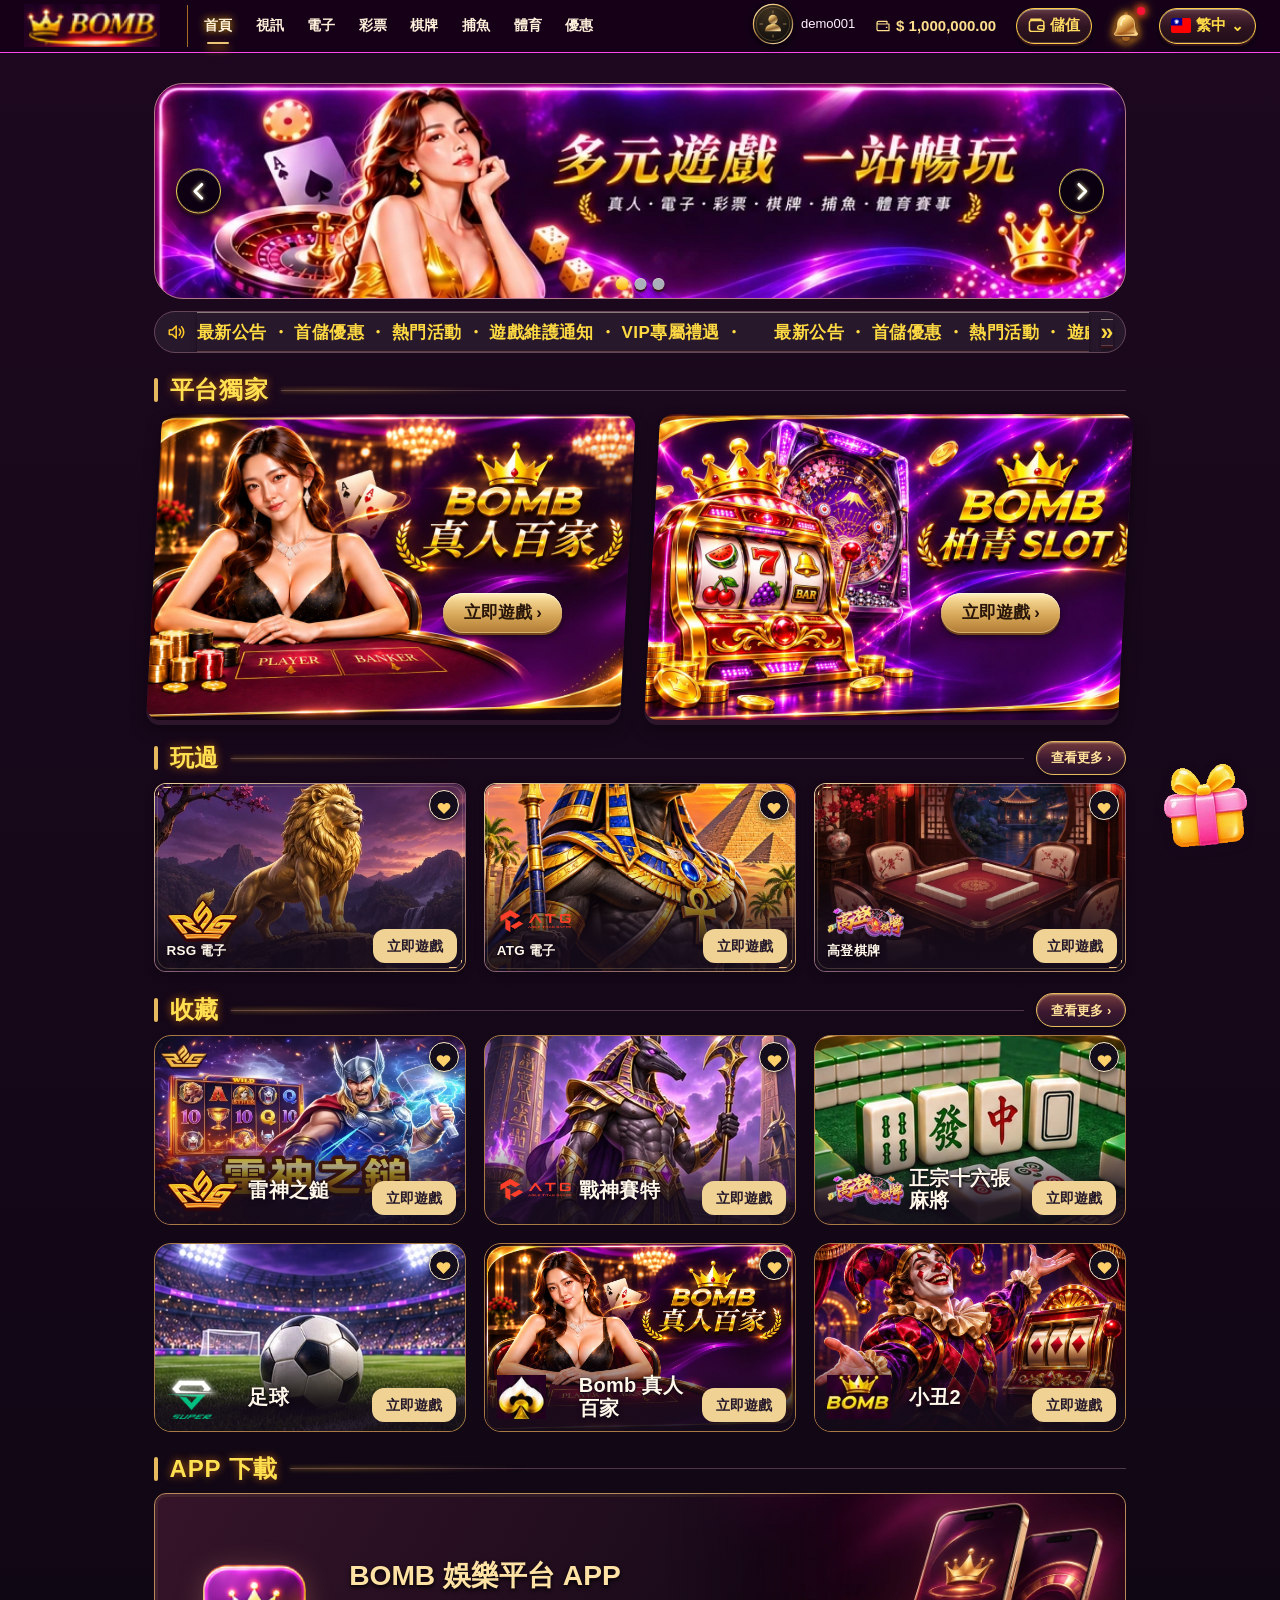
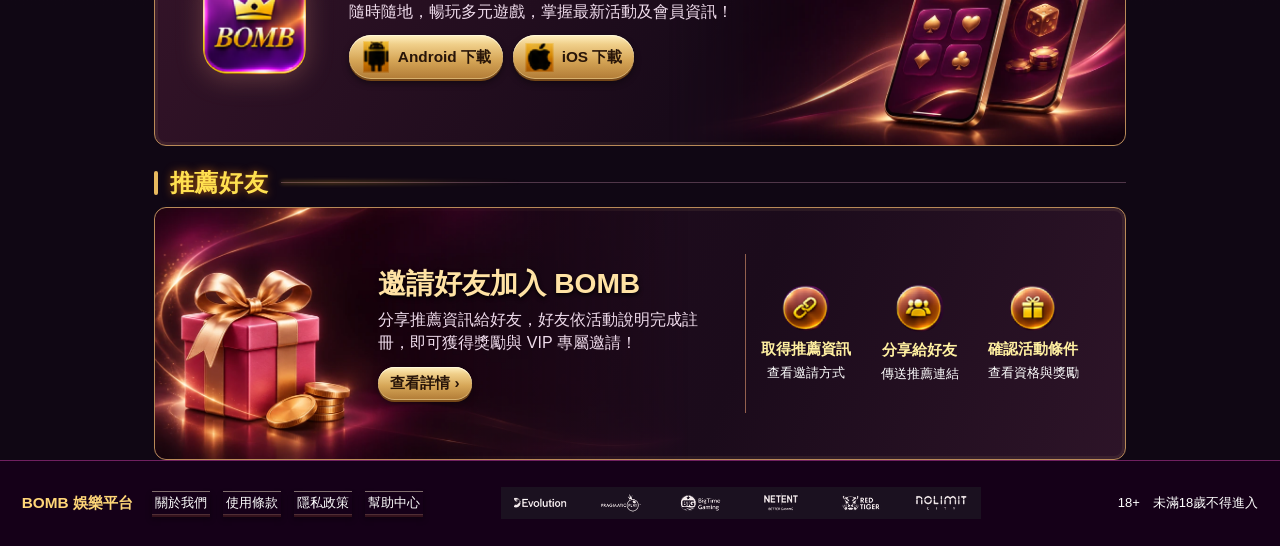
<file: assets/index.html>
<!doctype html><html lang="zh-Hant"><head><meta charset="utf-8"><title>BOMB 娛樂平台</title><script>location.replace("../index.html"+location.search+location.hash);</script></head><body><a href="../index.html">前往 BOMB 娛樂平台</a></body></html>
</file>
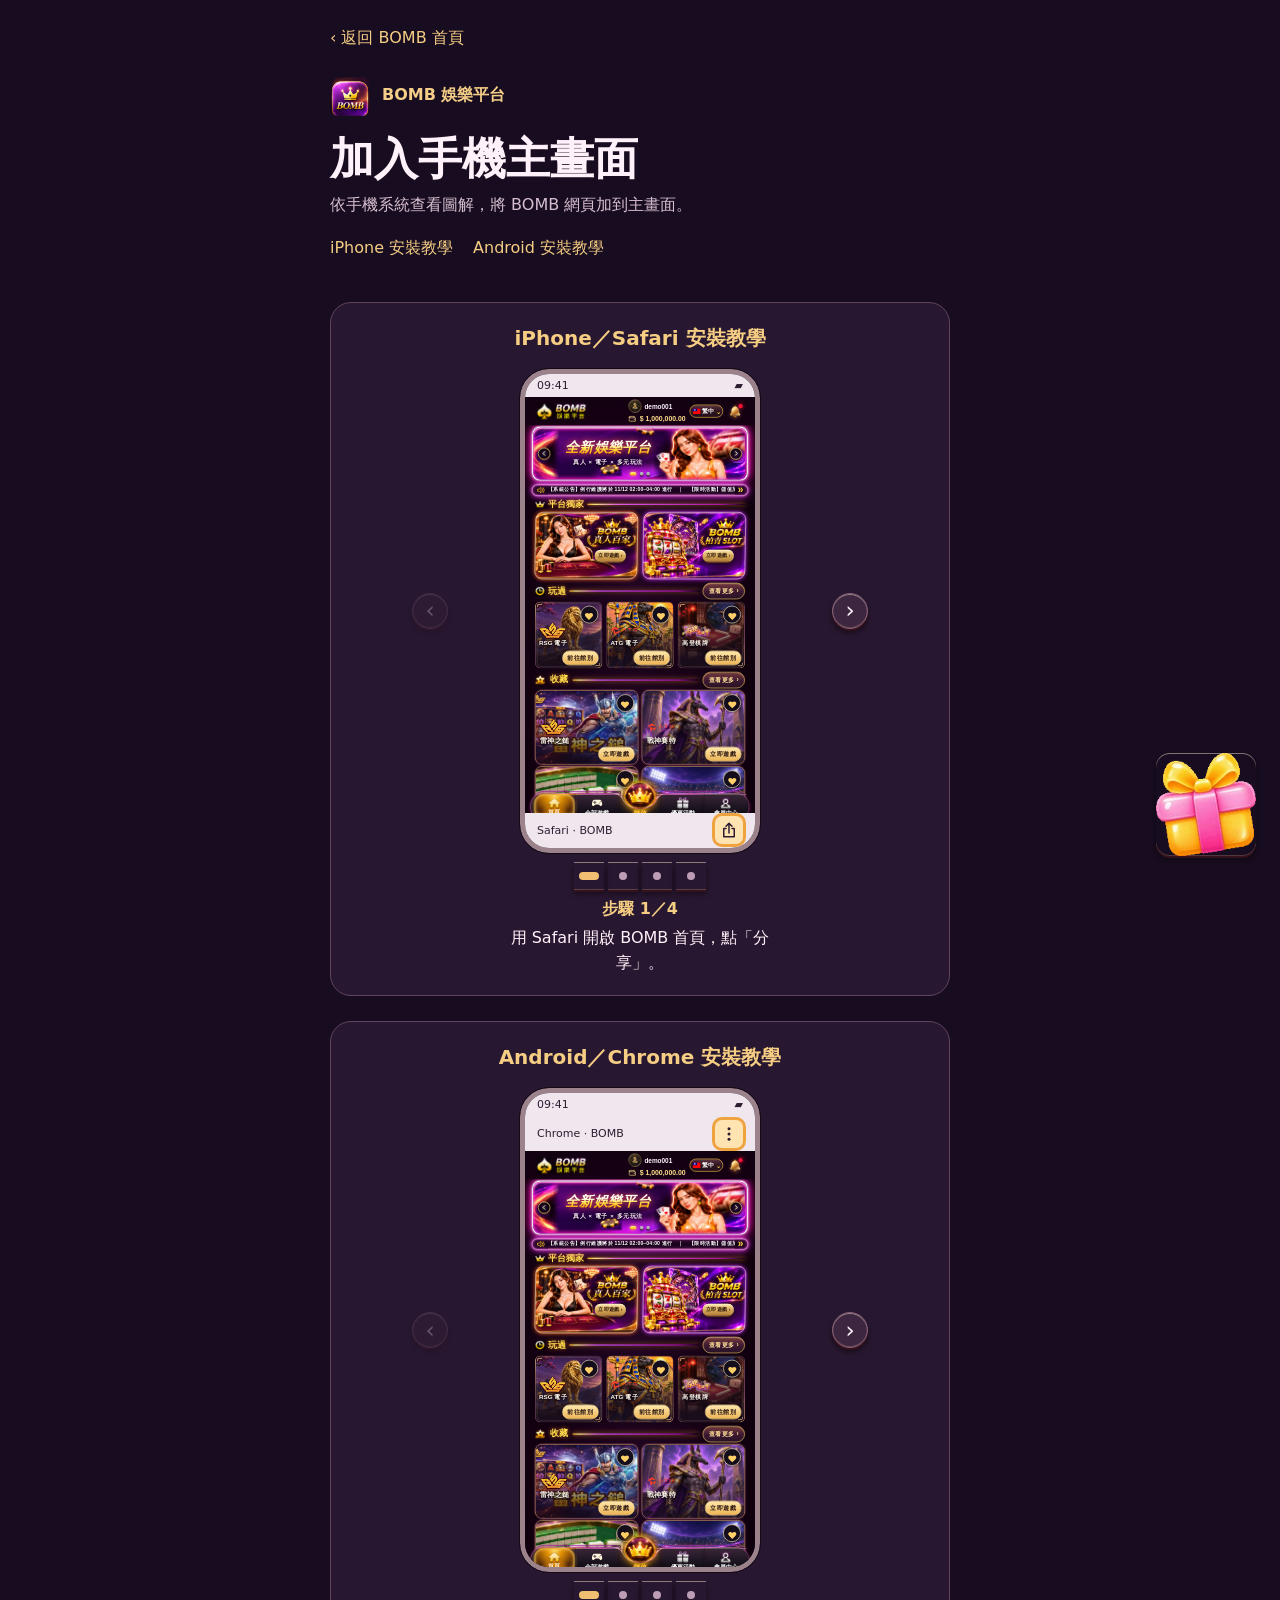
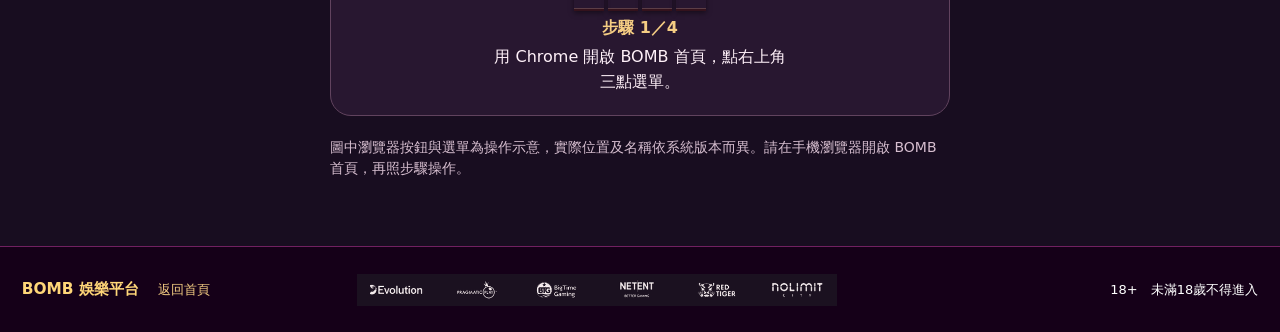
<file: app-guide.html>
<!doctype html>
<html lang="zh-Hant">
<head>
<meta charset="utf-8">
<meta name="viewport" content="width=device-width,initial-scale=1">
<title>BOMB｜加入手機主畫面</title>
<style>
*{box-sizing:border-box}
body{margin:0;background:#180d20;color:#fff1f9;font:16px/1.55 system-ui,"Microsoft JhengHei",sans-serif}
button,a{font:inherit;color:inherit}
a{color:#f5cd83;text-decoration:none}
button{cursor:pointer}
:focus-visible{outline:2px solid #ffd17e;outline-offset:3px}
main{width:min(100% - 32px,620px);margin:auto;padding:26px 0 66px}
header{padding:25px 0 16px}
.brand{display:flex;align-items:center;gap:12px;color:#f4cd87;font-weight:700}
.brand img{width:40px;height:40px}
h1{font-size:clamp(29px,7vw,44px);line-height:1.15;margin:18px 0 9px}
header p,.guide-note{margin:0;color:#d6becf}
nav{display:flex;gap:20px;margin:18px 0 0}
.tutorial{scroll-margin-top:14px;margin-top:25px;padding:20px 9px;border:1px solid #61435e;border-radius:21px;background:#281730;text-align:center}
.tutorial h2{margin:0 0 15px;font-size:20px;color:#f5cd83}
.stage{display:grid;grid-template-columns:minmax(34px,1fr) minmax(0,240px) minmax(34px,1fr);align-items:center}
.arrow{justify-self:center;width:36px;height:36px;border:1px solid #87607a;border-radius:50%;background:#3c2640;font-size:23px;line-height:1}
.arrow:disabled{opacity:.28;cursor:default}
.phone{height:484px;position:relative;overflow:hidden;border:5px solid #9c828b;outline:1px solid #130a16;border-radius:29px;background:#160d1e}
.screen{position:absolute;inset:23px 0 35px;overflow:hidden}
.screen iframe{width:390px;height:720px;transform:scale(var(--preview-scale,.59));transform-origin:top left;border:0;pointer-events:none}
.status,.browser-bar{position:absolute;left:0;right:0;background:#f0e6ee;color:#2c1d30;font-size:11px;display:flex;align-items:center;padding:0 12px;z-index:1}
.status{height:23px;top:0;justify-content:space-between}
.browser-bar{height:35px;bottom:0;justify-content:space-between}
[data-os="android"] .browser-bar{bottom:auto;top:23px}
[data-os="android"] .screen{top:58px;bottom:0}
.trigger{width:28px;height:28px;border-radius:7px;display:grid;place-items:center;font-size:18px}
.trigger svg{width:18px;height:18px;display:block}
.phone[data-step="0"] .trigger{outline:3px solid #efa33f;background:#ffe3b0}
.overlay{position:absolute;z-index:2;inset:0;display:grid;align-content:end;padding:14px;background:#10061888}
.overlay[hidden]{display:none}
.sheet{background:#f7eef5;color:#2d1a30;border-radius:14px;padding:16px 10px;text-align:left;font-size:13px}
.sheet p{margin:0 0 12px;font-weight:700}
.sheet strong{display:block;padding:9px 5px;border:2px solid #dc8f29;border-radius:7px;background:#ffebca}
.complete-phone{display:block;width:100%;height:484px;object-fit:contain}
.complete-phone[hidden]{display:none}
.dots{display:flex;justify-content:center;gap:4px;margin:9px 0 7px}
.dot{width:30px;height:28px;padding:0;border:0;background:none;display:grid;place-items:center}
.dot::before{content:"";height:8px;width:8px;background:#bd9db6;border-radius:20px}
.dot[aria-current="step"]::before{width:20px;background:#f0bf71}
.caption{min-height:77px;max-width:320px;margin:0 auto;padding:0 10px}
.caption strong{display:block;color:#f5cd83}
.caption p{margin:4px 0 0}
.guide-note{margin-top:21px;font-size:14px}
</style>
<link rel="stylesheet" href="bomb-final.css?v=44">
<style>.floating{display:none}
@media(min-width:900px){
.floating{position:fixed;display:grid;justify-items:center;gap:8px;right:24px;bottom:44px;z-index:90;touch-action:none}
.floating[style*="top:"]{bottom:auto}
#floatActions{display:grid;gap:7px}
#floatActions[hidden]{display:none}
#floatActions button,#floatToggle{cursor:pointer;color:white;background:#561b46;border:1px solid #f7cbef;border-radius:14px;padding:6px;min-width:80px}
#floatActions button{display:grid;justify-items:center;gap:4px}
#floatActions svg{width:32px;height:32px;fill:none;stroke:currentColor;stroke-width:2.7}
#floatToggle.is-collapsed{width:100px;padding:0;background:transparent;border:0}
.float-gift-icon{width:100%;display:block;pointer-events:none}
}
#bombQuickPanel{position:fixed;z-index:92;width:min(340px,calc(100vw - 100px));max-height:calc(100dvh - 30px);overflow:auto;padding:15px 14px 13px;border:1.5px solid #f3a9e4;border-radius:18px;background:linear-gradient(155deg,#501238 0%,#300b2a 70%,#27051e 100%);box-shadow:0 0 15px #ff5ce484, inset 0 0 16px #ff74c01f;color:#fff6e7;font-family:inherit}
#bombQuickPanel[hidden]{display:none!important}
#bombQuickPanel *{box-sizing:border-box}
.bqp-head{display:flex;gap:10px;align-items:center;padding-right:22px;margin-bottom:10px}
.bqp-icon{flex:none;width:42px;height:42px;display:grid;place-items:center;border:1px solid #f2bc75;border-radius:12px;background:linear-gradient(145deg,#7f1b55,#3e0a35);box-shadow:0 0 9px #f991a077;font-size:22px}
.bqp-title{font-size:19px;font-weight:800;color:#ffd75c}.bqp-sub{font-size:11px;color:#efd5e6;line-height:1.7;margin-top:4px}
.bqp-close{position:absolute;top:8px;right:10px;color:#ffe286;background:none;border:0;font-size:22px;cursor:pointer;line-height:1;padding:3px}
.bqp-items{display:grid;gap:7px;margin-top:11px}
.bqp-item{display:flex;gap:10px;align-items:center;width:100%;border:1px solid #a05283;border-radius:11px;padding:10px 11px;color:#ffe58c;text-align:left;background:#5b204a73;cursor:pointer;font:inherit;min-height:52px}
.bqp-item:hover,.bqp-item:focus-visible{background:#74345b;border-color:#ffd77e;outline:none}
.bqp-num{display:grid;place-items:center;flex:none;width:23px;height:23px;color:#281007;font-weight:800;font-size:12px;border-radius:50%;background:linear-gradient(#fff29f,#ffc51e)}
.bqp-rowtext{display:flex;flex-direction:column;gap:2px;flex:1}.bqp-rowtext strong{font-size:14px}.bqp-rowtext small{color:#d9aecb;font-size:10px}.bqp-chevron{font-size:17px;color:#ffe270}
.bqp-cta{display:block;width:100%;margin-top:11px;padding:10px 14px;border:0;border-radius:999px;background:linear-gradient(#fff7b2,#ffd43a 55%,#ec9d09);box-shadow:0 3px 11px #ffac4891;color:#2b1700;font-weight:900;font-size:15px;cursor:pointer}
.bqp-foot{margin:8px 0 0;text-align:center;font-size:10px;color:#b989ad}
@media(max-width:899px){#bombQuickPanel{display:none!important}}

</style>
<script src="app-install.js?v=43" defer></script><script src="demo-member.js" defer></script>
<link rel="stylesheet" href="shared-footer.css?v=56">
<script id="bomb-site-theme-js">
(() => {
  const key = 'bomb-site-settings';
  const themes = new Set(['original', 'red', 'navy', 'indigo', 'bronze', 'white', 'gold']);
  let settings = { theme: 'original', volume: 100, haptics: false };

  function restore() {
    try {
      const stored = JSON.parse(localStorage.getItem(key));
      if (!stored) return;
      const theme = { d:'white', e:'white', f:'bronze', g:'white', h:'gold' }[stored.theme] ?? stored.theme;
      settings = {
        theme: themes.has(theme) ? theme : 'original',
        volume: Number.isInteger(stored.volume) && stored.volume >= 0 && stored.volume <= 100 ? stored.volume : 100,
        haptics: stored.haptics === true
      };
    } catch { /* Use the current settings when storage is unavailable. */ }
  }

  function applyTheme() {
    if (settings.theme === 'original') delete document.documentElement.dataset.siteTheme;
    else document.documentElement.dataset.siteTheme = settings.theme;
  }

  function applyVolume() {
    for (const media of document.querySelectorAll('audio,video')) {
      media.volume = settings.volume / 100;
    }
  }

  restore();
  applyTheme();
  const previewTheme = location.pathname.endsWith('/index.html') && window.parent !== window
    ? new URLSearchParams(location.search).get('theme-preview') : null;
  if (themes.has(previewTheme)) {
    settings.theme = previewTheme;
    applyTheme();
    return;
  }

  const initControls = () => {
    const preview = document.querySelector('#site-home-preview');
    const saveTheme = document.querySelector('#site-theme-save');
    const themeStatus = document.querySelector('#site-theme-status');
    let draftTheme = settings.theme;

    function refreshPreview() {
      if (!preview) return;
      const src = 'index.html?theme-preview=' + encodeURIComponent(draftTheme);
      if (preview.getAttribute('src') !== src) preview.setAttribute('src',src);
      saveTheme.disabled = draftTheme === settings.theme;
    }

    const volume = document.querySelector('#site-volume');
    const volumeOutput = document.querySelector('#site-volume-value');
    const haptics = document.querySelector('#site-haptics');
    const status = document.querySelector('#site-haptic-status');

    function refresh() {
      applyTheme();
      applyVolume();
      for (const option of document.querySelectorAll('[name="site-theme"]')) {
        option.checked = option.value === draftTheme;
      }
      if (volume) {
        volume.value = settings.volume;
        volumeOutput.textContent = settings.volume + '%';
      }
      if (haptics) haptics.checked = settings.haptics;
      refreshPreview();
    }

    function save() {
      try { localStorage.setItem(key, JSON.stringify(settings)); }
      catch { /* Preferences still work in the current page. */ }
      refresh();
    }

    document.querySelector('#site-theme-options')?.addEventListener('change', event => {
      if (!event.target.matches('[name="site-theme"]')) return;
      if (!themes.has(event.target.value)) return;
      draftTheme = event.target.value;
      themeStatus.textContent = draftTheme === settings.theme ? '' : '預覽中，尚未儲存。';
      refreshPreview();
    });
    saveTheme?.addEventListener('click', () => {
      settings.theme = draftTheme;
      save();
      themeStatus.textContent = '配色已儲存。';
    });
    volume?.addEventListener('input', () => {
      settings.volume = Number(volume.value);
      save();
    });
    let audioContext;
    document.querySelector('#site-volume-test')?.addEventListener('click', async () => {
      if (!window.AudioContext || settings.volume === 0) return;
      try {
        audioContext ??= new AudioContext();
        await audioContext.resume();
        const now = audioContext.currentTime;
        const tone = audioContext.createOscillator();
        const level = audioContext.createGain();
        tone.frequency.value = 520;
        level.gain.setValueAtTime(0, now);
        level.gain.linearRampToValueAtTime(settings.volume / 100 * 0.12, now + 0.03);
        level.gain.linearRampToValueAtTime(0, now + 0.28);
        tone.connect(level).connect(audioContext.destination);
        tone.start(now);
        tone.stop(now + 0.28);
      } catch { /* Sound preview is optional on browsers that block audio. */ }
    });
    haptics?.addEventListener('change', () => {
      settings.haptics = haptics.checked;
      save();
      if (settings.haptics && !navigator.vibrate?.(18)) {
        status.textContent = '此瀏覽器目前無法播放震動。';
      } else {
        status.textContent = '';
      }
    });
    document.addEventListener('click', event => {
      if (!settings.haptics || !matchMedia('(max-width:899px) and (pointer:coarse)').matches) return;
      if (!event.target.closest('button:not(:disabled),a[href],.deposit-tile')) return;
      navigator.vibrate?.(12);
    });
    document.addEventListener('play', event => {
      if (event.target.matches('audio,video')) event.target.volume = settings.volume / 100;
    }, true);
    window.addEventListener('storage', event => {
      if (event.key !== key) return;
      const wasSaved = draftTheme === settings.theme;
      restore();
      if (wasSaved) draftTheme = settings.theme;
      refresh();
    });
    window.addEventListener('pageshow', () => {
      const wasSaved = draftTheme === settings.theme;
      restore();
      if (wasSaved) draftTheme = settings.theme;
      refresh();
    });
    refresh();
  };

  if (document.readyState === 'loading') document.addEventListener('DOMContentLoaded', initControls, { once:true });
  else initControls();
})();
</script>
</head>
<body>
<div class="app-install-strip" hidden>
  <img src="assets/app_logo.png" alt="" width="32" height="32">
  <strong>BOMB 娛樂平台</strong>
  <a class="app-install-link" href="#install-guides">APP 下載</a>
  <button class="app-install-dismiss" type="button" aria-label="關閉 APP 下載提示">×</button>
</div>
<main>
<a href="index.html">‹ 返回 BOMB 首頁</a>
<header id="install-guides">
<div class="brand"><img src="assets/app_logo.png" alt="">BOMB 娛樂平台</div>
<h1>加入手機主畫面</h1>
<p>依手機系統查看圖解，將 BOMB 網頁加到主畫面。</p>
<nav aria-label="系統教學"><a href="#ios">iPhone 安裝教學</a><a href="#android">Android 安裝教學</a></nav>
</header>
<div id="tutorials"></div>
<p class="guide-note">圖中瀏覽器按鈕與選單為操作示意，實際位置及名稱依系統版本而異。請在手機瀏覽器開啟 BOMB 首頁，再照步驟操作。</p>
</main>
<script>
const guides = [
  { id:'ios', title:'iPhone／Safari 安裝教學', browser:'Safari', trigger:'<svg viewBox="0 0 24 24" fill="none" stroke="currentColor" stroke-width="2" stroke-linecap="round" stroke-linejoin="round"><path d="M8 10H5v11h14V10h-3m-4 6V3m-4 4 4-4 4 4"/></svg>', steps:[
    ['用 Safari 開啟 BOMB 首頁，點「分享」。'],
    ['在分享選單往下找，點「加入主畫面」。','Safari 分享選單','＋ 加入主畫面'],
    ['確認名稱後點「加入」。如有「以網頁 App 開啟」選項，可先開啟。','加入主畫面','加入'],
    ['回到手機主畫面，點 BOMB 圖示即可開啟網頁。']
  ]},
  { id:'android', title:'Android／Chrome 安裝教學', browser:'Chrome', trigger:'<svg viewBox="0 0 24 24" fill="currentColor"><circle cx="12" cy="5" r="2"/><circle cx="12" cy="12" r="2"/><circle cx="12" cy="19" r="2"/></svg>', steps:[
    ['用 Chrome 開啟 BOMB 首頁，點右上角三點選單。'],
    ['在選單中點「加到主畫面」。','Chrome 選單','＋ 加到主畫面'],
    ['選擇「建立捷徑」，再確認新增。','加到主畫面','建立捷徑'],
    ['回到手機主畫面，點 BOMB 圖示即可開啟網頁。']
  ]}
];

for (const guide of guides) {
  const section=document.createElement('section');
  section.className='tutorial';
  section.id=guide.id;
  section.dataset.os=guide.id;
  section.innerHTML=`
    <h2>${guide.title}</h2>
    <div class="stage">
      <button class="arrow previous" type="button" aria-label="上一步">‹</button>
      <div class="phone" data-step="0">
        <div class="status" aria-hidden="true"><span>09:41</span><span>▰</span></div>
        <div class="screen" inert><iframe src="index.html?preview=app-guide" title="BOMB 手機版首頁" loading="lazy" tabindex="-1"></iframe></div>
        <div class="browser-bar" aria-hidden="true"><span>${guide.browser} · BOMB</span><span class="trigger">${guide.trigger}</span></div>
        <div class="overlay" hidden><div class="sheet"><p></p><strong></strong></div></div>

      </div>
      <img class="complete-phone" src="assets/app-guide/${guide.id}-home-screen.png" alt="${guide.title}完成畫面，BOMB 捷徑已出現在手機主畫面" loading="lazy" hidden>
      <button class="arrow next" type="button" aria-label="下一步">›</button>
    </div>
    <div class="dots">${guide.steps.map((_,i)=>`<button type="button" class="dot" data-step="${i}" aria-label="步驟 ${i+1}"></button>`).join('')}</div>
    <div class="caption" aria-live="polite"><strong></strong><p></p></div>`;
  const find=selector=>section.querySelector(selector);
  const dots=[...section.querySelectorAll('.dot')];
  const preview=find('.screen');
  new ResizeObserver(([entry]) => {
    preview.style.setProperty('--preview-scale', entry.contentRect.width / 390);
  }).observe(preview);
  let step=0;
  function render(index) {
    step=index;
    const [text, title, item]=guide.steps[step];
    find('.phone').dataset.step=step;
    find('.previous').disabled=step===0;
    find('.next').disabled=step===guide.steps.length-1;
    find('.overlay').hidden=!title;
    find('.sheet p').textContent=title||'';
    find('.sheet strong').textContent=item||'';
    const complete=step===guide.steps.length-1;
    find('.phone').hidden=complete;
    find('.complete-phone').hidden=!complete;
    find('.caption strong').textContent=`步驟 ${step+1}／${guide.steps.length}`;
    find('.caption p').textContent=text;
    dots.forEach((dot,i)=>dot.setAttribute('aria-current',i===step?'step':'false'));
  }
  find('.previous').addEventListener('click',()=>render(step-1));
  find('.next').addEventListener('click',()=>render(step+1));
  dots.forEach((dot,i)=>dot.addEventListener('click',()=>render(i)));
  render(0);
  document.getElementById('tutorials').append(section);
}
if (location.hash) document.getElementById(location.hash.slice(1))?.scrollIntoView();
</script>
<aside class="floating" aria-label="快速工具"><div id="floatActions" hidden><button data-action="help" aria-label="客服中心"><svg viewBox="0 0 40 40" aria-hidden="true" focusable="false"><path d="M6 24v-4a14 14 0 0 1 28 0v4m0 6c0 5-4 7-9 7"/><rect x="5" y="19" width="6" height="12" rx="2"/><rect x="29" y="19" width="6" height="12" rx="2"/></svg><span>客服中心</span></button><button data-action="promo" aria-label="優惠活動"><svg viewBox="0 0 40 40" aria-hidden="true" focusable="false"><rect x="5" y="15" width="30" height="8" rx="2"/><path d="M8 23v13h24V23M20 15v21m0-21c-15 0-12-12-5-8l5 8c15 0 12-12 5-8z"/></svg><span>優惠活動</span></button><button data-action="referral" aria-label="推薦好友"><svg viewBox="0 0 40 40" aria-hidden="true" focusable="false"><circle cx="14" cy="13" r="6"/><circle cx="28" cy="12" r="6"/><path d="M4 33v-2a10 10 0 0 1 20 0v2zm22-12a9 9 0 0 1 10 9v3h-7"/></svg><span>推薦好友</span></button></div><button id="floatToggle" class="is-collapsed" aria-expanded="false" aria-controls="floatActions" aria-label="展開工具列"><img src="assets/desktop-home/gift.webp" alt="" aria-hidden="true" class="float-gift-icon"></button></aside><dialog id="guide-tools-dialog"><h3></h3><p></p><form method="dialog"><button>關閉</button></form></dialog>
<script>
function showModal(title,message) {
  const panel = document.querySelector('#guide-tools-dialog');
  panel.querySelector('h3').textContent = title;
  panel.querySelector('p').textContent = message;
  panel.showModal();
}
</script><script src="site-2.js?v=48"></script><script src="site-3.js"></script><footer class="footer shared-footer"><span>BOMB 娛樂平台</span><div><a href="index.html">返回首頁</a></div><picture class="footer-partners"><source media="(prefers-reduced-motion: reduce)" srcset="assets/desktop-home/partners.webp"><img src="assets/desktop-home/partners.gif" width="900" height="60" alt="合作商"></picture><span>18+　未滿18歲不得進入</span></footer><link rel="stylesheet" href="button-depth.css">
<style id="bomb-site-theme-css">
#settingsView .settings-back { display:none; }
.settings-panel {
  margin:14px 0; padding:clamp(12px,2vw,22px); border:1px solid #8a6650;
  border-radius:12px; background:#281629; color:#fff0d8;
}
.settings-panel h2 { margin:0 0 14px; font-size:18px; }
.settings-options {
  display:grid; grid-template-columns:repeat(auto-fit,minmax(min(100%,120px),1fr));
  gap:10px; padding:0; margin:0; border:0; min-inline-size:0;
}
.settings-option { position:relative; display:grid; gap:6px; cursor:pointer; }
.settings-option input { position:absolute; inset:0; opacity:0; width:100%; height:100%; margin:0; cursor:pointer; }
.settings-option span {
  display:grid; gap:5px; align-content:start; height:100%; padding:7px;
  border:1px solid #a089756e; border-radius:8px; font-weight:650;
}
.settings-option small { font-size:12px; font-weight:500; }
.settings-option input:checked + span { outline:2px solid #d4a65d; outline-offset:-2px; }
.settings-option input:focus-visible + span { outline:2px solid #b08341; outline-offset:2px; }
.settings-option i {
  display:block; height:26px; border-radius:5px; border:1px solid #8e795a;
  background:linear-gradient(106deg,var(--swatch-base) 0 55%,var(--swatch-panel) 55% 80%,var(--swatch-accent,#d6aa61) 80%);
}
.settings-original { --swatch-base:#1d081f; --swatch-panel:#421c35; }
.settings-volume { display:flex; flex-wrap:wrap; align-items:center; gap:10px; }
.settings-volume input { flex:1 1 130px; min-width:0; accent-color:#c89649; }
.settings-volume output { min-width:45px; text-align:end; font-variant-numeric:tabular-nums; }
.settings-volume button { padding:6px 14px; }
.settings-haptics { display:none; }
@media (max-width:899px) {
  #settingsView .settings-back { display:inline-flex; margin-block-end:10px; }
  .settings-haptics { display:block; }
  .settings-haptics label { display:flex; justify-content:space-between; align-items:center; gap:12px; }
  .settings-haptics input { width:22px; height:22px; accent-color:#c89649; }
  #site-haptic-status:empty { display:none; }
}


html[data-site-theme] body {
  background:var(--site-bg) !important;
  color:var(--site-heading);
}
html[data-site-theme] body :is(.top,.mobile-bottom,.mobile-nav,#bombQuickPanel,.dropdown,.floating) {
  background-color:#252426;
}
html[data-site-theme] body :is(.top,.mobile-bottom,.mobile-nav,#bombQuickPanel,.dropdown) {
  background-image:linear-gradient(180deg,#333236,#202023) !important;
  border-color:#746852;
  color:var(--site-bar-ink);
}
html[data-site-theme] body :is(
  .deposit-side,.deposit-tile,.deposit-notes,.withdraw-form,.withdraw-turnover,
  .profile-panel,.member-tile-panel,.personal-account,.transfer-grid li,.transfer-toolbar,
  .catalog-card,.catalog-categories,.desktop-game-card,.announcement,.news,.settings-panel,
  #bombQuickPanel .bqp-item
) {
  background:var(--site-surface) !important;
  border-color:var(--site-edge) !important;
  color:var(--site-ink);
}
html[data-site-theme] body :is(.deposit-content > div > h1,.deposit-content header > h1,.deposit-content legend,.section-head h2) {
  color:var(--site-heading);
}
html[data-site-theme] body :is(.deposit-tile strong,.deposit-tile .deposit-range,.deposit-side h2,
  .withdraw-count-label,.withdraw-count-value,.withdraw-count-value strong,.withdraw-row output,
  .withdraw-row strong,.withdraw-form small,.deposit-notes h2,#depositForm :is(h2,label[for])) {
  color:var(--site-ink);
}
html[data-site-theme] body :is(.bind-form,#depositForm) :is(input:not([type="radio"],[type="checkbox"]),select) {
  background:var(--site-field);
  border-color:var(--site-edge);
  color:var(--site-ink);
}
html[data-site-theme] :is(.deposit-side,.member-tile-panel) :is(a,button):not([aria-current="page"],.goldbtn) {
  color:var(--site-ink);
}

/* The preview uses the same color tokens as the surrounding page. */
.settings-preview {
  margin-block-start:16px; overflow:hidden; border:1px solid var(--site-edge,#89614e);
  border-radius:10px; background:var(--site-bg,#1d081f); color:var(--site-heading,#ffe2a0);
}
.settings-preview header {
  display:flex; align-items:center; justify-content:space-between; gap:8px;
  padding:9px 12px; background:var(--site-surface,#421c35); color:var(--site-ink,#fff0d8);
}
.settings-preview header small { font-size:12px; }
.settings-preview-body { padding:clamp(10px,2vw,16px); }
.settings-preview-body > strong { display:block; margin-block-end:8px; }
.settings-preview-card {
  display:flex; flex-wrap:wrap; align-items:center; justify-content:space-between; gap:8px;
  padding:10px; border:1px solid var(--site-edge,#89614e); border-radius:8px;
  background:var(--site-surface,#421c35); color:var(--site-ink,#fff0d8);
}
.settings-preview-action {
  padding:5px 9px; border:1px solid #e0b370; border-radius:8px;
  color:#2d2116; background:linear-gradient(#fff1c1,#cca056);
}

@media (min-width:900px) {
  html body .deposit-layout .deposit-side > nav > :is(a,button) {
    display:flex; justify-content:center; align-items:center; gap:6px; text-align:center;
    min-height:38px; padding-inline:10px;
  }
  html body .deposit-layout .deposit-side :is(h2,nav h2) { text-align:center; }
}
@media (max-width:899px) {
  .member-mobile-services .member-download-tile { grid-column:1/-1; }
  .member-mobile-services .member-download-tile a {
    grid-auto-flow:column; justify-content:center; align-items:center; gap:8px; min-height:44px;
  }
  .member-download-tile .account-tile-icon { width:24px; height:24px; padding:3px; }
}

/* Use theme colors for both the resting surface and its interaction states. */
html[data-site-theme] {
  --site-active:#684c29;
  --site-raise:inset 0 1px 0 #fff5dc50,0 2px 0 color-mix(in srgb,var(--site-edge),#121212 35%),0 4px 5px #0003;
  --site-pressed:inset 0 2px 4px #0004,0 1px 2px #0004;
}
html[data-site-theme] body :is(
  .deposit-layout .deposit-side nav > :is(a,button),.account-tiles > :is(a,button),
  .catalog-categories button,.catalog-favorites,.profile-tabs button,.inbox-filters button,
  .deposit-quick button,.outline-gold,.bind-tabs button,.room-transfer [data-confirm],
  .bqp-item,.modal-content-list button
) {
  background:var(--site-surface) !important; color:var(--site-ink) !important;
  border-color:var(--site-edge) !important; box-shadow:var(--site-raise) !important;
}
html[data-site-theme] body :is(
  .deposit-layout .deposit-side nav > :is(a,button),.account-tiles > :is(a,button),
  .catalog-categories button,.catalog-favorites,.profile-tabs button,.inbox-filters button,
  .deposit-quick button,.outline-gold,.bind-tabs button,.room-transfer [data-confirm],
  .bqp-item,.modal-content-list button
):is(:hover,:focus-visible):not(:disabled,[aria-disabled="true"]) {
  background:color-mix(in srgb,var(--site-surface),var(--site-accent) 16%) !important;
  border-color:var(--site-accent) !important;
}
html[data-site-theme] body :is(
  .deposit-layout nav,.catalog-categories,.profile-tabs,.inbox-filters,.bind-tabs,.primary-menu,.mobile-bottom
) :is([aria-current="page"],[aria-current="location"],[aria-pressed="true"],.selected,.active) {
  background:var(--site-action) !important;
  color:var(--site-action-ink) !important; border-color:var(--site-accent) !important;
}
html[data-site-theme] body .mobile-bottom :is([aria-current="page"],.active) :is(svg,span) { color:inherit; }
html[data-site-theme] body :is(
  .deposit-layout nav > :is(a,button),.catalog-categories button,.outline-gold,.goldbtn,.catalog-favorites,
  .profile-tabs button,.inbox-filters button,.deposit-quick button,.bqp-item,.modal-content-list button
):active:not(:disabled,[aria-disabled="true"]) { box-shadow:var(--site-pressed) !important; }

html[data-site-theme] body :is(
  .modal,.bank-examples,.room-transfer,.saved-games-dialog,#saved-games-dialog,
  .live-detail-dialog,#event-details,#sports-event,#bombQuickPanel,.avatar-dialog,
  .catalog-controls input,.marquee,.catalog-card footer,.desktop-game-caption,
  .member-app-tile,.withdraw-turnover,.room-transfer-direction div
) {
  background:var(--site-surface) !important; color:var(--site-ink) !important;
  border-color:var(--site-edge) !important;
}
html[data-site-theme] body :is(.catalog-controls input,.room-transfer input,.modal input) {
  background:var(--site-field) !important; color:var(--site-ink) !important;
  border-color:var(--site-edge) !important;
}
html[data-site-theme] body :is(.catalog-controls input,.room-transfer input,.modal input)::placeholder {
  color:var(--site-ink); opacity:.7;
}
html[data-site-theme] body :is(
  .modal,.bank-examples,.room-transfer,.live-detail-dialog,#saved-games-dialog,
  #bombQuickPanel,.catalog-card footer,.desktop-game-caption,.withdraw-turnover
) :is(h1,h2,h3,p,strong,small,output,.bqp-title,.bqp-sub,.bqp-chevron) {
  color:var(--site-ink); text-shadow:none;
}
html[data-site-theme] body .room-transfer header { background:var(--site-field); }
html[data-site-theme] body :is(.hero,.marquee,.mobile-bottom,.mobile-nav,.catalog-card) {
  border-color:var(--site-edge) !important; box-shadow:0 3px 9px #0003 !important;
}
html[data-site-theme] body :is(.hero)::before,
html[data-site-theme] body :is(.mobile-bottom,.mobile-nav)::before {
  border-color:var(--site-edge) !important; box-shadow:none !important;
}
html[data-site-theme] body :is(.catalog-group h2,.desktop-game-section h2,.marquee a) { color:var(--site-heading); }
html[data-site-theme] body .marquee a { color:var(--site-ink); }
html[data-site-theme] body .account-tiles .account-tile-icon { color:inherit; }
html[data-site-theme] body .deposit-layout nav [aria-current="page"] .account-tile-icon { color:#523819; }

.settings-red { --swatch-base:#121212; --swatch-panel:#441012; --swatch-accent:#ffb464; }
html[data-site-theme="red"] {
  --site-bg:#121212; --site-surface:#441012; --site-field:#280a0b; --site-ink:#fff1dc;
  --site-heading:#ffd08a; --site-edge:#794039; --site-bar:#211314; --site-bar-ink:#ffe6d4; --site-accent:#ffb464;
  --site-action:linear-gradient(#a51e19,#620906); --site-action-ink:#fff7e9;
}

.settings-navy { --swatch-base:#090f26; --swatch-panel:#142348; --swatch-accent:#e9c578; }
html[data-site-theme="navy"] {
  --site-bg:#090f26; --site-surface:#142348; --site-field:#101a36; --site-ink:#eef2ff;
  --site-heading:#f0d69b; --site-edge:#526184; --site-bar:#101a34; --site-bar-ink:#eef2ff; --site-accent:#e9c578;
  --site-action:linear-gradient(#ead091,#bc8c47); --site-action-ink:#24160a;
}

.settings-indigo { --swatch-base:#100d1d; --swatch-panel:#241936; --swatch-accent:#dfbf83; }
html[data-site-theme="indigo"] {
  --site-bg:#100d1d; --site-surface:#241936; --site-field:#1a1229; --site-ink:#f6edff;
  --site-heading:#f1d49c; --site-edge:#634a7d; --site-bar:#191126; --site-bar-ink:#f6edff; --site-accent:#dfbf83;
  --site-action:linear-gradient(#70519c,#3b245e); --site-action-ink:#fff7e9;
}

.settings-bronze { --swatch-base:#21160f; --swatch-panel:#38241a; --swatch-accent:#e1a765; }
html[data-site-theme="bronze"] {
  --site-bg:#21160f; --site-surface:#38241a; --site-field:#2b1b13; --site-ink:#fff0dc;
  --site-heading:#f1c287; --site-edge:#805b42; --site-bar:#2c1c14; --site-bar-ink:#fff0dc; --site-accent:#e1a765;
  --site-action:linear-gradient(#a06b36,#613716); --site-action-ink:#fff7e9;
}

.settings-white { --swatch-base:#f9f8f6; --swatch-panel:#eeedea; --swatch-accent:#242321; }
html[data-site-theme="white"] {
  --site-bg:#f9f8f6; --site-surface:#eeedea; --site-field:#ffffff; --site-ink:#232220;
  --site-heading:#222120; --site-edge:#ada9a2; --site-bar:#ffffff; --site-bar-ink:#232220; --site-accent:#242321;
  --site-action:linear-gradient(#363533,#171715); --site-action-ink:#fff7e9;
}

.settings-gold { --swatch-base:#111111; --swatch-panel:#25231f; --swatch-accent:#ebc37d; }
html[data-site-theme="gold"] {
  --site-bg:#111111; --site-surface:#25231f; --site-field:#191815; --site-ink:#fff2d7;
  --site-heading:#f2d09a; --site-edge:#6c5a3c; --site-bar:#191815; --site-bar-ink:#fff2d7; --site-accent:#ebc37d;
  --site-action:linear-gradient(#f9db9d,#b48640); --site-action-ink:#24160a;
}

/* Color the shared controls without tinting game or banner artwork. */
html[data-site-theme] body :is(.goldbtn,.gold-btn,.app-install-link,.deposit-mini,.room-transfer [data-enter]) {
  background:var(--site-action) !important; color:var(--site-action-ink) !important;
  border-color:var(--site-accent) !important;
}
html[data-site-theme] body :is(.goldbtn,.gold-btn,.app-install-link,.deposit-mini,.room-transfer [data-enter]):hover:not(:disabled) { filter:brightness(1.1); }
html[data-site-theme] body :is(.goldbtn,.gold-btn,.app-install-link,.deposit-mini,.room-transfer [data-enter]):active:not(:disabled) { filter:brightness(.92); }
html[data-site-theme] body :is(.app-install,.app-install-banner,.app-install-bar,.member-menu,#walletMenu,#languageMenu) {
  background:var(--site-bar) !important; color:var(--site-bar-ink);
}
html[data-site-theme] body :is(.dropdown,.top) :is(.wallet-readout,.wallet-balance,#languageLabel,.desktop-account-entry,.member-menu a) {
  color:var(--site-bar-ink);
}
html[data-site-theme] body .settings-preview header { background:var(--site-bar); color:var(--site-bar-ink); }
html[data-site-theme] body .settings-preview-action {
  background:var(--site-action); color:var(--site-action-ink); border-color:var(--site-accent);
}
html[data-site-theme] body .deposit-tile:has(input:checked) {
  border-color:var(--site-accent) !important;
  box-shadow:inset 0 0 0 1px var(--site-accent),0 2px 7px #0003;
}
html[data-site-theme] body .deposit-tile:has(input:checked)::after { background:var(--site-accent); color:var(--site-bg); }
html[data-site-theme] body .account-tiles .account-tile-icon { color:inherit; }
html[data-site-theme] body .deposit-layout nav [aria-current="page"] .account-tile-icon { color:var(--site-action-ink); }
html[data-site-theme] body :is(.settings-volume input,.settings-haptics input) { accent-color:var(--site-accent); }

.sidebar-icon {
  width:18px; height:18px; flex:none; fill:none; stroke:currentColor;
  stroke-width:1.6; stroke-linecap:round; stroke-linejoin:round;
}

@media (min-width:900px) {
  html body .deposit-layout .deposit-side {
    background:none !important; border:0 !important; border-radius:0; box-shadow:none !important;
    padding:8px clamp(8px,1vw,16px) 8px 0;
    color:var(--site-heading,#ffeddb);
  }
  html body .deposit-layout .deposit-side :is(h2,nav h2) {
    text-align:start; padding-inline:12px; color:var(--site-heading,#ffdb8a);
    border-color:var(--site-edge,#694153);
  }
  html body .deposit-layout .deposit-side nav > :is(a,button) {
    display:flex; align-items:center; justify-content:flex-start; gap:10px; min-height:38px;
    padding:7px 12px; text-align:start; background:none !important; border:0 !important;
    box-shadow:none !important; color:var(--site-heading,#fff1e5) !important;
  }
  html body .deposit-layout .deposit-side nav > :is(a,button):is(:hover,:focus-visible) {
    background:color-mix(in srgb,var(--site-heading,#ffe1b3),transparent 91%) !important;
  }
  html body .deposit-layout .deposit-side nav > a[aria-current="page"] {
    background:color-mix(in srgb,var(--site-accent,#f3c476),transparent 75%) !important;
    box-shadow:inset 2px 0 var(--site-accent,#f3c476) !important; font-weight:750;
  }
  html body .top .primary-menu > button {
    position:relative; background:none !important; border:0 !important; border-radius:0;
    box-shadow:none !important; color:var(--site-bar-ink,#fff1db) !important;
  }
  html body .top .primary-menu > button:is(.selected,[aria-current],:hover,:focus-visible)::after {
    content:""; height:2px; border-radius:2px; position:absolute; bottom:3px;
    inset-inline:22%; background:var(--site-accent,#edc577);
  }
  html body .top :is(#memberMenuButton,#inboxBell) { border:0; box-shadow:none; background:none; }
}

@media (max-width:899px) {
  html body .top .top-actions { min-width:0; gap:clamp(3px,1.4vw,10px); align-items:center; }
  html body .top .top-actions :is(#walletBtn,#languageBtn,#inboxBell) {
    margin:0; box-shadow:none !important; white-space:nowrap;
  }
  html body .top .top-actions #walletBtn { padding-inline:clamp(2px,1vw,8px); }
  html body .top .top-actions #languageBtn { padding-inline:clamp(3px,1vw,7px); }
  html body .top .top-actions #inboxBell { border:0; background:none; }

  html body .member-mobile-dashboard .member-tile-panel {
    background:none !important; box-shadow:none !important; border:none !important;
    padding:0; border-radius:0;
  }
  html body .member-mobile-dashboard .account-tiles > :is(a,button) {
    color:var(--site-heading,#fff1dd) !important; border:0 !important;
    box-shadow:none !important; background:none !important; min-height:62px;
  }
  html body .member-mobile-dashboard .account-tiles > :is(a,button):is(:active,:hover,:focus-visible) {
    background:color-mix(in srgb,var(--site-heading,#fff1dd),transparent 90%) !important;
  }
  html body .member-mobile-dashboard .account-tile-icon {
    width:25px; height:25px; padding:0; color:inherit; box-shadow:none;
    border:0; background:none; filter:none;
  }
  html body .member-mobile-services { border-block-start:1px solid var(--site-edge,#694153); padding-block-start:10px; }
  html body .member-mobile-services h2 { color:var(--site-heading,#ffdb8a); }
  html body .member-mobile-services .member-download-tile a { min-height:44px; }
  html[data-site-theme] body .mobile-bottom {
    background:var(--site-bar) !important; border:1px solid var(--site-edge) !important;
    box-shadow:0 4px 14px #0005 !important;
  }
  html[data-site-theme] body .mobile-bottom .dock-surface { visibility:hidden; }
  html[data-site-theme] body .mobile-bottom::after { background:var(--site-bar); }
  html[data-site-theme] body .mobile-bottom button:not(.active) {
    color:var(--site-bar-ink) !important; border-color:transparent; box-shadow:none;
  }
  html[data-site-theme] body .mobile-bottom svg.nav-art { color:inherit; }
}

html[data-site-theme] body header.top {
  background:var(--site-bar) !important;
  border-color:var(--site-edge) !important;
  color:var(--site-bar-ink) !important;
}
html[data-site-theme] body header.top .primary-menu > button,
html[data-site-theme] body header.top :is(#memberMenuButton,#walletBtn,.wallet-amount,[data-room-wallet],#languageLabel) {
  color:var(--site-bar-ink) !important;
}
html[data-site-theme] body footer.shared-footer {
  background:var(--site-bar) !important;
  color:var(--site-bar-ink) !important;
  border-color:var(--site-edge) !important;
}
html[data-site-theme] body footer.shared-footer > span,
html[data-site-theme] body footer.shared-footer > div > button {
  color:var(--site-bar-ink) !important;
}
html[data-site-theme] body footer.shared-footer > div > button {
  background:none;
  border:0;
  box-shadow:none;
}
html[data-site-theme="white"] body footer.shared-footer .footer-partners {
  background:#252426;
  border-radius:5px;
  overflow:hidden;
}
html[data-site-theme] body .floating,
html[data-site-theme] body .floating #floatToggle.is-collapsed {
  background:transparent !important;
  box-shadow:none !important;
}

@media (min-width:900px) {
  html[data-site-theme] body .deposit-layout .deposit-side {
    background:transparent !important;
    border:0 !important;
    box-shadow:none !important;
  }
  html[data-site-theme] body .deposit-layout .deposit-side nav > :is(a,button) {
    background:transparent !important;
    border:0 !important;
    box-shadow:none !important;
    color:var(--site-heading) !important;
  }
  html[data-site-theme] body .deposit-layout .deposit-side nav > :is(a,button):is(:hover,:focus-visible) {
    background:color-mix(in srgb,var(--site-heading),transparent 92%) !important;
  }
  html[data-site-theme] body .deposit-layout .deposit-side nav > a[aria-current="page"] {
    background:color-mix(in srgb,var(--site-accent),transparent 80%) !important;
    box-shadow:inset 2px 0 var(--site-accent) !important;
  }
}

.settings-preview { background:none; }
.settings-preview > header { background:var(--site-surface,#421c35); color:var(--site-ink,#fff0d8); }
.settings-preview iframe {
  display:block; width:100%; height:clamp(220px,37vw,440px);
  border:0; background:#1d081f; pointer-events:none;
}
.settings-theme-actions { display:flex; align-items:center; flex-wrap:wrap; gap:12px; margin-block-start:14px; }
.settings-theme-actions button { min-height:40px; padding:6px 16px; }
.settings-theme-actions button:disabled { opacity:.55; cursor:default; }
.settings-theme-actions p { margin:0; font-size:.875rem; }

html[data-site-theme="white"] body header.top {
  background-color:#fbfaf8 !important;
  background-image:none !important;
  border-bottom:1px solid #d7d3cc !important;
  color:#211f1d !important;
  text-shadow:none !important;
}
html[data-site-theme="white"] body header.top :is(.primary-menu > button,#memberMenuButton,#languageBtn,#languageLabel) {
  color:#211f1d !important;
  text-shadow:none !important;
  filter:none !important;
}
html[data-site-theme="white"] body header.top .primary-menu > button:is(.selected,[aria-current],:hover,:focus-visible) {
  background:#eae7e2 !important;
}
html[data-site-theme="white"] body :is(.marquee,.marquee button,.marquee-motion,.marquee-window,.section-head h2) {
  color:#302a24 !important;
  text-shadow:none !important;
}

html body header.top .top-actions #walletBtn {
  min-width:0; min-height:0; width:auto; height:auto;
  display:inline-flex; justify-content:center; align-items:center;
  padding:5px 7px; margin:0;
  background:transparent !important; border:0 !important; border-radius:5px;
  box-shadow:none !important; color:var(--site-bar-ink,#ffdf8d) !important;
  text-shadow:none !important; white-space:nowrap;
}
html body header.top #walletBtn .wallet-amount {
  display:flex; align-items:baseline; gap:5px; color:inherit !important;
  line-height:1.2; font-weight:750; font-variant-numeric:tabular-nums;
}
html body header.top #walletBtn .wallet-line-label {
  margin:0; font-size:.72em; font-weight:550; color:inherit;
}
html body header.top #walletBtn :is(.wallet-icon,.wallet-chevron) { display:none !important; }
@media (min-width:900px) {
  html body header.top #walletBtn .wallet-amount { font-size:clamp(15px,1.15vw,21px); }
  html body header.top #walletBtn .wallet-account-mobile { display:none; }
}
@media (max-width:899px) {
  html body header.top .top-actions #walletBtn { padding:3px 1px; }
  html body header.top #walletBtn .wallet-readout { gap:2px; }
  html body header.top #walletBtn .wallet-amount { font-size:clamp(11px,3vw,15px); }
  html body header.top #walletBtn .wallet-line-label { display:none; }
}
</style>
</body>
</html>
</file>
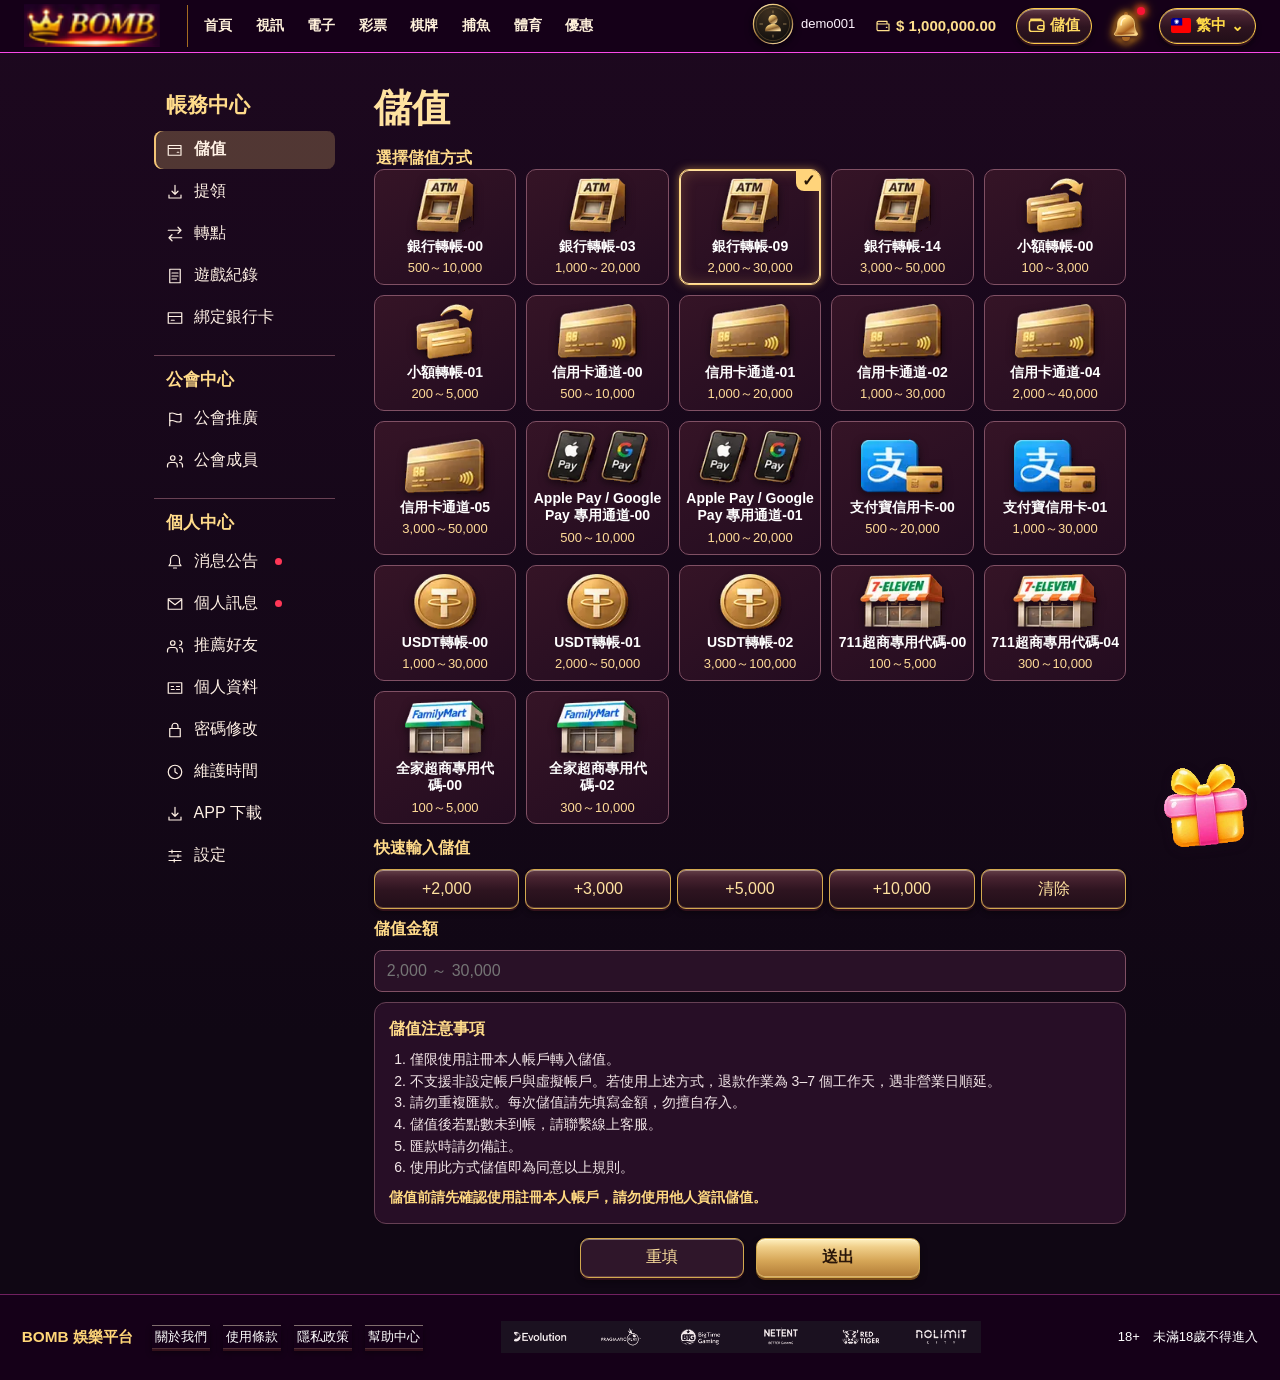
<file: deposit.html>
<!doctype html>
<html lang="zh-Hant">
<head>
<meta charset="utf-8"><meta name="viewport" content="width=device-width, initial-scale=1, viewport-fit=cover">
<title>儲值｜BOMB 娛樂平台</title>
<style>

:root{--bg:#150018;--gold:#ffda44;--magenta:#fb47ef;--ink:#fff4ff;--panel:#250025;--shadow:0 0 3px #fff,0 0 9px #fe4fd9,0 0 17px #a810c5;font-family:Arial,"Noto Sans TC","Microsoft JhengHei",sans-serif;color-scheme:dark}
*{box-sizing:border-box}html{scroll-behavior:smooth}body{margin:0;min-width:320px;color:#fff;background:radial-gradient(ellipse at top,#31002d 0%,#19001c 42%,#100013 88%);overflow-x:hidden}button{font:inherit;cursor:pointer;color:inherit}button:focus-visible,a:focus-visible{outline:2px solid white;outline-offset:3px}img{display:block;max-width:100%}svg{display:block}button{touch-action:manipulation}
.site-width{width:min(calc(100% - 20px),1690px);margin-inline:auto}.screen{padding-bottom:30px}.neon{border:2px solid #f75bec;box-shadow:inset 0 0 9px #e14bd185,var(--shadow);background:linear-gradient(155deg,#350338,#17001e 70%)}
.icon{width:1.15em;height:1.15em;stroke:currentColor;stroke-width:2;fill:none;stroke-linecap:round;stroke-linejoin:round;display:inline-block;vertical-align:-.18em}.gold{color:var(--gold)}
.top{position:sticky;top:0;z-index:60;border-bottom:1px solid #fa49e8;background:#150018ed;backdrop-filter:blur(14px);padding-top:env(safe-area-inset-top,0px)}
.topline{min-height:42px;display:flex;align-items:center;gap:clamp(10px,1.4vw,22px)}
.brand{display:flex;align-items:center;gap:5px;color:#ffeb75;text-shadow:0 0 8px #f8aa00;text-decoration:none;white-space:nowrap;min-width:max-content}.brand-symbol{width:31px;height:31px;filter:drop-shadow(0 0 3px #ffd24a)}.brand-type{display:flex;flex-direction:column;line-height:.85}.brand-type b{font:bold italic 24px Georgia,serif}.brand-type small{font-size:9px;font-weight:800;letter-spacing:.12em;margin-top:5px}
.primary-menu{display:flex;align-items:center;gap:clamp(8px,1.45vw,23px);margin-right:auto}.primary-menu button{background:none;border:0;font-weight:700;font-size:clamp(11px,1.15vw,17px);white-space:nowrap;transition:color .2s}.primary-menu button:hover,.primary-menu button.selected{color:var(--gold);text-shadow:0 0 9px #ffb700}
.top-actions{margin-left:auto;display:flex;align-items:center;gap:9px}.outline-gold{display:inline-flex;align-items:center;justify-content:center;gap:5px;background:linear-gradient(#571027,#22001b 65%);border:1.5px solid #ffcc4a;border-radius:999px;padding:6px 10px;font-weight:750;font-size:13px;color:#fff3c1;white-space:nowrap;box-shadow:inset 0 0 9px #ffa93466,0 0 7px #fbae44}.outline-gold:hover{filter:brightness(1.2)}.deposit-mini{background:linear-gradient(#ffec87,#f5ac00);color:#3d1500;padding-inline:12px}.notification{position:relative;background:transparent;border:0;padding:5px;display:grid;place-items:center}.notification .icon{width:23px;height:23px}.unread{position:absolute;top:2px;right:2px;background:#fa1336;width:8px;height:8px;border-radius:50%;box-shadow:0 0 7px #f13}.avatar{height:28px;width:28px;border:2px solid var(--gold);border-radius:50%;object-fit:cover}.top-drop{position:relative}
.dropdown{position:absolute;right:0;top:calc(100% + 10px);z-index:90;background:#240329f5;border:1px solid #f8c32a;border-radius:13px;box-shadow:var(--shadow);min-width:175px;padding:7px;display:none}.dropdown.open{display:block}.dropdown button{border:none;background:none;color:#fff;display:flex;align-items:center;gap:8px;padding:9px;width:100%;text-align:left;border-radius:6px;font-size:12px}.dropdown button:hover{background:#66316b}.dropdown p{font-size:12px;margin:8px}
.main{padding-top:5px}.hero{position:relative;border-radius:23px;overflow:hidden;aspect-ratio:1166 / 329;background:#20001e;isolation:isolate}.hero>picture,.hero>picture img{height:100%;width:100%;object-fit:fill}.hero-nav{position:absolute;top:50%;transform:translateY(-50%);border:1px solid #e9cf54;border-radius:50%;background:#09000cba;color:#fff;width:38px;height:38px;display:grid;place-items:center;z-index:3}.hero-nav.prev{left:2.2%}.hero-nav.prev svg{transform:rotate(180deg)}.hero-nav.next{right:2.2%}.hero-nav:hover{background:#7d1b6d}.dots{position:absolute;bottom:9%;left:50%;transform:translateX(-50%);display:flex;gap:6px;z-index:3}.dots button{width:8px;height:8px;padding:0;border:0;background:#aab0ba;border-radius:50%;box-shadow:0 0 3px #fff}.dots button.on{background:linear-gradient(#ffef8a,#ffad00);width:14px;border-radius:30px;box-shadow:0 0 6px #ffc220}.hero .slide-treatment{position:absolute;inset:0;pointer-events:none;opacity:0;transition:opacity .3s}.hero[data-slide="1"] .slide-treatment{opacity:.22;background:linear-gradient(135deg,#ff550080,transparent,#0000ff80)}.hero[data-slide="2"] .slide-treatment{opacity:.24;background:linear-gradient(30deg,#f00c,#9e00fb00,#f9c70066)}
.marquee{display:flex;align-items:center;gap:12px;position:relative;height:33px;border-radius:50px;margin-top:12px;padding:0 12px;overflow:hidden;background:#140017}.marquee>svg{flex:none;color:#ffc729;z-index:2}.marquee-window{flex:1;overflow:hidden;min-width:0}.marquee-motion{display:flex;width:max-content;animation:marquee 24s linear infinite}.marquee-motion span{white-space:nowrap;font-weight:bold;color:#ffda42;font-size:13px;letter-spacing:.025em;padding-right:24px}.marquee:hover .marquee-motion{animation-play-state:paused}.more-announcement{flex:none;background:transparent;border:0;color:var(--gold);font-weight:900;font-size:23px;padding:0;z-index:2}@keyframes marquee{to{transform:translateX(-50%)}}
.section{margin-top:18px}.section-heading{display:flex;align-items:center;gap:9px;margin:0 0 14px;min-height:32px;font-weight:900;font-size:clamp(21px,2.5vw,34px);color:#ffe050;letter-spacing:.035em;text-shadow:0 0 8px #b55e10}.section-heading .icon{width:1.05em;height:1.05em}.heading-line{height:2px;flex:1;background:linear-gradient(90deg,#ffbf31,#ff79d7 50%,transparent);box-shadow:0 0 9px #f59d28}.section-heading .section-link{margin-left:auto;background:transparent;border:0;color:#ffe03a;font-size:.55em;white-space:nowrap}
.feature-grid{display:grid;grid-template-columns:repeat(2,minmax(0,1fr));gap:2.2%}.feature{position:relative;overflow:hidden;aspect-ratio:423/205;border-radius:22px;background:linear-gradient(110deg,#60140b,#28021a 55%,#180017);border-color:#ff7aa5}.feature:nth-child(2){background:linear-gradient(120deg,#28024d,#1b0023 70%);border-color:#db6dff}.feature-art{position:absolute;left:0;top:0;height:100%;width:62%;object-fit:cover;object-position:top left;mask-image:linear-gradient(to right,#000 76%,transparent)}.feature:nth-child(2) .feature-art{width:72%;object-position:center;mask-image:linear-gradient(to right,#000 70%,transparent)}.feature-text{position:absolute;right:3%;top:18%;width:55%;text-align:center;text-shadow:0 2px 6px #000,0 0 7px #ffc56f}.feature-text h3{font:bold italic clamp(22px,3.0vw,45px) Georgia,'Noto Serif TC',serif;margin:0 0 4px}.feature-text p{font-size:clamp(19px,2.25vw,34px);font-weight:900;margin:0 0 13px}.goldbtn{border:0;border-radius:100px;background:linear-gradient(180deg,#fff2a7 0%,#ffd44c 47%,#f5a900 100%);color:#301a00;box-shadow:inset 0 1px 2px #fff,0 2px 4px #070003,0 0 9px #ffae28;font-weight:900;white-space:nowrap}.goldbtn:hover{filter:brightness(1.16);transform:translateY(-1px)}.feature:nth-child(2) .feature-text p{display:none}.feature .goldbtn{padding:8px 25px;font-size:clamp(12px,1.65vw,22px)}
.games-grid{display:grid;grid-template-columns:repeat(3,minmax(0,1fr));gap:12px}.game-card{display:flex;align-items:center;gap:12px;min-width:0;position:relative;padding:10px;border-radius:16px;min-height:111px;transition:transform .2s,filter .2s;background:linear-gradient(180deg,#4f0c51,#240128 28%,#2c0830 75%,#1d001e)}.game-card:hover,.favorite-card:hover{transform:translateY(-2px);filter:brightness(1.13)}.game-card .game-art{width:28%;aspect-ratio:1;object-fit:cover;flex:none;border-radius:11px;box-shadow:0 0 6px #ff87c8;overflow:hidden}.game-info{min-width:0;flex:1;text-align:left}.game-info strong{display:block;font-size:clamp(15px,1.55vw,23px);font-weight:850;line-height:1.12;white-space:normal}.game-info small{display:block;font-size:clamp(10px,1vw,14px);line-height:1.4;white-space:nowrap;color:#fff}.game-info small:first-of-type{margin-top:5px}.play-dot{display:grid;place-items:center;flex:none;width:28px;height:28px;border:0;border-radius:50%;background:linear-gradient(#fff3a6,#ffb900);color:#1a0904;box-shadow:0 0 5px #fbce29;font-weight:900}#favorites{display:none}.favorite-grid{display:none;grid-template-columns:repeat(2,minmax(0,1fr));gap:9px}.favorite-card{min-height:78px;display:flex;align-items:center;gap:12px;padding:7px;border-radius:15px;min-width:0;transition:transform .2s,filter .2s}.favorite-card .game-art{width:62px;height:62px;border-radius:10px;object-fit:cover}.favorite-card .game-info strong{font-size:clamp(14px,1.7vw,22px)}.favorite-card .game-info small{color:#ffe39a}.favorite-card .goldbtn{padding:7px 16px;font-size:clamp(11px,1vw,16px);margin-left:auto}.favorite-rem{border:0;color:#ffe86a;background:none;font-size:12px;padding:3px}
.app-banner{position:relative;display:flex;align-items:center;gap:20px;min-height:179px;padding:20px 3%;border-radius:22px;overflow:hidden;background:radial-gradient(ellipse at 70% 60%,#6e064c,#2c0528 65%,#1e0217)}.app-logo{width:135px;height:135px;border-radius:25px;flex:none;display:grid;place-items:center;background:linear-gradient(150deg,#8e28bd,#230025);border:2px solid #f8a5f0;box-shadow:var(--shadow);color:gold;font:bold italic 25px Georgia}.app-logo .icon{width:65px;height:65px}.app-copy{z-index:2;min-width:0}.app-copy h3{font-size:clamp(22px,2.3vw,34px);color:var(--gold);margin:0}.app-copy p{font-size:14px;margin:5px 0 15px}.app-copy button{margin-right:10px;padding:10px 23px}.app-phones{position:absolute;right:2%;bottom:-7%;height:120%;max-width:46%;object-fit:contain;object-position:right bottom;mask-image:linear-gradient(90deg,transparent,#000 30%)}
.referral{display:grid;grid-template-columns:22% 38% 1fr;gap:12px;align-items:center;position:relative;overflow:hidden;min-height:185px;border-radius:22px;padding:12px 18px;background:radial-gradient(ellipse at 62% 50%,#5c0858,#220026 70%)}.gift-art{width:100%;height:155px;object-fit:cover;object-position:center;mask-image:linear-gradient(90deg,#000 52%,transparent 82%)}.referral-copy h3{font-size:clamp(20px,2.2vw,31px);margin:0 0 8px;color:#ffe050}.referral-copy p{font-size:clamp(11px,1.1vw,15px);line-height:1.5;margin:0 0 9px}.referral-copy .goldbtn{padding:8px 30px;font-size:16px}.ref-steps{display:flex;justify-content:space-evenly;gap:10px;border-left:1px solid #e25dba;padding-left:15px}.ref-step{display:grid;justify-items:center;gap:6px;min-width:0;text-align:center}.step-circle{height:43px;width:43px;border-radius:50%;background:linear-gradient(#ffeb92,#edac08);display:grid;place-items:center;color:#4b2000;box-shadow:0 0 7px #ffb82d}.ref-step strong{color:#fff0a1;font-size:13px}.ref-step small{font-size:10px;white-space:nowrap}
.footer{display:flex;align-items:center;justify-content:space-between;border-top:1px solid #8c267d;color:#fff;font-size:13px;min-height:72px;margin-top:30px;gap:15px}.footer div{display:flex;gap:27px}.footer button{border:0;background:none;color:#fff;font-size:13px}.floating{position:fixed;right:10px;top:39%;z-index:40;display:flex;flex-direction:column;gap:5px}.floating button{height:52px;width:52px;border-radius:10px;border:1px solid #e6d0ff;background:linear-gradient(145deg,#3c4fe2,#0832a8);box-shadow:0 0 7px #de60ff;font-size:11px;display:flex;flex-direction:column;align-items:center;justify-content:center;gap:3px}.floating button:nth-child(2){background:linear-gradient(145deg,#ff52b1,#9f0051)}.floating button:nth-child(3){background:linear-gradient(145deg,#af25ff,#6500a7)}.floating svg{width:22px;height:22px}
.mobile-bottom{display:none}.modal-wrap{position:fixed;inset:0;z-index:101;background:#050007c8;display:none;align-items:center;justify-content:center;padding:20px}.modal-wrap.open{display:flex}.modal{max-width:460px;width:100%;padding:22px;border-radius:20px;background:#24002a;border:2px solid #e95dd9;box-shadow:0 0 25px #f052ef}.modal h3{color:#ffe277;margin:0 0 12px;font-size:22px}.modal p{line-height:1.6;font-size:14px}.modal .modal-actions{display:flex;justify-content:flex-end;gap:12px}.modal .modal-actions button{padding:9px 18px}.modal-close{border:1px solid #ffca3a;color:#ffda70;background:transparent;border-radius:20px}
@media(max-width:899px){
 .screen{padding-bottom:calc(74px + env(safe-area-inset-bottom,0px))}.site-width{width:calc(100% - 20px)}.topline{height:49px;min-height:49px;gap:5px}.brand-symbol{width:25px;height:25px}.brand-type b{font-size:20px}.brand-type small{font-size:7px;margin-top:3px}.primary-menu,.deposit-mini,.avatar{display:none}.top-actions{gap:5px}.outline-gold{padding:5px 6px;font-size:10px;gap:2px}.outline-gold .icon{width:14px;height:14px}.notification{padding:3px}.notification .icon{width:21px;height:21px}.unread{width:7px;height:7px}.main{padding-top:2px}
 .hero{aspect-ratio:883/222;border-radius:17px}.hero-nav{width:22px;height:22px}.hero-nav svg{width:14px}.dots{bottom:8%;gap:4px}.dots button{height:5px;width:5px}.dots button.on{width:11px}
 .marquee{height:21px;margin-top:7px;padding:0 7px;gap:5px;border-width:1px}.marquee>svg{height:14px;width:14px}.marquee-motion span{font-size:9px;padding-right:12px}.more-announcement{font-size:17px}
 .section{margin-top:8px}.section-heading{font-size:clamp(15px,4vw,22px);min-height:21px;margin-bottom:6px;gap:5px}.section-heading .section-link{font-size:10px}.feature-grid{gap:3%}.feature{aspect-ratio:415/225;border-radius:12px;border-width:1.5px}.feature-art{width:100%;height:80%;object-fit:cover;object-position:center top;mask-image:linear-gradient(to bottom,#000 0%,#000 45%,transparent 100%)}.feature:nth-child(2) .feature-art{width:100%;height:83%;mask-image:linear-gradient(to bottom,#000 0%,#000 50%,transparent 100%)}.feature-text{top:auto;bottom:5%;left:0;width:100%;right:0}.feature:first-child .feature-text h3::after{content:" 真人百家"}.feature-text h3{font-size:clamp(11px,3.25vw,20px);margin:0 0 3px}.feature-text p{display:none}.feature .goldbtn{font-size:clamp(8px,2.3vw,12px);padding:3px 12px}
 .games-grid{gap:4px}.game-card{gap:4px;padding:3px;border-radius:10px;min-height:43px;aspect-ratio:auto;border-width:1.2px}.game-card .game-art{width:32%;border-radius:6px}.game-info strong{font-size:clamp(8.5px,2.5vw,13px);line-height:1.12}.game-info small{font-size:clamp(6.5px,1.8vw,9px);line-height:1.2}.game-info small:first-of-type{margin-top:2px}.play-dot{width:clamp(12px,3.2vw,18px);height:clamp(12px,3.2vw,18px);font-size:9px}
 #favorites{display:block}.favorite-grid{display:grid;gap:5px}.favorite-card{min-height:46px;aspect-ratio:auto;padding:3px 5px;border-radius:10px;border-width:1.1px;gap:5px}.favorite-card .game-art{width:19%;height:auto;aspect-ratio:1;border-radius:5px}.favorite-card .game-info strong{font-size:clamp(9px,2.7vw,13px)}.favorite-card .game-info small{font-size:clamp(7px,1.95vw,10px)}.favorite-card .goldbtn{padding:4px 6px;font-size:clamp(7px,1.85vw,9px)}.favorite-card .favorite-rem{display:none}
 .app-section,.footer,.floating{display:none}.referral{grid-template-columns:24% 41% 1fr;gap:3px;min-height:76px;aspect-ratio:auto;padding:5px;border-radius:12px;border-width:1.3px}.gift-art{width:100%;height:100%;object-fit:cover}.referral-copy h3{font-size:clamp(10px,2.7vw,15px);margin:0 0 2px}.referral-copy p{font-size:clamp(6px,1.5vw,8px);line-height:1.25;margin:0 0 4px}.referral-copy .goldbtn{padding:3px 12px;font-size:clamp(8px,2vw,10px)}.ref-steps{flex-direction:column;gap:1px;padding-left:4px}.ref-step{display:flex;align-items:center;gap:4px;text-align:left}.step-circle{width:clamp(13px,3.4vw,18px);height:clamp(13px,3.4vw,18px);flex:none;font-size:10px}.ref-step strong{font-size:clamp(6px,1.65vw,8px)}.ref-step small{display:none}
 .mobile-bottom{display:flex;position:fixed;bottom:0;left:0;right:0;z-index:70;background:linear-gradient(#530b51ed,#160017f5);border:2px solid #db46ce;border-bottom:0;border-radius:28px 28px 0 0;box-shadow:0 0 12px #fb45d4;align-items:center;justify-content:space-around;height:calc(59px + env(safe-area-inset-bottom,0px));padding-bottom:env(safe-area-inset-bottom,0px)}.mobile-bottom button{flex:1;border:0;background:transparent;color:#fff;display:flex;flex-direction:column;align-items:center;justify-content:center;font-size:clamp(9px,2.6vw,12px);font-weight:bold;gap:3px;height:100%;padding:0}.mobile-bottom .icon{width:22px;height:22px}.mobile-bottom button.active{color:#ffe7a0;background:linear-gradient(#ffe07a,#e68c00);border:1px solid #ffe58c;box-shadow:0 0 13px #ffb31c;border-radius:20px;margin:5px 2px}.mobile-bottom .crown-zone{position:relative;color:#ffce38;justify-content:flex-end;padding-bottom:3px}.crown-orb{height:63px;width:63px;position:absolute;bottom:18px;left:50%;transform:translateX(-50%);background:radial-gradient(circle,#8c2a06 35%,#240014 69%);border:2px solid #ffc335;box-shadow:0 0 9px #ffd41b,0 0 18px #ff9b00;display:grid;place-items:center;border-radius:50%;animation:crownPulse 2.1s ease-in-out infinite}.crown-orb svg{height:39px;width:39px;filter:drop-shadow(0 0 6px #ffcf35)}.mobile-bottom .crown-zone strong{position:relative;z-index:1;color:#ffc633;font-size:14px;text-shadow:0 0 6px #fda000}
}
@keyframes crownPulse{0%,100%{filter:brightness(1);box-shadow:0 0 8px #ffd41b,0 0 17px #ff9b00}50%{filter:brightness(1.28);box-shadow:0 0 13px #ffec72,0 0 28px #ff9b00}}
@media(prefers-reduced-motion:reduce){.marquee-motion,.crown-orb{animation:none}}


/* Scale the original compositions within the same responsive document. */
:root {
  --u: min(calc((100vw - 20px) / 1168), calc(1690px / 1168));
  --safe-top: env(safe-area-inset-top, 0px);
  --safe-bottom: env(safe-area-inset-bottom, 0px);
  --safe-left: env(safe-area-inset-left, 0px);
  --safe-right: env(safe-area-inset-right, 0px);
  --gold-text: #ffe478;
}
body { background: radial-gradient(ellipse at 50% 43%,#350128,#1c0029 72%,#18001e); }
.top { padding-top: var(--safe-top); }
.topline { height: max(45px,calc(48 * var(--u))); gap: calc(18 * var(--u)); }
.brand img { width: calc(133 * var(--u)); }
.primary-menu { flex: 1; justify-content: space-between; gap: 2px; border-left: 1px solid #a46b21; padding-left: calc(10 * var(--u)); }
.primary-menu button { position: relative; padding: calc(11 * var(--u)) calc(5 * var(--u)); font-size: calc(17 * var(--u)); }
.primary-menu button.selected::after { content: ""; position: absolute; inset: auto 0 0; height: 3px; background: radial-gradient(ellipse,#fff9b1,#ffa400 40%,transparent 75%); box-shadow: 0 4px 9px #ff9400; }
.top-actions { gap: calc(11 * var(--u)); }
.outline-gold { font-size: calc(15 * var(--u)); padding: calc(7 * var(--u)) calc(10 * var(--u)); color: #ffda47; }
.deposit-mini { background: linear-gradient(#551029,#330023); color:#ffdb64; }
.notification { color:#ffe64b; filter: drop-shadow(0 0 4px #f89c00); }
.notification .icon { width: calc(31 * var(--u)); height: calc(31 * var(--u)); fill: #ffcd23; }
.avatar-button { padding:0; border:0; background:none; }
.avatar { width:calc(39 * var(--u)); height:calc(39 * var(--u)); }
.hero { aspect-ratio:1168/332; border-radius:calc(29 * var(--u)); touch-action:pan-y; background:
    radial-gradient(ellipse at 45% 96%,#d20aff 0%,transparent 24%),
    radial-gradient(ellipse at 10% 28%,#5c0577,transparent 43%),
    radial-gradient(ellipse at 95% 38%,#470765,transparent 45%),
    repeating-linear-gradient(158deg,transparent 0 24%,#6e00a656 26%,transparent 29%),
    linear-gradient(120deg,#2e0053,#160026 67%,#480068); }
.hero::before {content:"";position:absolute;left:29%;right:-14%;bottom:-50%;height:70%;border-radius:50%;border-top:calc(5 * var(--u)) solid #af4bff;box-shadow:0 -4px 15px #9f19ff,0 -10px 25px #f030f9;transform:rotate(-11deg);pointer-events:none;}
.hero>picture { position:absolute; inset:0; }
.hero>picture .hero-art { position:absolute; left:4.8%; bottom:0; width:auto; height:99%; object-fit:contain; }
.hero-decor { position:absolute; width:auto; pointer-events:none; }
.d-hero-crown { bottom:0; right:0; height:45%; }
.d-dice { bottom:0; left:38%; height:43%; }
.m-streak,.m-chip,.mobile-title { display:none; }
.hero-copy { position:absolute; left:40%; top:18%; right:9%; text-align:center; }
.hero-copy h1 { color:#ffd249; background:linear-gradient(#fffdf0 31%,#ffe94e 54%,#ffa000 90%); background-clip:text; -webkit-text-fill-color:transparent; filter:drop-shadow(0 0 5px #f4533c); margin:0; font:900 italic calc(56 * var(--u))/1.12 'Noto Serif CJK TC',serif; letter-spacing:.045em; white-space:nowrap; }
.hero-copy p { margin:calc(10 * var(--u)) 0 0; font-size:calc(19 * var(--u)); font-weight:800; letter-spacing:.11em; color:#fff0fa; text-shadow:0 2px 4px black; }
.dots { left:54%; bottom:16%; }
.dots button { width:calc(12 * var(--u)); height:calc(12 * var(--u)); }
.dots button.on { width:calc(13 * var(--u)); }
.hero-nav { width:calc(45 * var(--u)); height:calc(45 * var(--u)); }
.hero-nav .icon { width:55%;height:55%;stroke-width:3; }
.marquee { height:calc(39 * var(--u)); margin-top:calc(18 * var(--u)); }
.marquee-window { background:none; border:0; text-align:left; padding:0; height:100%; }
.marquee-motion>span { padding-right:calc(8 * var(--u)); }
.marquee-motion span { font-size:calc(17 * var(--u)); }
.section { margin-top:calc(22 * var(--u)); }
.section-heading { font-size:calc(34 * var(--u)); min-height:calc(41 * var(--u)); margin-bottom:calc(17 * var(--u)); }
.heading-icon { width:1.16em; height:1.16em; flex:none; }
.heading-icon img { width:100%; height:100%; object-fit:contain; }
.heading-line { background:linear-gradient(90deg,#ff9a1c 0%,#fff8a7 5%,#ea5fff 18%,#b719ac 84%,transparent); flex:auto; position:relative; }
.heading-line::before {content:"";position:absolute;inset:-5px 0;background:radial-gradient(ellipse at 6% 50%,#ffc029aa,transparent 17%);filter:blur(2px);}
.feature-grid { margin-inline:1.65% 6.25%; gap:2.4%; }
.feature { aspect-ratio:535/262; transform:skewX(-3deg); border-color:#ffe485; box-shadow:0 0 9px #ff5aa7,0 0 18px #ec187c,inset 0 0 11px #ff992f; background:radial-gradient(ellipse at 48% 0,#913739,#230b07 57%,#1a030a); }
.feature:nth-child(2) {border-color:#ffe289;background:radial-gradient(ellipse at 72% 20%,#5f2434,#2b1006 55%,#1e002a);}
.feature-art { width:61%; transform:skewX(3deg) scale(1.025); object-fit:cover; mask-image:linear-gradient(90deg,#000 75%,transparent); }
.feature:nth-child(2) .feature-art {width:61%;mask-image:linear-gradient(90deg,#000 77%,transparent);}
.feature-text { width:45%; top:12%; right:1.5%; transform:skewX(3deg); color:var(--gold-text); }
.feature-text h3 { font-size:calc(56 * var(--u)); line-height:1.03; }
.feature-text p { font-size:calc(35 * var(--u)); margin-bottom:calc(22 * var(--u)); }
.feature:nth-child(2) h3 { max-width:4.1em; margin:0 auto calc(22 * var(--u)); font-size:calc(45 * var(--u)); line-height:1.15; }
.feature .goldbtn { padding:calc(10 * var(--u)) calc(31 * var(--u)); font-size:calc(24 * var(--u)); }
.games-grid { gap:calc(17 * var(--u)) calc(13 * var(--u)); }
.game-card,.favorite-card { border-color:#f891df; box-shadow:inset 0 0 9px #e14bd170,0 0 4px #ff98dc,0 0 9px #e61bc86c; }
.game-card::before,.favorite-card::before,.feature::before,.app-banner::before,.referral::before { content:""; position:absolute; inset:0; background:radial-gradient(ellipse 39% 6% at 50% 0,#fff3fc,#ff35c8 34%,transparent 100%); pointer-events:none; z-index:2; }
.game-card { cursor:pointer; height:calc(122 * var(--u)); min-height:0; padding:calc(10 * var(--u)); gap:calc(15 * var(--u)); }
.game-card picture { flex:0 0 34%; min-width:0; }
.game-card .game-art { width:100%; aspect-ratio:124/88; object-fit:cover; box-shadow:none; }
.game-info strong { font-size:calc(23 * var(--u)); }
.game-info small { font-size:calc(14 * var(--u)); }
.game-info .play-time {display:flex;gap:.8em;}
.play-dot { width:calc(35 * var(--u));height:calc(35 * var(--u));font-size:calc(16 * var(--u));padding:0; }
.game-card:hover,.favorite-card:hover,.feature:focus-within,.feature:hover { filter:brightness(1.16); }
.app-banner,.referral { min-height:0; border-color:#ffc46f; box-shadow:var(--shadow),inset 0 0 16px #ff7d44; background:
  radial-gradient(ellipse at 7% -22%,#e7731c,transparent 32%),
  radial-gradient(ellipse at 92% 115%,#d66922,transparent 36%),
  linear-gradient(126deg,#250721,#4d0c44 50%,#210824); }
.app-banner {height:calc(207 * var(--u)); padding:0 4.6%; gap:calc(24 * var(--u));}
.app-logo { width:calc(147 * var(--u));height:auto;border:0;box-shadow:none; }
.app-copy h3,.referral-copy h3 {font-size:calc(32 * var(--u));text-shadow:0 2px 4px #000;}
.app-copy p,.referral-copy p {font-size:calc(16 * var(--u));}
.app-copy button,.referral-copy .goldbtn {font-size:calc(19 * var(--u));padding:calc(10 * var(--u)) calc(30 * var(--u));}
.app-phones { height:100%;bottom:0;right:6%;max-width:34%;mask-image:none; }
.referral {height:calc(212 * var(--u));grid-template-columns:17.8% 36% 1fr;gap:calc(12 * var(--u));padding:0 1.2%;}
.gift-art {height:auto;width:100%;object-fit:contain;mask-image:none;}
.step-art { width:calc(72 * var(--u)); margin-bottom:calc(4 * var(--u)); }
.ref-steps { height:74%;align-items:center;padding-left:calc(15 * var(--u)); }
.ref-step { display:grid; grid-template-columns:auto auto; align-items:center; gap:calc(5 * var(--u)); }
.ref-step .step-art { grid-column:1/-1; }
.ref-step .step-circle { width:calc(31 * var(--u));height:calc(31 * var(--u));font-size:calc(17 * var(--u));font-weight:800; }
.ref-step strong { font-size:calc(15 * var(--u)); white-space:nowrap; }
.ref-step small { display:block;font-size:calc(13 * var(--u));margin-top:.45em; }
.footer { min-height:calc(81 * var(--u));margin-top:calc(35 * var(--u)); }
.floating { top:clamp(160px,42.5vh,680px); right:max(8px,calc((100vw - 1690px) / 2)); }
#floatActions {display:grid;gap:5px;}
#floatActions[hidden] {display:none;}
.floating button {width:calc(62 * var(--u));height:calc(53 * var(--u));font-size:calc(11 * var(--u));}
.float-art {width:56%;height:58%;object-fit:contain;}
#floatToggle {height:24px;width:28px;align-self:end;background:#3a1046;}
.modal-wrap { position:fixed; padding:0; width:min(460px,calc(100vw - 30px)); height:auto; max-height:calc(100dvh - var(--safe-top) - var(--safe-bottom) - 24px); overflow:auto; inset:0; margin:auto; border:0; background:transparent; color:white; }
.modal-wrap[open] {display:block;}
.modal-wrap::backdrop {background:#050007c8;}
.modal {border-width:2px;box-shadow:none;}
.modal-content-list {display:grid;gap:6px;margin:10px 0;}
.modal-content-list button {text-align:left; background:#501657; border:1px solid #9e459d; padding:8px;border-radius:8px;}
.modal-content-list button:hover {background:#752877;}
.modal-close[hidden] {display:none;}

@media(max-width:899px) {
  :root { --u:calc(100vw / 941); }
  body {background:radial-gradient(ellipse at 48% 27%,#230623,#10000d 73%);}
  .site-width {width:calc(100% - max(6vw, var(--safe-left) + var(--safe-right)));}
  .top {border:0;background:#140011f0;}
  .topline {height:calc(83 * var(--u));min-height:39px;width:90%;}
  .brand img {width:calc(205 * var(--u));}
  .avatar-button,.deposit-mini,.desktop-title {display:none;}
  .mobile-title {display:inline;}
  .top-actions {gap:calc(12 * var(--u));}
  .top-actions .notification {order:5;color:#fff;filter:none;}
  .notification .icon {height:calc(46 * var(--u));width:calc(46 * var(--u));fill:none;}
  .outline-gold {padding:calc(8 * var(--u)) calc(14 * var(--u));font-size:calc(23 * var(--u));color:#fff;gap:calc(7 * var(--u));}
  .outline-gold .icon {width:calc(28 * var(--u));height:calc(28 * var(--u));}
  .main {padding-top:calc(4 * var(--u));padding-bottom:calc(148 * var(--u) + var(--safe-bottom));}
  .hero {aspect-ratio:886/224;border-radius:calc(33 * var(--u));}
  .hero>picture .hero-art {left:auto;right:1%;height:100%;}
  .d-hero-crown,.d-dice {display:none;}
  .m-streak {display:block;left:0;top:0;height:100%;}
  .m-chip {display:block;left:31%;bottom:6%;height:25%;}
  .hero-copy {left:9%;top:23%;right:auto;width:53%;}
  .hero-copy h1 {font-size:calc(51 * var(--u));letter-spacing:.018em;}
  .hero-copy p {display:block;font-size:calc(26 * var(--u));margin:calc(9 * var(--u)) 0 0;}
  .hero-copy p.desktop-title {display:none;}
  .hero-nav {width:calc(51 * var(--u));height:calc(51 * var(--u));}
  .dots {left:50%;bottom:8%;gap:calc(13 * var(--u));}
  .dots button {width:calc(15 * var(--u));height:calc(15 * var(--u));}
  .dots button.on {width:calc(27 * var(--u));}
  .marquee {height:calc(44 * var(--u));margin-top:calc(15 * var(--u));}
  .marquee-motion span {font-size:calc(21 * var(--u));color:white;}
  .section {margin:calc(11 * var(--u)) calc(12 * var(--u)) 0;}
  .section-heading {font-size:calc(36 * var(--u));min-height:calc(42 * var(--u));margin-bottom:calc(8 * var(--u));}
  .section-heading .section-link {font-size:calc(23 * var(--u));padding:0;}
  .feature-grid {margin:0 2%;gap:5%;}
  .feature {aspect-ratio:412/217;transform:skewX(-10deg);border-radius:calc(27 * var(--u));}
  .feature:first-child {border-color:#fff0c5;background:linear-gradient(#4e1f05,#220602);box-shadow:0 0 8px #ff6821,inset 0 0 8px #ff7926;}
  .feature:nth-child(2) {border-color:#fdd4ff;background:linear-gradient(#310372,#200024);box-shadow:0 0 8px #d22bff,inset 0 0 8px #ac1fff;}
  .feature-art,.feature:nth-child(2) .feature-art { transform:skewX(10deg) scale(1.07);width:100%; height:73%;mask-image:linear-gradient(#000 81%,transparent);object-position:center top;}
  .feature-text {transform:skewX(10deg);top:auto;bottom:4%;width:100%;color:#fff0fa;text-shadow:0 2px 5px #000;}
  .feature-text h3,.feature:nth-child(2) h3 {font-size:calc(29 * var(--u));max-width:none;margin:0 0 calc(5 * var(--u));}
  .feature .goldbtn {font-size:calc(22 * var(--u));padding:calc(4 * var(--u)) calc(26 * var(--u));}
  .games-grid {gap:calc(8 * var(--u)) calc(14 * var(--u));}
  .game-card {height:calc(89 * var(--u));padding:calc(6 * var(--u));gap:calc(10 * var(--u));border-radius:calc(20 * var(--u));}
  .game-card picture {flex-basis:36%;}
  .game-card .game-art {aspect-ratio:98/75;}
  .game-info strong {font-size:calc(22 * var(--u));}
  .game-info small {font-size:calc(16 * var(--u));}
  .game-info .play-time {display:block;}
  .play-dot {width:calc(28 * var(--u));height:calc(28 * var(--u));font-size:calc(17 * var(--u));align-self:flex-end;margin-bottom:calc(6 * var(--u));}
  .favorite-grid {gap:calc(8 * var(--u)) calc(15 * var(--u));}
  .favorite-card {position:relative;height:calc(78 * var(--u));min-height:0;border-radius:calc(18 * var(--u));padding:0 calc(20 * var(--u));gap:calc(20 * var(--u));}
  .favorite-card picture {flex:0 0 24%;min-width:0;}
  .favorite-card .game-art {width:100%;aspect-ratio:90/66;}
  .favorite-card .game-info strong {font-size:calc(21 * var(--u));}
  .favorite-card .game-info small {font-size:calc(16 * var(--u));color:white;}
  .favorite-card .goldbtn {font-size:calc(15 * var(--u));padding:calc(7 * var(--u)) calc(12 * var(--u));}
  .referral {height:calc(148 * var(--u));margin-inline:calc(-5 * var(--u));grid-template-columns:24% 43% 1fr;gap:2px;padding:0 1%;border-radius:calc(20 * var(--u));}
  .referral-copy h3 {font-size:calc(26 * var(--u));margin:0 0 2px;}
  .referral-copy p {font-size:calc(15 * var(--u));margin:0 0 4px;}
  .referral-copy .goldbtn {font-size:calc(19 * var(--u));padding:calc(5 * var(--u)) calc(22 * var(--u));}
  .ref-steps {align-items:stretch;height:auto;padding-left:calc(12 * var(--u));gap:calc(3 * var(--u));}
  .ref-step {display:flex;gap:calc(10 * var(--u));}
  .ref-step .step-art {display:none;}
  .ref-step .step-circle {width:calc(31 * var(--u));height:calc(31 * var(--u));font-size:calc(18 * var(--u));}
  .ref-step strong {font-size:calc(15 * var(--u));}
  .ref-step small {font-size:calc(12 * var(--u));margin-top:0;}
  .mobile-bottom { left:max(2.4vw,var(--safe-left));right:max(2.4vw,var(--safe-right));bottom:calc(7 * var(--u) + var(--safe-bottom));height:calc(110 * var(--u));padding:calc(4 * var(--u));border:1px solid #ff80e9;border-radius:calc(48 * var(--u));background:radial-gradient(ellipse at 50% 100%,#650946,transparent 70%),linear-gradient(#381530,#15091a 65%,#29051f);box-shadow:inset 0 0 9px #ff78df80,0 0 6px #ff58d7,0 0 0 100vmax transparent;}
  .mobile-bottom::after {content:"";position:absolute;z-index:-1;top:100%;left:-3vw;right:-3vw;height:calc(10 * var(--u) + var(--safe-bottom));background:#11000f;}
  .mobile-bottom button {position:relative;font-size:calc(24 * var(--u));white-space:nowrap;gap:2px;}
  .mobile-bottom button.active {margin:0;background:radial-gradient(ellipse at 46% 100%,#ffb100,#7b3304 63%,#f8a708);color:#fff2c8;border-radius:calc(36 * var(--u));}
  .nav-art {height:calc(44 * var(--u));width:auto;object-fit:contain;}
  .mobile-bottom .crown-zone {padding-bottom:calc(5 * var(--u));}
  .mobile-bottom .crown-zone strong {font-size:calc(27 * var(--u));}
  .crown-orb {width:calc(115 * var(--u));height:calc(104 * var(--u));bottom:calc(41 * var(--u));border:0;background:radial-gradient(circle,#a94704,#38030c 64%,#ff9d10 70%,transparent 73%);animation:crownPulse 2.1s ease-in-out infinite,crownGlint 5.2s ease-in-out infinite;}
  .crown-orb img {width:118%;max-width:none;height:100%;object-fit:contain;}
  .crown-zone:active .crown-orb {scale:.90;}
}
@keyframes crownGlint {0%,70%,74%,100%{opacity:1}72%{opacity:.86}76%{opacity:.96}}
@media(prefers-reduced-motion:reduce){html{scroll-behavior:auto}.marquee-motion,.crown-orb{animation:none}.game-card,.favorite-card{transition:none}}

.hero {border-color:#fff4ff;box-shadow:inset 0 0 8px #ff008e,0 0 4px #fff,0 0 10px #ff32da,0 0 21px #fe04a6;}
.hero-nav {background:#08000de0;}
.hero-nav .icon {filter:drop-shadow(0 0 2px #fff5a9);}
.d-upper-light {top:0;right:9%;height:22%;}
.m-upper-chip {display:none;}
.hero::after {content:"";position:absolute;pointer-events:none;inset:0;border-radius:inherit;box-shadow:inset 0 0 9px #ff16cb, inset 0 2px 2px #fff3e9;z-index:2;}
@media(max-width:899px) {
  .d-upper-light {display:none;}
  .m-upper-chip {display:block;top:0;left:47%;height:16%;}
  .m-streak {height:100%;}
  .hero-copy {left:9.5%;width:51%;top:24%;}
  .hero-copy h1 {font-size:calc(57 * var(--u));}
  .hero-copy p {font-size:calc(24 * var(--u));}
  .ref-step>div {font-size:calc(15 * var(--u));line-height:1.1;}
  .ref-step {min-height:0;}
  .gift-art {max-height:calc(136 * var(--u));}
  .referral-copy h3 {line-height:1.13;}
  .referral-copy p {line-height:1.2;}
  .game-info .play-time span {display:block;}
  .game-info .play-time span:first-child::before {content:"";display:inline-block;width:.62em;height:.56em;margin-right:.3em;border-radius:1px;background:radial-gradient(circle,#3b1a00 28%,#ffcf42 33%);}
  .game-card .play-dot {margin-left:calc(-4 * var(--u));}
  .game-card .game-info small {font-size:calc(15 * var(--u));}
  .favorite-card .goldbtn {font-size:calc(17 * var(--u));padding-inline:calc(15 * var(--u));}
  .mobile-bottom button.active {border-color:#ffd753;}
}
.hero-nav {padding:0;}
@media(max-width:899px) {
  :root {--vertical-gap:clamp(0px,calc((100dvh - 181vw - var(--safe-top) - var(--safe-bottom)) / 10),9px);}
  .section {margin-top:calc(11 * var(--u) + var(--vertical-gap));}
  .game-card {height:calc(89 * var(--u) + var(--vertical-gap) * .65);}
  .favorite-card {height:calc(78 * var(--u) + var(--vertical-gap) * .65);}
  .mobile-bottom::before {
    content:"";
    position:absolute;
    inset:0;
    border-radius:inherit;
    pointer-events:none;
    background:radial-gradient(ellipse 48% 7% at 30% 0%,#fff3fd,#ff28be 22%,transparent 65%),
      radial-gradient(ellipse 49% 7% at 72% 0%,#fff3fd,#ff28be 22%,transparent 65%),
      radial-gradient(ellipse 47% 8% at 50% 100%,#ffd0fa,#fc32dc 42%,transparent 76%);
  }
}

@media(max-width:899px) {
  .main {padding-bottom:calc(174 * var(--u) + var(--safe-bottom));}
}

.app-copy button {display:inline-flex;align-items:center;gap:.5em;}
.app-os {width:calc(29 * var(--u));height:calc(32 * var(--u));object-fit:contain;mix-blend-mode:multiply;}
.download-art {position:absolute;right:3%;bottom:18%;height:40%;width:auto;}
.hero-copy {top:21.5%;}
.floating {top:min(calc(460 * var(--u)),64vh);}
.game-card {border-radius:calc(17 * var(--u));}
@media(max-width:899px) {
  :root {--vertical-gap:clamp(0px,calc((100dvh - 181vw - var(--safe-top) - var(--safe-bottom)) / 10),14px);}
  .hero-copy {top:24%;}
  .referral-copy h3 {font-style:italic;}
  .game-card {border-radius:calc(20 * var(--u));}
}

/* Independent vector surface keeps the center notch aligned with the crown. */
.dock-surface { display:none; }
@media(max-width:899px) {
  .mobile-bottom {
    display:grid;
    grid-template-columns:repeat(5,minmax(0,1fr));
    isolation:isolate;
    height:calc(118 * var(--u));
    padding:calc(14 * var(--u)) calc(10 * var(--u)) calc(5 * var(--u));
    border:0;
    background:none;
    box-shadow:none;
  }
  .mobile-bottom::before { content:none; }
  .dock-surface {
    display:block;
    position:absolute;
    inset:0;
    width:100%;
    height:100%;
    z-index:-1;
    overflow:visible;
    pointer-events:none;
    filter:drop-shadow(0 2px 3px #f52fc375);
  }
  .mobile-bottom button { width:100%; height:100%; min-width:0; gap:calc(5 * var(--u)); font-size:calc(24 * var(--u)); line-height:1.05; }
  .mobile-bottom button:not(.crown-zone) { padding-top:calc(1 * var(--u)); }
  .mobile-bottom button.active {
    width:94%;
    justify-self:center;
    border:1px solid #ffda58;
    border-radius:calc(35 * var(--u));
    color:#fff5db;
    background:radial-gradient(ellipse at 51% 99%,#ffed7b 0%,#e58300 12%,transparent 52%),
      radial-gradient(ellipse at 50% 0%,#ffe170 0%,#e19202 27%,transparent 68%),
      linear-gradient(180deg,#985107,#512808 67%,#935000);
    box-shadow:inset 0 0 6px #ffc85b,0 1px 6px #f7a82b;
  }
  .nav-art {height:calc(44 * var(--u));}
  .mobile-bottom svg.nav-art { width:calc(54 * var(--u)); color:#fff5db; }
  .mobile-bottom .crown-zone { padding-bottom:calc(5 * var(--u)); }
  .mobile-bottom .crown-zone strong {font-size:calc(28 * var(--u));}
  .crown-orb {bottom:calc(39 * var(--u));width:calc(119 * var(--u));height:calc(108 * var(--u));}
}
@media(max-width:899px) {
  .mobile-bottom [data-action="home"] .nav-art {
    height:calc(43 * var(--u));
    filter:drop-shadow(0 1px 1px #331300aa);
  }
}


/* Collapsed quick tools: only the transparent animated gift, no label or tile. */
@media (min-width:900px) {
  #floatToggle.is-collapsed {
    width:calc(70 * var(--u));
    height:calc(70 * var(--u));
    min-width:48px;
    min-height:48px;
    padding:0;
    display:flex;
    align-items:center;
    justify-content:center;
    border:0;
    border-radius:0;
    background:transparent;
    box-shadow:none;
    outline-offset:3px;
    cursor:pointer;
    overflow:visible;
  }
  #floatToggle.is-collapsed:hover {filter:brightness(1.12);}
  #floatToggle.is-collapsed .float-gift-icon {
    display:block;
    width:100%;
    height:100%;
    object-fit:contain;
    pointer-events:none;
    filter:drop-shadow(0 3px 5px rgba(24,8,25,.35));
  }
}

/* BOMB draggable floating tools: unobstructed gift when collapsed. */
@media (min-width:900px) {
  .floating { touch-action:none; }
  #floatToggle { touch-action:none; user-select:none; -webkit-user-select:none; }
  #floatToggle.is-collapsed { cursor:grab; }
  #floatToggle.is-collapsed:active { cursor:grabbing; }
  .floating.is-dragging { transition:none !important; }
  .floating.is-dragging #floatToggle { cursor:grabbing !important; }
}

@media (min-width:900px) {
  .top > .topline { width:calc(100% - 48px); }
  .top .primary-menu { flex:0 1 auto; gap:clamp(6px,1vw,18px); }
  .top .top-actions { gap:clamp(12px,1.25vw,24px); }
  .top-actions .avatar-button { order:-1; }
  .top-actions > .notification { display:inline-grid; place-items:center; color:#ffe9ad; }
  .top .primary-menu button { font-size:clamp(11px,1.08vw,16px); }
  .top .brand img { scale:.95; transform-origin:left center; }
  .top-actions .deposit-mini, .top-actions #languageBtn { font-size:.94em; }
  .top-actions .notification .icon { width:22px; height:22px; fill:none; }
  .top-actions .avatar { scale:.95; }
}
#walletBtn {
  min-height:44px;
  padding:2px 0;
  gap:6px;
  border:0;
  background:none;
  box-shadow:none;
  filter:none;
}
#walletBtn .wallet-icon, #walletBtn .wallet-chevron { display:none; }
#walletBtn .wallet-readout { display:grid; justify-items:start; gap:4px; white-space:nowrap; }
#walletBtn .wallet-account, #walletBtn .wallet-line-label {
  display:inline; color:#fff4ff; font-size:13px; line-height:1.35;
}
#walletBtn .wallet-line-label { margin-inline-end:5px; }
#walletBtn .wallet-amount { color:#ffe478; line-height:1.3; font-variant-numeric:tabular-nums; }
#walletBtn:hover .wallet-amount { color:#fff2a7; }
@media (max-width:899px) {
  .top > .topline { min-height:48px; }
  #walletBtn .wallet-readout { gap:1px; }
  #walletBtn .wallet-account, #walletBtn .wallet-line-label { font-size:clamp(10px,2.8vw,13px); }
  #walletBtn .wallet-amount { font-size:clamp(11px,3.1vw,15px); }
  #walletBtn .wallet-line-label { margin-inline-end:3px; }
}
</style>
<style>

/* BOMB quick-tools detail panel — desktop only; independent from site dialog */
#bombQuickPanel{position:fixed;z-index:92;width:min(340px,calc(100vw - 100px));max-height:calc(100dvh - 30px);overflow:auto;padding:15px 14px 13px;border:1.5px solid #f3a9e4;border-radius:18px;background:linear-gradient(155deg,#501238 0%,#300b2a 70%,#27051e 100%);box-shadow:0 0 15px #ff5ce484, inset 0 0 16px #ff74c01f;color:#fff6e7;font-family:inherit}
#bombQuickPanel[hidden]{display:none!important}
#bombQuickPanel *{box-sizing:border-box}
.bqp-head{display:flex;gap:10px;align-items:center;padding-right:22px;margin-bottom:10px}
.bqp-icon{flex:none;width:42px;height:42px;display:grid;place-items:center;border:1px solid #f2bc75;border-radius:12px;background:linear-gradient(145deg,#7f1b55,#3e0a35);box-shadow:0 0 9px #f991a077;font-size:22px}
.bqp-title{font-size:19px;font-weight:800;color:#ffd75c}.bqp-sub{font-size:11px;color:#efd5e6;line-height:1.7;margin-top:4px}
.bqp-close{position:absolute;top:8px;right:10px;color:#ffe286;background:none;border:0;font-size:22px;cursor:pointer;line-height:1;padding:3px}
.bqp-items{display:grid;gap:7px;margin-top:11px}
.bqp-item{display:flex;gap:10px;align-items:center;width:100%;border:1px solid #a05283;border-radius:11px;padding:10px 11px;color:#ffe58c;text-align:left;background:#5b204a73;cursor:pointer;font:inherit;min-height:52px}
.bqp-item:hover,.bqp-item:focus-visible{background:#74345b;border-color:#ffd77e;outline:none}
.bqp-num{display:grid;place-items:center;flex:none;width:23px;height:23px;color:#281007;font-weight:800;font-size:12px;border-radius:50%;background:linear-gradient(#fff29f,#ffc51e)}
.bqp-rowtext{display:flex;flex-direction:column;gap:2px;flex:1}.bqp-rowtext strong{font-size:14px}.bqp-rowtext small{color:#d9aecb;font-size:10px}.bqp-chevron{font-size:17px;color:#ffe270}
.bqp-cta{display:block;width:100%;margin-top:11px;padding:10px 14px;border:0;border-radius:999px;background:linear-gradient(#fff7b2,#ffd43a 55%,#ec9d09);box-shadow:0 3px 11px #ffac4891;color:#2b1700;font-weight:900;font-size:15px;cursor:pointer}
.bqp-foot{margin:8px 0 0;text-align:center;font-size:10px;color:#b989ad}
@media(max-width:899px){#bombQuickPanel{display:none!important}}

</style>
<style id="approved-desktop-home">
@media (min-width:900px) {
  body { background:linear-gradient(#1d081f,#100714 75%); }
  .main.site-width { width:min(1200px,calc(100% - clamp(250px,24vw,360px))); margin-inline:auto; padding:30px 0 0; --u:min(1px,calc((100vw - 80px) / 1200)); }
  .main .hero { aspect-ratio:1200/267; background:#241025 url("assets/hero_primary_clean.webp") center/cover no-repeat; }
  .main .hero[data-slide="1"] { background-image:url("assets/hero_second_clean.webp"); }
  .main .hero[data-slide="2"] { background-image:url("assets/hero_3.webp"); }
  .main .hero > picture, .main .hero-decor, .main .hero-copy, .main .hero::before, .main .hero::after { display:none; }
  .main .dots { left:50%; bottom:4%; }
  .main .hero, .main .marquee { box-shadow:none; border:1px solid #b27a87; }
  .main .marquee { height:42px; margin-top:12px; background:#28182c; border-color:#654658; }
  .main .section { margin-top:21px; }
  .main .section-heading { gap:12px; min-height:32px; margin:0 0 8px; font-size:24px; }
  .main .section-heading::before { content:""; width:4px; height:24px; border-radius:2px; background:#e7b95e; }
  .main .heading-icon { display:none; }
  .main .heading-line { height:1px; background:#503649; box-shadow:none; }
  .main .feature-grid { gap:24px; margin-inline:0; }
  .main .feature { background:#28162b url("assets/desktop-exclusive-baccarat.webp") center/cover no-repeat; aspect-ratio:588/356; transform:skewX(-3deg); box-shadow:0 5px 0 #2d162b,0 9px 16px #0006; border:0; border-radius:14px; }
  .main .feature:nth-child(2) { background-image:url("assets/desktop-exclusive-slot.webp"); }
  .main .feature > picture, .main .feature-text > h3, .main .feature-text > p, .main .feature::before, .main .feature::after { display:none; }
  .main .feature-text { position:absolute; inset:0; width:auto; transform:none; padding:0; }
  .main .feature-text button { position:absolute; inset:65% auto auto 74%; transform:translate(-50%,-50%) skewX(3deg); width:max-content; min-width:0; padding:9px clamp(12px,1.6vw,24px); font-size:clamp(13px,1.3vw,19px); white-space:nowrap; opacity:1; }
  .main .feature-text button:focus-visible { opacity:1; }
  #recentGrid { grid-template-columns:repeat(3,minmax(0,1fr)); gap:16px 18px; }
  #recentGrid > :nth-child(n+7), #recentGrid .play-time { display:none; }
  #recentGrid .game-card { min-height:0; height:130px; padding:7px; gap:15px; border:1px solid #694953; border-radius:12px; box-shadow:none; background:linear-gradient(110deg,#3c2139,#291b2e); transform:none; }
  #recentGrid .game-card::before, #favoriteGrid .favorite-card::before { display:none; }
  #recentGrid picture { flex:0 0 29%; min-width:0; }
  #recentGrid .game-art { width:100%; height:94px; object-fit:cover; border-radius:8px; }
  #recentGrid .play-dot { margin-inline-start:auto; flex:0 0 auto; width:36px; height:36px; display:grid; place-items:center; color:#ffdb95; border:1px solid #b18350; background:#332334; }
  #recentGrid .game-info strong { font-size:clamp(13px,1.05vw,20px); }
  #favorites { display:block; }
  #favoriteGrid { display:grid; grid-template-columns:repeat(3,minmax(0,1fr)); gap:18px; }
  #favoriteGrid .favorite-card { position:relative; isolation:isolate; overflow:hidden; justify-self:center; display:flex; align-items:end; width:min(100%,298px); height:auto; aspect-ratio:298/304; padding:0; border:1px solid #a97946; border-radius:17px; box-shadow:none; transform:none; background:#1d1023; }
  #favoriteGrid .favorite-card picture { position:absolute; inset:0; z-index:-1; }
  #favoriteGrid .favorite-card .game-art { width:100%; height:100%; border-radius:0; object-fit:cover; }
  #favoriteGrid .favorite-card[data-cover] { background-image:var(--cover); background-size:cover; background-position:center; }
  #favoriteGrid .favorite-card[data-cover] picture, #favoriteGrid .favorite-card small, #favoriteGrid .favorite-card .goldbtn { display:none; }
  #favoriteGrid .game-info { width:100%; padding:30px 18px 15px; text-align:left; background:linear-gradient(transparent,#190e20 58%); }
  #favoriteGrid .game-info strong { font-size:20px; }
  #favoriteGrid .favorite-card::after { content:"♥"; position:absolute; top:14px; right:14px; width:32px; height:32px; display:grid; place-items:center; border-radius:50%; background:#251726; border:1px solid #bf965e; color:#f9d58f; }
  #app .app-banner, #invite .referral { position:relative; display:block; aspect-ratio:1200/223; height:auto; min-height:0; padding:0; border:0; border-radius:12px; box-shadow:none; background:#1d1025 url("assets/app_full_frame.png") center/100% 100% no-repeat; }
  #invite .referral { background-image:url("assets/referral_desktop_full.png"); }
  #app .app-banner::before, #invite .referral::before, #app .app-banner > img, #invite .referral > picture, #invite .ref-steps, #app .app-copy > :is(h3,p), #invite .referral-copy > :is(h3,p) { display:none; }
  #app .app-copy, #invite .referral-copy { position:absolute; inset:0; transform:none; }
  #app .app-copy .goldbtn, #invite .referral-copy .goldbtn { position:absolute; top:65%; bottom:8%; height:auto; width:19%; padding:0; left:18%; opacity:0; }
  #app .app-copy .goldbtn[data-action="ios"] { left:39%; }
  #invite .referral-copy .goldbtn { left:19%; top:71%; }
  #app .app-copy .goldbtn:focus-visible, #invite .referral-copy .goldbtn:focus-visible { opacity:1; }
  .home-partners { display:block; width:min(900px,100%); margin:24px auto 46px; text-align:center; }
  .home-partners h2 { font-size:18px; margin:0 0 11px; }
  .home-partners img { width:100%; height:auto; border:1px solid #543b51; border-radius:10px; }
  .footer { min-height:110px; margin-top:0; padding:0 32px; justify-content:flex-start; background:#150018; }
  .footer > span:first-child { color:#f1ca81; font-weight:bold; font-size:20px; }
  .footer > span:last-child { margin-left:auto; }
  .footer > div { gap:clamp(9px,2vw,32px); }
  .floating { top:auto; bottom:38px; right:clamp(10px,2.5vw,48px); }
  .floating[style*="top:"] { bottom:auto; }
  #floatActions { gap:7px; }
  #floatActions button { width:clamp(68px,5.94vw,114px); height:auto; aspect-ratio:136/105; padding:0; border:0; background:none; box-shadow:none; overflow:hidden; border-radius:15px; }
  #floatActions button { display:grid; place-content:center; justify-items:center; gap:3px; border:1px solid #f7cbef; background:linear-gradient(#287af1,#163e9e); box-shadow:inset 0 1px 3px #fff8,0 2px 5px #0009; color:#fff; font-size:clamp(11px,0.85vw,16px); font-weight:800; line-height:1.2; }
  #floatActions button[data-action="promo"] { background:linear-gradient(#dc1689,#89095d); }
  #floatActions button[data-action="referral"] { background:linear-gradient(#8a27ef,#46109c); }
  #floatActions svg { width:clamp(27px,2.55vw,48px); height:auto; fill:none; stroke:currentColor; stroke-width:2.7; stroke-linecap:round; stroke-linejoin:round; }
  #floatActions button[data-action="promo"] svg { color:#ffde52; }
  #floatActions button span { white-space:nowrap; }
  #floatToggle.is-collapsed { width:clamp(76px,6.67vw,128px); height:auto; aspect-ratio:1; }
  .floating:has(#floatToggle.is-collapsed) { bottom:52px; }
  .floating[style*="top:"]:has(#floatToggle.is-collapsed) { bottom:auto; }
}
@media (max-width:899px) { .home-partners { display:none; } }
</style>
<style>
#languageBtn .language-flag,
#languageMenu .language-flag {
  flex:none;
  width:20px;
  height:15px;
  border-radius:2px;
  object-fit:contain;
}
@media (max-width:899px) {
  #languageBtn .language-flag { width:14px; height:11px; }
}
</style>
<link rel="apple-touch-icon" href="assets/app_logo.png">
<link rel="stylesheet" href="catalog.css?v=56">
<link rel="stylesheet" href="desktop-games.css" media="(min-width:900px)">
<script>
  const previousPage = new URLSearchParams(location.search).get('page');
  if (previousPage === 'games') location.replace('all-games.html' + location.hash);
  if (previousPage === 'desktop-games' && matchMedia('(min-width:900px)').matches) location.replace('desktop-games.html' + location.hash);
</script>
<style>
#recentGrid .game-card {
  isolation:isolate;
  overflow:hidden;
  text-align:left;
  border:1px solid transparent;
  background:
    linear-gradient(125deg,#37203c,#191020 75%) padding-box,
    linear-gradient(145deg,#f5d89c 0%,#a87a5b 17%,#684459 45%,#9c547e 76%,#e6b57a 100%) border-box;
  box-shadow:0 3px 9px #09040c65;
}
#recentGrid .game-card::after {
  content:""; position:absolute; inset:2px; border:1px solid #f7d89b32;
  border-radius:inherit; pointer-events:none;
  background:
    linear-gradient(#f9dc9b,#f9dc9b) top left/13px 1px,
    linear-gradient(#f9dc9b,#f9dc9b) top left/1px 8px,
    linear-gradient(#edbb80,#edbb80) bottom right/13px 1px,
    linear-gradient(#edbb80,#edbb80) bottom right/1px 8px;
  background-repeat:no-repeat;
}
#recentGrid .game-card:focus-visible,
#recentGrid .game-card:hover { border-color:#f7d58a; }
@media (max-width:899px) {
  #recentGrid .game-card::after { inset:2px; border-radius:6px; background-size:8px 1px,1px 5px,8px 1px,1px 5px; }
}
#recentGrid .game-info strong { color:#fff4df; }
#recentGrid .play-dot {
  display:grid; place-items:center;
  color:#f7d58a; background:#211427;
  border:1px solid #a97b49; margin:0;
}
@media (min-width:900px) {
  #recentGrid .game-card { padding:8px; gap:12px; }
  #recentGrid picture { flex-basis:34%; }
  #recentGrid .game-art { height:92px; }
  #recentGrid .game-info { min-width:0; flex:1; }
  #recentGrid .play-dot { margin-inline-end:4px; align-self:center; }
}
@media (max-width:899px) {
  #recentGrid { gap:7px; }
  #recentGrid .game-card {
    display:flex; align-items:end; min-height:66px; height:auto; aspect-ratio:1.65;
    gap:4px; padding:5px; border-radius:9px;
  }
  #recentGrid .game-card::before {
    z-index:-1; inset:0;
    background:linear-gradient(transparent 28%,#180c1ab8 62%,#180c1a 100%);
  }
  #recentGrid .game-card picture { position:absolute; inset:0; z-index:-2; }
  #recentGrid .game-art { display:block; width:100%; height:100%; object-fit:cover; border-radius:0; }
  #recentGrid .game-info { min-width:0; flex:1; }
  #recentGrid .game-info strong { font-size:clamp(10px,2.8vw,15px); line-height:1.15; white-space:normal; }
  #recentGrid .play-dot { flex:none; width:17px; height:17px; font-size:8px; align-self:end; }
}
</style>
<link rel="stylesheet" href="back-to-top.css">
<link rel="stylesheet" href="home-cards.css">
<style>
.top-actions .notification-bell { width:24px; height:24px; display:block; filter:drop-shadow(0 2px 2px #2b0c18) drop-shadow(0 0 3px #e7aa6566); }
@media (max-width:899px) { .top-actions .notification-bell { width:clamp(20px,5.8vw,25px); height:auto; } }
</style>
<link rel="stylesheet" href="bomb-final.css?v=44">
<link rel="stylesheet" href="deposit.css?v=78">
<link rel="stylesheet" href="account-entry.css?v=60">
<link rel="stylesheet" href="member-layout.css?v=61">
<link rel="stylesheet" href="shared-footer.css?v=56">
<link rel="stylesheet" href="room-transfer.css">
<script id="bomb-site-theme-js">
(() => {
  const key = 'bomb-site-settings';
  const themes = new Set(['original', 'red', 'navy', 'indigo', 'bronze', 'white', 'gold']);
  let settings = { theme: 'original', volume: 100, haptics: false };

  function restore() {
    try {
      const stored = JSON.parse(localStorage.getItem(key));
      if (!stored) return;
      const theme = { d:'white', e:'white', f:'bronze', g:'white', h:'gold' }[stored.theme] ?? stored.theme;
      settings = {
        theme: themes.has(theme) ? theme : 'original',
        volume: Number.isInteger(stored.volume) && stored.volume >= 0 && stored.volume <= 100 ? stored.volume : 100,
        haptics: stored.haptics === true
      };
    } catch { /* Use the current settings when storage is unavailable. */ }
  }

  function applyTheme() {
    if (settings.theme === 'original') delete document.documentElement.dataset.siteTheme;
    else document.documentElement.dataset.siteTheme = settings.theme;
  }

  function applyVolume() {
    for (const media of document.querySelectorAll('audio,video')) {
      media.volume = settings.volume / 100;
    }
  }

  restore();
  applyTheme();
  const previewTheme = location.pathname.endsWith('/index.html') && window.parent !== window
    ? new URLSearchParams(location.search).get('theme-preview') : null;
  if (themes.has(previewTheme)) {
    settings.theme = previewTheme;
    applyTheme();
    return;
  }

  const initControls = () => {
    const preview = document.querySelector('#site-home-preview');
    const saveTheme = document.querySelector('#site-theme-save');
    const themeStatus = document.querySelector('#site-theme-status');
    let draftTheme = settings.theme;

    function refreshPreview() {
      if (!preview) return;
      const src = 'index.html?theme-preview=' + encodeURIComponent(draftTheme);
      if (preview.getAttribute('src') !== src) preview.setAttribute('src',src);
      saveTheme.disabled = draftTheme === settings.theme;
    }

    const volume = document.querySelector('#site-volume');
    const volumeOutput = document.querySelector('#site-volume-value');
    const haptics = document.querySelector('#site-haptics');
    const status = document.querySelector('#site-haptic-status');

    function refresh() {
      applyTheme();
      applyVolume();
      for (const option of document.querySelectorAll('[name="site-theme"]')) {
        option.checked = option.value === draftTheme;
      }
      if (volume) {
        volume.value = settings.volume;
        volumeOutput.textContent = settings.volume + '%';
      }
      if (haptics) haptics.checked = settings.haptics;
      refreshPreview();
    }

    function save() {
      try { localStorage.setItem(key, JSON.stringify(settings)); }
      catch { /* Preferences still work in the current page. */ }
      refresh();
    }

    document.querySelector('#site-theme-options')?.addEventListener('change', event => {
      if (!event.target.matches('[name="site-theme"]')) return;
      if (!themes.has(event.target.value)) return;
      draftTheme = event.target.value;
      themeStatus.textContent = draftTheme === settings.theme ? '' : '預覽中，尚未儲存。';
      refreshPreview();
    });
    saveTheme?.addEventListener('click', () => {
      settings.theme = draftTheme;
      save();
      themeStatus.textContent = '配色已儲存。';
    });
    volume?.addEventListener('input', () => {
      settings.volume = Number(volume.value);
      save();
    });
    let audioContext;
    document.querySelector('#site-volume-test')?.addEventListener('click', async () => {
      if (!window.AudioContext || settings.volume === 0) return;
      try {
        audioContext ??= new AudioContext();
        await audioContext.resume();
        const now = audioContext.currentTime;
        const tone = audioContext.createOscillator();
        const level = audioContext.createGain();
        tone.frequency.value = 520;
        level.gain.setValueAtTime(0, now);
        level.gain.linearRampToValueAtTime(settings.volume / 100 * 0.12, now + 0.03);
        level.gain.linearRampToValueAtTime(0, now + 0.28);
        tone.connect(level).connect(audioContext.destination);
        tone.start(now);
        tone.stop(now + 0.28);
      } catch { /* Sound preview is optional on browsers that block audio. */ }
    });
    haptics?.addEventListener('change', () => {
      settings.haptics = haptics.checked;
      save();
      if (settings.haptics && !navigator.vibrate?.(18)) {
        status.textContent = '此瀏覽器目前無法播放震動。';
      } else {
        status.textContent = '';
      }
    });
    document.addEventListener('click', event => {
      if (!settings.haptics || !matchMedia('(max-width:899px) and (pointer:coarse)').matches) return;
      if (!event.target.closest('button:not(:disabled),a[href],.deposit-tile')) return;
      navigator.vibrate?.(12);
    });
    document.addEventListener('play', event => {
      if (event.target.matches('audio,video')) event.target.volume = settings.volume / 100;
    }, true);
    window.addEventListener('storage', event => {
      if (event.key !== key) return;
      const wasSaved = draftTheme === settings.theme;
      restore();
      if (wasSaved) draftTheme = settings.theme;
      refresh();
    });
    window.addEventListener('pageshow', () => {
      const wasSaved = draftTheme === settings.theme;
      restore();
      if (wasSaved) draftTheme = settings.theme;
      refresh();
    });
    refresh();
  };

  if (document.readyState === 'loading') document.addEventListener('DOMContentLoaded', initControls, { once:true });
  else initControls();
})();
</script>
<script id="bomb-account-entry">
(() => {
  document.addEventListener('click', event => {
    if (event.defaultPrevented || event.button !== 0 || document.documentElement.classList.contains('demo-guest')) return;
    const control = event.target.closest('[data-action="deposit"], #walletBtn, #memberMenuButton');
    if (!control) return;
    if (control.id === 'walletBtn' && !matchMedia('(max-width:899px)').matches) return;

    if (control.id === 'memberMenuButton') {
      const menu = document.querySelector('#memberMenu');
      if (!menu) return;
      event.preventDefault();
      event.stopImmediatePropagation();
      const open = !menu.classList.contains('open');
      for (const field of document.querySelectorAll('.top-drop [aria-expanded="true"]')) {
        if (field === control) continue;
        field.setAttribute('aria-expanded','false');
        field.parentElement.querySelector('.dropdown')?.classList.remove('open');
      }
      menu.classList.toggle('open',open);
      control.setAttribute('aria-expanded',String(open));
      return;
    }

    event.preventDefault();
    event.stopImmediatePropagation();
    if (location.pathname.endsWith('/deposit.html')) {
      if (location.hash === '#deposit-title') window.scrollTo(0,0);
      else location.hash = '#deposit-title';
    } else {
      location.assign('deposit.html#deposit-title');
    }
  },true);
})();
</script>
<script src="theme-preview-viewport.js" defer></script>
</head>
<body class="deposit-page">
<svg xmlns="http://www.w3.org/2000/svg" aria-hidden="true" style="position:absolute;width:0;height:0;overflow:hidden">
<symbol id="i-crown" viewBox="0 0 24 24"><path d="M2 7l5.2 4.3L12 3l4.8 8.3L22 7l-2 12H4L2 7z" fill="currentColor" stroke="currentColor" stroke-width=".7"/><path d="M4 21h16" stroke="currentColor" stroke-width="2"/></symbol>
<symbol id="i-spade" viewBox="0 0 24 24"><path d="M12 2C9 7 2 10 2 15c0 5 6 6 9 3l-2 4h6l-2-4c3 3 9 2 9-3 0-5-7-8-10-13" fill="currentColor"/></symbol>
<symbol id="i-wallet" viewBox="0 0 24 24"><rect x="2" y="5" width="20" height="15" rx="3"/><path d="M4 5V3h14M16 12h6v5h-6a2.5 2.5 0 010-5z"/></symbol>
<symbol id="i-bell" viewBox="0 0 24 24"><path d="M18 8a6 6 0 00-12 0c0 7-3 7-3 9h18c0-2-3-2-3-9zM10 21h4"/></symbol>
<symbol id="i-globe" viewBox="0 0 24 24"><circle cx="12" cy="12" r="10"/><path d="M2 12h20M12 2c-6 5-6 15 0 20M12 2c6 5 6 15 0 20"/></symbol>
<symbol id="i-sound" viewBox="0 0 24 24"><path d="M3 9h4l5-5v16l-5-5H3zM16 8a6 6 0 010 8M19 5a10 10 0 010 14"/></symbol>
<symbol id="i-clock" viewBox="0 0 24 24"><circle cx="12" cy="12" r="10"/><path d="M12 5v7l5 3"/></symbol>
<symbol id="i-star" viewBox="0 0 24 24"><path d="M12 2l3 6.6 7 .8-5.2 5 1.4 7-6.2-3.6-6.2 3.6 1.4-7L2 9.4l7-.8z"/></symbol>
<symbol id="i-people" viewBox="0 0 24 24"><circle cx="8" cy="8" r="3"/><circle cx="17" cy="9" r="2.5"/><path d="M2 21v-3c0-6 12-6 12 0v3M16 14c3-.4 6 1 6 4v3"/></symbol>
<symbol id="i-game" viewBox="0 0 24 24"><path d="M6 7h12c4 0 5 3 6 10 .3 3-2 5-4 3l-4-3H8l-4 3c-2 2-4 0-4-3 1-7 2-10 6-10z"/><path d="M7 10v6M4 13h6M16 13h.1M20 11h.1"/></symbol>
<symbol id="i-home" viewBox="0 0 24 24"><path d="M2 11l10-8 10 8M5 10v11h14V10M9 21v-7h6v7"/></symbol>
<symbol id="i-gift" viewBox="0 0 24 24"><rect x="3" y="10" width="18" height="11"/><path d="M2 7h20v3H2zM12 7v14M12 7C6 1 3 3 5 6c1 1 5 1 7 1zm0 0c6-6 9-4 7-1-1 1-5 1-7 1z"/></symbol>
<symbol id="i-user" viewBox="0 0 24 24"><circle cx="12" cy="7" r="4"/><path d="M3 22c0-12 18-12 18 0z"/></symbol>
<symbol id="i-right" viewBox="0 0 24 24"><path d="M9 5l7 7-7 7"/></symbol>
<symbol id="i-headset" viewBox="0 0 24 24"><path d="M3 13v-2a9 9 0 0118 0v5a4 4 0 01-4 4h-3M3 12h4v7H5a2 2 0 01-2-2v-5zm14 0h4v5a2 2 0 01-2 2h-2z"/></symbol>
</svg>
<header class="top"><div class="app-install-strip" hidden>
  <img src="assets/app_logo.png" alt="" width="32" height="32">
  <strong>BOMB 娛樂平台</strong>
  <a class="app-install-link" href="app-guide.html">APP 下載</a>
  <button class="app-install-dismiss" type="button" aria-label="關閉 APP 下載提示">×</button>
</div><div class="topline site-width">
<a class="brand" href="#top" data-action="home" aria-label="BOMB 首頁"><picture><source media="(max-width:899px)" srcset="[data-uri]"><img class="" src="[data-uri]" alt=""></picture></a>
<nav class="primary-menu" aria-label="桌機主選單"><button data-action="home">首頁</button><button data-category="視訊">視訊</button><button data-category="電子">電子</button><button data-category="彩票">彩票</button><button data-category="棋牌">棋牌</button><button data-category="捕魚">捕魚</button><button data-category="體育">體育</button><button data-action="promo">優惠</button></nav>
<div class="top-actions"><div class="top-drop member-drop">
  <button type="button" class="desktop-account-entry" id="memberMenuButton" aria-label="demo001 會員選單" aria-expanded="false" aria-controls="memberMenu"><img class="avatar" data-member-avatar src="assets/member-avatar.svg" alt="" width="40" height="40"><span>demo001</span></button>
  <nav class="dropdown member-menu" id="memberMenu" aria-label="會員選單">
    <a href="deposit.html#deposit-title">帳務中心</a>
    <a href="deposit.html#guild-promotion">公會中心</a>
    <a href="deposit.html#personal-center?tab=details">個人中心</a>
    <button type="button" data-action="logout">登出</button>
  </nav>
</div><div class="top-drop"><button id="walletBtn" class="outline-gold" aria-haspopup="true" aria-expanded="false"><svg class="icon gold wallet-icon"><use href="#i-wallet"/></svg><span class="wallet-readout"><span class="wallet-account wallet-account-mobile"><img class="wallet-avatar" data-member-avatar src="assets/member-avatar.svg" alt="" width="23" height="23"> demo001</span><span class="wallet-amount"><span class="wallet-line-label"><svg class="wallet-balance-icon" viewBox="0 0 24 24" width="16" height="16" role="img" aria-label="餘額"><path d="M3 7a2 2 0 0 1 2-2h13v3M3 7a2 2 0 0 0 2 2h16v10H5a2 2 0 0 1-2-2V7m14 7h1" fill="none" stroke="currentColor" stroke-width="1.8" stroke-linecap="round" stroke-linejoin="round"/></svg></span><span data-room-wallet>$ 1,000,000.00</span></span></span><span class="gold wallet-chevron" aria-hidden="true">⌄</span></button><div class="dropdown" id="walletMenu"><p><strong>主錢包</strong></p><p>示範餘額：<span data-room-wallet>$ 1,000,000.00</span></p><button data-action="deposit">儲值</button><button data-action="withdraw">提領</button><button data-action="transfer">轉點</button></div></div>
<button class="outline-gold deposit-mini" data-action="deposit"><svg class="icon"><use href="#i-wallet"/></svg>儲值</button>
<div class="top-drop inbox-drop"><button class="notification" data-action="notifications" id="inboxBell" aria-label="通知"><svg class="notification-bell" viewBox="0 0 32 32" aria-hidden="true"><defs><linearGradient id="bell-metal" x2=".8" y2="1"><stop stop-color="#fff4cf"/><stop offset=".37" stop-color="#ffd477"/><stop offset=".72" stop-color="#ad631d"/><stop offset="1" stop-color="#ffdc8e"/></linearGradient></defs><path fill="#a86624" d="M14 6V4a2 2 0 1 1 4 0v2zm-2 21h8a4 4 0 0 1-8 0z"/><path fill="url(#bell-metal)" stroke="#ffdb8b" stroke-width=".75" d="M16 5c-5.1 0-8.4 4.5-8.4 9.1 0 4-1.2 7-3 9.2-.8 1 .1 2.3 1.5 2.3h19.8c1.4 0 2.3-1.3 1.5-2.3-1.8-2.2-3-5.2-3-9.2C24.4 9.5 21.1 5 16 5Z"/><path fill="none" stroke="#fff5cd" stroke-width="1.4" stroke-linecap="round" d="M11 15c0-3.7 1.6-6 4.1-6.8"/><path fill="none" stroke="#9a541f" stroke-width="1" stroke-linecap="round" d="M8 23.2h16"/></svg><span class="unread"></span></button><div class="dropdown inbox-menu" id="inboxMenu" hidden><a href="deposit.html#announcements" data-deposit-view="announcements" data-unread-link="announcements">消息中心<span class="inbox-dot" hidden aria-hidden="true"></span><span class="inbox-sr" hidden>（未讀）</span></a><a href="deposit.html#messages" data-deposit-view="messages" data-unread-link="messages">個人訊息<span class="inbox-dot" hidden aria-hidden="true"></span><span class="inbox-sr" hidden>（未讀）</span></a></div></div>
<div class="top-drop"><button id="languageBtn" class="outline-gold" aria-expanded="false" aria-haspopup="true"><img class="language-flag" id="languageFlag" src="assets/flags/tw.svg" alt="" width="20" height="15"><span id="languageLabel">繁中</span> <span class="gold">⌄</span></button><div class="dropdown" id="languageMenu"><button data-lang="繁中"><img class="language-flag" src="assets/flags/tw.svg" alt="" width="20" height="15">繁體中文</button><button data-lang="简中"><img class="language-flag" src="assets/flags/cn.svg" alt="" width="20" height="15">简体中文</button><button data-lang="EN"><img class="language-flag" src="assets/flags/gb.svg" alt="" width="20" height="15">English</button><button data-lang="VI"><img class="language-flag" src="assets/flags/vn.svg" alt="" width="20" height="15">Tiếng Việt</button><button data-lang="日本語"><img class="language-flag" src="assets/flags/jp.svg" alt="" width="20" height="15">日本語</button><button data-lang="ไทย"><img class="language-flag" src="assets/flags/th.svg" alt="" width="20" height="15">ภาษาไทย</button></div></div>
</div></div></header>
<main class="main site-width" id="top">
<div class="deposit-layout">
<aside class="deposit-side"><h2>帳務中心</h2><nav aria-label="帳務中心選單">
<a href="#deposit-title" data-deposit-view="deposit" aria-current="page"><svg class="sidebar-icon" viewBox="0 0 24 24" width="18" height="18" fill="none" stroke="currentColor" stroke-width="1.6" aria-hidden="true"><path d="M3 6h17v13H3zM3 10h17m-5 5h2"/></svg>儲值</a><a href="#withdraw" data-deposit-view="withdraw"><svg class="sidebar-icon" viewBox="0 0 24 24" width="18" height="18" fill="none" stroke="currentColor" stroke-width="1.6" aria-hidden="true"><path d="M12 3v12m-4-4 4 4 4-4M4 16v4h16v-4"/></svg>提領</a>
<a href="#transfer" data-deposit-view="transfer"><svg class="sidebar-icon" viewBox="0 0 24 24" width="18" height="18" fill="none" stroke="currentColor" stroke-width="1.6" aria-hidden="true"><path d="M3 7h17m-4-4 4 4-4 4M21 17H4m4-4-4 4 4 4"/></svg>轉點</a><button type="button" data-account-label="遊戲紀錄"><svg class="sidebar-icon" viewBox="0 0 24 24" width="18" height="18" fill="none" stroke="currentColor" stroke-width="1.6" aria-hidden="true"><path d="M5 3h14v18H5zM8 8h8m-8 4h8m-8 4h6"/></svg>遊戲紀錄</button><a href="#bind-bank-card" data-deposit-view="binding"><svg class="sidebar-icon" viewBox="0 0 24 24" width="18" height="18" fill="none" stroke="currentColor" stroke-width="1.6" aria-hidden="true"><path d="M3 5h18v14H3zM3 10h18m-14 5h4"/></svg>綁定銀行卡</a>
<h2>公會中心</h2><button type="button" data-account-label="公會推廣"><svg class="sidebar-icon" viewBox="0 0 24 24" width="18" height="18" fill="none" stroke="currentColor" stroke-width="1.6" aria-hidden="true"><path d="M5 21V4m0 1c5-4 9 4 15 0v10c-6 4-10-4-15 0"/></svg>公會推廣</button><button type="button" data-account-label="公會成員"><svg class="sidebar-icon" viewBox="0 0 24 24" width="18" height="18" fill="none" stroke="currentColor" stroke-width="1.6" aria-hidden="true"><path d="M2 20v-2a4 4 0 0 1 4-4h5a4 4 0 0 1 4 4v2m3-6a4 4 0 0 1 4 4v2M12 8a3 3 0 1 1-6 0 3 3 0 0 1 6 0m6-3a3 3 0 0 1 0 6"/></svg>公會成員</button><h2>個人中心</h2><a href="#announcements" data-deposit-view="announcements" data-unread-link="announcements"><svg class="sidebar-icon" viewBox="0 0 24 24" width="18" height="18" fill="none" stroke="currentColor" stroke-width="1.6" aria-hidden="true"><path d="M4 17h16l-2-3V9a6 6 0 0 0-12 0v5zm6 3h4"/></svg>消息公告<span class="inbox-dot" hidden aria-hidden="true"></span><span class="inbox-sr" hidden>（未讀）</span></a><a href="#messages" data-deposit-view="messages" data-unread-link="messages"><svg class="sidebar-icon" viewBox="0 0 24 24" width="18" height="18" fill="none" stroke="currentColor" stroke-width="1.6" aria-hidden="true"><path d="M3 5h18v14H3zm0 1 9 7 9-7"/></svg>個人訊息<span class="inbox-dot" hidden aria-hidden="true"></span><span class="inbox-sr" hidden>（未讀）</span></a><a href="#referral" data-deposit-view="referral"><svg class="sidebar-icon" viewBox="0 0 24 24" width="18" height="18" fill="none" stroke="currentColor" stroke-width="1.6" aria-hidden="true"><path d="M2 20v-2a4 4 0 0 1 4-4h5a4 4 0 0 1 4 4v2m3-6a4 4 0 0 1 4 4v2M12 8a3 3 0 1 1-6 0 3 3 0 0 1 6 0m6-3a3 3 0 0 1 0 6"/></svg>推薦好友</a><a href="#personal-center" data-deposit-view="personal"><svg class="sidebar-icon" viewBox="0 0 24 24" width="18" height="18" fill="none" stroke="currentColor" stroke-width="1.6" aria-hidden="true"><path d="M3 5h18v14H3zm4 5h3m-3 4h4m3-4h4m-4 4h4"/></svg>個人資料</a><button type="button" data-account-label="密碼修改"><svg class="sidebar-icon" viewBox="0 0 24 24" width="18" height="18" fill="none" stroke="currentColor" stroke-width="1.6" aria-hidden="true"><path d="M5 10h14v11H5zm3 0V7a4 4 0 0 1 8 0v3"/></svg>密碼修改</button><button type="button" data-account-label="維護時間"><svg class="sidebar-icon" viewBox="0 0 24 24" width="18" height="18" fill="none" stroke="currentColor" stroke-width="1.6" aria-hidden="true"><path d="M12 3a9 9 0 1 0 0 18 9 9 0 0 0 0-18zm0 4v5l3 2"/></svg>維護時間</button><a href="app-guide.html"><svg class="sidebar-icon" viewBox="0 0 24 24" width="18" height="18" fill="none" stroke="currentColor" stroke-width="1.6" aria-hidden="true"><path d="M12 3v12m-4-4 4 4 4-4M4 16v4h16v-4"/></svg>APP 下載</a>
<a href="#settings" data-deposit-view="settings"><svg class="sidebar-icon" viewBox="0 0 24 24" width="18" height="18" fill="none" stroke="currentColor" stroke-width="1.6" aria-hidden="true"><path d="M4 6h16M4 12h16M4 18h16M8 4v4m8 2v4m-5 2v4"/></svg>設定</a>
</nav></aside>
<section class="deposit-content">
<nav class="deposit-mobile-menu account-tiles" aria-label="帳務中心">
<a href="#deposit-title" data-deposit-view="deposit"><svg class="account-tile-icon" viewBox="0 0 24 24" aria-hidden="true"><path d="M4 6h15a1 1 0 0 1 1 1v3M4 6a2 2 0 0 0 0 4h18v9H4a2 2 0 0 1-2-2V8m16 7h1"/></svg><span>儲值</span></a>
<a href="#withdraw" data-deposit-view="withdraw"><svg class="account-tile-icon" viewBox="0 0 24 24" aria-hidden="true"><path d="M12 3v12m-4-4 4 4 4-4M4 15v5h16v-5"/></svg><span>提領</span></a>
<a href="#transfer" data-deposit-view="transfer"><svg class="account-tile-icon" viewBox="0 0 24 24" aria-hidden="true"><path d="M3 7h17m-4-4 4 4-4 4M21 17H4m4-4-4 4 4 4"/></svg><span>轉點</span></a>
<button type="button" data-account-label="遊戲紀錄"><svg class="account-tile-icon" viewBox="0 0 24 24" aria-hidden="true"><path d="M8 3h12v18H4V3h4m0 4h8m-8 5h8m-8 5h5"/></svg><span>遊戲紀錄</span></button>
<a href="#bind-bank-card" data-deposit-view="binding"><svg class="account-tile-icon" viewBox="0 0 24 24" aria-hidden="true"><path d="M3 5h18v14H3zm0 5h18M6 15h4"/></svg><span>綁定銀行卡</span></a>
</nav>
<div id="depositView"><h1 id="deposit-title" tabindex="-1">儲值</h1>
<form id="depositForm" autocomplete="off">
<fieldset><legend>選擇儲值方式</legend><div class="deposit-channels">
<label class="deposit-tile"><input type="radio" name="channel" data-min="500" data-max="10000" value="銀行轉帳-00" data-binding-required data-bind-kind="bank"><img class="deposit-icon" src="assets/deposit/bank.webp" alt="" width="112" height="76"><strong>銀行轉帳-00</strong><small class="deposit-range">500～10,000</small></label>
<label class="deposit-tile"><input type="radio" name="channel" data-min="1000" data-max="20000" value="銀行轉帳-03"><img class="deposit-icon" src="assets/deposit/bank.webp" alt="" width="112" height="76"><strong>銀行轉帳-03</strong><small class="deposit-range">1,000～20,000</small></label>
<label class="deposit-tile"><input type="radio" name="channel" data-min="2000" data-max="30000" value="銀行轉帳-09" checked><img class="deposit-icon" src="assets/deposit/bank.webp" alt="" width="112" height="76"><strong>銀行轉帳-09</strong><small class="deposit-range">2,000～30,000</small></label>
<label class="deposit-tile"><input type="radio" name="channel" data-min="3000" data-max="50000" value="銀行轉帳-14"><img class="deposit-icon" src="assets/deposit/bank.webp" alt="" width="112" height="76"><strong>銀行轉帳-14</strong><small class="deposit-range">3,000～50,000</small></label>
<label class="deposit-tile"><input type="radio" name="channel" data-min="100" data-max="3000" value="小額轉帳-00" data-binding-required data-bind-kind="bank"><img class="deposit-icon" src="assets/deposit/transfer.webp" alt="" width="112" height="76"><strong>小額轉帳-00</strong><small class="deposit-range">100～3,000</small></label>
<label class="deposit-tile"><input type="radio" name="channel" data-min="200" data-max="5000" value="小額轉帳-01"><img class="deposit-icon" src="assets/deposit/transfer.webp" alt="" width="112" height="76"><strong>小額轉帳-01</strong><small class="deposit-range">200～5,000</small></label>
<label class="deposit-tile"><input type="radio" name="channel" data-min="500" data-max="10000" value="信用卡通道-00" data-binding-required data-bind-kind="credit"><img class="deposit-icon" src="assets/deposit/card.webp" alt="" width="112" height="76"><strong>信用卡通道-00</strong><small class="deposit-range">500～10,000</small></label>
<label class="deposit-tile"><input type="radio" name="channel" data-min="1000" data-max="20000" value="信用卡通道-01"><img class="deposit-icon" src="assets/deposit/card.webp" alt="" width="112" height="76"><strong>信用卡通道-01</strong><small class="deposit-range">1,000～20,000</small></label>
<label class="deposit-tile"><input type="radio" name="channel" data-min="1000" data-max="30000" value="信用卡通道-02"><img class="deposit-icon" src="assets/deposit/card.webp" alt="" width="112" height="76"><strong>信用卡通道-02</strong><small class="deposit-range">1,000～30,000</small></label>
<label class="deposit-tile"><input type="radio" name="channel" data-min="2000" data-max="40000" value="信用卡通道-04"><img class="deposit-icon" src="assets/deposit/card.webp" alt="" width="112" height="76"><strong>信用卡通道-04</strong><small class="deposit-range">2,000～40,000</small></label>
<label class="deposit-tile"><input type="radio" name="channel" data-min="3000" data-max="50000" value="信用卡通道-05"><img class="deposit-icon" src="assets/deposit/card.webp" alt="" width="112" height="76"><strong>信用卡通道-05</strong><small class="deposit-range">3,000～50,000</small></label>
<label class="deposit-tile"><input type="radio" name="channel" data-min="500" data-max="10000" value="Apple Pay / Google Pay 專用通道-00" data-binding-required data-bind-kind="credit"><img class="deposit-icon" src="assets/deposit/mobile-pay.webp" alt="" width="112" height="76"><strong>Apple Pay / Google Pay 專用通道-00</strong><small class="deposit-range">500～10,000</small></label>
<label class="deposit-tile"><input type="radio" name="channel" data-min="1000" data-max="20000" value="Apple Pay / Google Pay 專用通道-01"><img class="deposit-icon" src="assets/deposit/mobile-pay.webp" alt="" width="112" height="76"><strong>Apple Pay / Google Pay 專用通道-01</strong><small class="deposit-range">1,000～20,000</small></label>
<label class="deposit-tile"><input type="radio" name="channel" data-min="500" data-max="20000" value="支付寶信用卡-00" data-binding-required data-bind-kind="credit"><img class="deposit-icon" src="assets/deposit/alipay.webp" alt="" width="112" height="76"><strong>支付寶信用卡-00</strong><small class="deposit-range">500～20,000</small></label>
<label class="deposit-tile"><input type="radio" name="channel" data-min="1000" data-max="30000" value="支付寶信用卡-01"><img class="deposit-icon" src="assets/deposit/alipay.webp" alt="" width="112" height="76"><strong>支付寶信用卡-01</strong><small class="deposit-range">1,000～30,000</small></label>
<label class="deposit-tile"><input type="radio" name="channel" data-min="1000" data-max="30000" value="USDT轉帳-00" data-binding-required data-bind-kind="usdt"><img class="deposit-icon" src="assets/deposit/usdt.webp" alt="" width="112" height="76"><strong>USDT轉帳-00</strong><small class="deposit-range">1,000～30,000</small></label>
<label class="deposit-tile"><input type="radio" name="channel" data-min="2000" data-max="50000" value="USDT轉帳-01"><img class="deposit-icon" src="assets/deposit/usdt.webp" alt="" width="112" height="76"><strong>USDT轉帳-01</strong><small class="deposit-range">2,000～50,000</small></label>
<label class="deposit-tile"><input type="radio" name="channel" data-min="3000" data-max="100000" value="USDT轉帳-02"><img class="deposit-icon" src="assets/deposit/usdt.webp" alt="" width="112" height="76"><strong>USDT轉帳-02</strong><small class="deposit-range">3,000～100,000</small></label>
<label class="deposit-tile"><input type="radio" name="channel" data-min="100" data-max="5000" value="711超商專用代碼-00" data-binding-required data-bind-kind="store"><img class="deposit-icon" src="assets/deposit/7-eleven.webp" alt="" width="112" height="76"><strong>711超商專用代碼-00</strong><small class="deposit-range">100～5,000</small></label>
<label class="deposit-tile"><input type="radio" name="channel" data-min="300" data-max="10000" value="711超商專用代碼-04"><img class="deposit-icon" src="assets/deposit/7-eleven.webp" alt="" width="112" height="76"><strong>711超商專用代碼-04</strong><small class="deposit-range">300～10,000</small></label>
<label class="deposit-tile"><input type="radio" name="channel" data-min="100" data-max="5000" value="全家超商專用代碼-00" data-binding-required data-bind-kind="store"><img class="deposit-icon" src="assets/deposit/familymart.webp" alt="" width="112" height="76"><strong>全家超商專用代碼-00</strong><small class="deposit-range">100～5,000</small></label>
<label class="deposit-tile"><input type="radio" name="channel" data-min="300" data-max="10000" value="全家超商專用代碼-02"><img class="deposit-icon" src="assets/deposit/familymart.webp" alt="" width="112" height="76"><strong>全家超商專用代碼-02</strong><small class="deposit-range">300～10,000</small></label>
</div></fieldset>
<div id="depositUnbound" class="deposit-unbound" hidden>
  <svg width="142" height="112" viewBox="0 0 142 112" fill="none" aria-hidden="true">
    <g stroke="#a48699" stroke-width="1.7" stroke-linecap="round">
      <path d="M19 33l7 7m0-7-7 7m98-2 7 7m0-7-7 7M13 76l5 5m0-5-5 5"/>
      <circle cx="69" cy="13" r="3"/><circle cx="110" cy="23" r="4"/><circle cx="125" cy="77" r="3"/>
      <path d="M17 95h108m-95 7h80m-66 7h51"/>
    </g>
    <rect x="57" y="36" width="50" height="34" rx="5" transform="rotate(-27 57 36)" fill="#3e2037" stroke="#a48699" stroke-width="2.5"/>
    <rect x="36" y="46" width="65" height="43" rx="7" fill="#291127" stroke="#e2b971" stroke-width="2.5"/>
    <path d="m54 61 5 5-5 5m22-10-5 5 5 5m-14 4 5-3 5 3" stroke="#e2b971" stroke-width="2" stroke-linecap="round" stroke-linejoin="round"/>
    <rect x="86" y="63" width="21" height="14" rx="4" fill="#45253b" stroke="#e2b971" stroke-width="2"/>
    <circle cx="97" cy="70" r="1.8" fill="#e2b971"/>
  </svg>
  <p class="deposit-selected-limit" data-deposit-limit aria-live="polite"></p>
  <a class="goldbtn deposit-bind-button" href="#bind-bank-card" data-deposit-view="binding">前往綁定</a>
</div>
<fieldset id="depositAmountFields" aria-labelledby="deposit-quick-title">
<h2 id="deposit-quick-title">快速輸入儲值</h2>
<div class="deposit-quick"><button type="button" data-add="2000">+2,000</button><button type="button" data-add="3000">+3,000</button><button type="button" data-add="5000">+5,000</button><button type="button" data-add="10000">+10,000</button><button type="button" id="depositClear">清除</button></div>
<label for="depositAmount">儲值金額</label>
<input id="depositAmount" name="amount" type="number" inputmode="numeric" required min="5000" max="50000" step="1" placeholder="5,000 ～ 50,000" aria-describedby="deposit-input-error">
<p id="deposit-input-error" class="withdraw-error" role="status" hidden></p>
<section class="deposit-notes" aria-labelledby="deposit-notes-title">
<h2 id="deposit-notes-title">儲值注意事項</h2>
<ol>
<li>僅限使用註冊本人帳戶轉入儲值。</li>
<li>不支援非設定帳戶與虛擬帳戶。若使用上述方式，退款作業為 3–7 個工作天，遇非營業日順延。</li>
<li>請勿重複匯款。每次儲值請先填寫金額，勿擅自存入。</li>
<li>儲值後若點數未到帳，請聯繫線上客服。</li>
<li>匯款時請勿備註。</li>
<li>使用此方式儲值即為同意以上規則。</li>
</ol>
<p>儲值前請先確認使用註冊本人帳戶，請勿使用他人資訊儲值。</p>
</section>
<div class="deposit-actions"><button type="reset">重填</button><button type="submit" class="goldbtn">送出</button></div>
</fieldset></form></div>
<div id="depositBindingView" hidden>
 <header class="bind-header"><h1 id="bind-bank-card" tabindex="-1">綁定銀行卡</h1>
 <div class="inbox-filters" role="group" aria-label="綁定方式"><button type="button" data-bind-tab="bank" aria-pressed="false">銀行帳戶</button><button type="button" data-bind-tab="usdt" aria-pressed="false">USDT</button><button type="button" data-bind-tab="store" aria-pressed="false">超商</button><button type="button" data-bind-tab="credit" aria-pressed="false">信用卡</button></div></header>
 <div id="bind-list">
   <table class="bind-table" role="table"><caption id="bind-caption">銀行帳戶</caption>
   <thead role="rowgroup"><tr role="row"><th scope="col" id="bind-name-column" role="columnheader">銀行名稱</th><th scope="col" id="bind-column" role="columnheader">帳號後五碼</th><th scope="col" role="columnheader">驗證狀態</th></tr></thead>
   <tbody id="bind-rows" role="rowgroup"><tr><td colspan="3">尚未綁定</td></tr></tbody></table>
   <section id="bank-account-list" aria-labelledby="bank-account-title" hidden>
     <h2 id="bank-account-title">銀行帳戶清單</h2>
     <div id="bank-account-cards"></div>
     <button type="button" id="bind-add-bank" class="outline-gold">＋ 銀行卡加開</button>
     <aside class="bank-account-notes" aria-labelledby="bank-account-notes-title">
       <h3 id="bank-account-notes-title">注意事項</h3>
       <ul><li>請綁定本人名下的銀行帳戶。</li><li>帳戶綁定供身分核對使用，儲值仍需自行操作轉帳。</li><li>首次出款前需完成實名認證。</li></ul>
     </aside>
   </section>
   <button class="bind-add" type="button" id="bind-add"><span class="bind-add-visual" aria-hidden="true"><img id="bind-add-image" src="assets/deposit/bank.webp" alt="" width="112" height="76"><strong>＋</strong></span>新增綁定</button>
   <p id="bind-notice" role="status"></p>
 </div>
 <div id="bind-flow" hidden>
   <button type="button" id="bind-back" class="outline-gold">返回綁定清單</button>
   <p class="bind-demo">此為示範流程，請使用測試資料。內容不會傳送或保存。</p>
   <form id="bind-bank" class="bind-form" autocomplete="off" hidden>
     <section class="bank-form-section" aria-labelledby="bank-identity-title">
       <div class="bank-verification-heading">
         <h2 id="bank-identity-title">身分資料驗證</h2>
         <span class="bank-status verified" id="bank-identity-verified" hidden>✓ 已驗證</span>
         <button type="button" id="bank-edit-identity" class="outline-gold" aria-haspopup="dialog" hidden>編輯</button>
       </div>
       <label>姓名<input id="bank-name" required maxlength="40" placeholder="示範會員"></label>
       <label>身分證字號<input id="bank-id" required maxlength="10" placeholder="1 個英文字母＋9 位數字" autocapitalize="characters" spellcheck="false"></label>
       <label>手機號碼<input name="phone" type="tel" required pattern="09[0-9]{8}" maxlength="10" placeholder="09 開頭的 10 位數字"></label>
       <p class="bind-overseas">海外華人或境外客戶請<button type="button" data-action="help">聯繫客服</button>。</p>
     </section>
     <fieldset class="bank-form-section" data-bind-panel="bank" aria-labelledby="bank-verification-title">
       <div class="bank-verification-heading"><h2 id="bank-verification-title">實名認證</h2><button type="button" id="bank-examples-open" class="outline-gold" aria-haspopup="dialog">查看範例</button></div>
       <div class="bank-document-grid">
         <label class="bank-upload"><span data-proof-label>身分證正反面／數位帳戶提款卡合照</span><span class="bank-upload-frame"><span>選擇圖片</span><img alt="身分證文件預覽" hidden></span><input name="identity-proof" type="file" required accept="image/jpeg,image/png,image/webp"></label>
         <label class="bank-upload"><span data-proof-label>銀行帳戶證明（身分證正反面＋存摺封面）</span><span class="bank-upload-frame"><span>選擇圖片</span><img alt="銀行帳戶證明預覽" hidden></span><input name="bank-proof" type="file" required accept="image/jpeg,image/png,image/webp"></label>
       </div>
       <h3>銀行帳戶</h3>
       <label>銀行名稱<select name="bank" required><option value="">請選擇銀行</option></select></label>
       <label>分行代碼<input name="branch" required inputmode="numeric" pattern="[0-9]{3,4}|[0-9]{7}" maxlength="7" placeholder="輸入分行代碼或使用查詢"></label>
       <label>銀行帳號<input name="account" type="text" inputmode="numeric" required pattern="[0-9]{12}" minlength="12" maxlength="12" placeholder="請輸入 12 位數字" title="請輸入 12 位數字"></label>
       <button type="button" id="bind-branch" class="outline-gold">代碼查詢</button>
     </fieldset>
     <fieldset class="bank-form-section" data-bind-panel="usdt" aria-labelledby="bind-usdt-title" hidden disabled>
       <h2 id="bind-usdt-title">綁定 USDT</h2>
      <label>錢包名稱<input name="walletName" required maxlength="40" placeholder="請輸入錢包名稱"></label>
      <label>幣種<input value="USDT" readonly></label>
      <label>區塊鏈<select name="chain"><option value="tron">Tron (TRC20)</option></select></label>
      <label class="wallet-address-field"><span>錢包地址</span><input id="bind-wallet-address" name="walletAddress" required autocomplete="off" spellcheck="false" placeholder="請輸入Tron (TRC20)區塊鏈錢包地址" aria-describedby="wallet-address-hint" maxlength="34" pattern="T[1-9A-HJ-NP-Za-km-z]{33}"><span id="wallet-address-hint" role="status" hidden>請輸入Tron (TRC20)區塊鏈錢包地址</span></label>
      <div class="bank-document-grid">
        <label class="bank-upload"><span>錢包地址截圖</span><span class="bank-upload-frame"><span>選擇圖片</span><img alt="錢包地址截圖預覽" hidden></span><input name="walletProof" type="file" required accept="image/jpeg,image/png,image/webp"></label>
      </div>
      <aside class="wallet-binding-notes"><h3>⚠ 注意事項</h3><ul>
        <li>請新增本人開立的交易所虛擬錢包。</li>
        <li>目前支援 Tron (TRC20) 區塊鏈錢包地址。</li>
        <li>新增錢包地址後，請配合客服進行實名認證（KYC）。</li>
        <li>請核對錢包地址與區塊鏈是否相符。選錯區塊鏈可能導致款項遺失。</li>
      </ul></aside>
     </fieldset>
     <fieldset class="bank-form-section" data-bind-panel="store" aria-labelledby="bind-store-title" hidden disabled>
       <h2 id="bind-store-title">綁定超商</h2>
      <label>超商<select id="bind-store-select" required><option value="">請選擇超商</option><option value="711">7-ELEVEN</option><option value="family">全家</option><option value="ok" disabled>OK mart</option><option value="hilife" disabled>萊爾富</option></select></label>
      <label>所在縣市<select required><option value="">請選擇縣市</option><option>臺北市</option><option>新北市</option><option>基隆市</option><option>桃園市</option><option>新竹市</option><option>新竹縣</option><option>苗栗縣</option><option>臺中市</option><option>彰化縣</option><option>南投縣</option><option>雲林縣</option><option>嘉義市</option><option>嘉義縣</option><option>臺南市</option><option>高雄市</option><option>屏東縣</option><option>宜蘭縣</option><option>花蓮縣</option><option>臺東縣</option><option>澎湖縣</option><option>金門縣</option><option>連江縣</option></select></label>
      <label>超商店名<input required maxlength="40" placeholder="請輸入超商店名"></label>
      <div class="store-code-row"><label>店家代號（號）<input name="storeCode" required inputmode="numeric" pattern="[0-9]{4,6}" maxlength="6" placeholder="請輸入超商代碼"></label>
      </div>
      <div class="store-lookup"><p>查詢超商名／代碼（點擊下方圖示，即可查詢資料）</p><div class="bind-stores" aria-label="官方門市查詢"><a data-store-link="711" href="https://www.ibon.com.tw/retail_inquiry.aspx" target="_blank" rel="noopener noreferrer"><img src="assets/deposit/7-eleven.webp" alt="">7-ELEVEN</a><a data-store-link="family" href="https://www.family.com.tw/Marketing/StoreMap/" target="_blank" rel="noopener noreferrer"><img src="assets/deposit/familymart.webp" alt="">全家</a><button type="button" disabled>OK mart</button><button type="button" disabled>萊爾富</button></div>
      <ul class="store-binding-notes" aria-label="超商儲值注意事項">
        <li>超商儲值「綁定超商」限 7-ELEVEN、全家、萊爾富、OK，同一縣市的同一行政區最多可綁定 1 間超商。</li>
        <li>請至已綁定門市列印代碼後繳費。</li>
        <li>繳費完成後請妥善保留交易收據，以便查證。</li>
        <li>儲值門市須與綁定門市相同。使用未綁定的超商門市儲值，款項將無法入帳，需辦理退款。</li>
        <li class="store-refund-notice"><strong>退款提醒：</strong>若使用未通過驗證的超商門市儲值，款項將無法入帳，須配合蓋手印、簽署切結書及提供相關資料。退款將於 7 個工作天內退回。</li>
        <li>重複列印同一代碼並繳費時，系統無法自動入帳，請勿重複繳費。</li>
      </ul>
      </div>
     </fieldset>
     <fieldset class="bank-form-section" data-bind-panel="credit" aria-labelledby="bind-credit-title" hidden disabled>
       <h2 id="bind-credit-title">綁定信用卡</h2>
      <label>英文姓<input required placeholder="DEMO" maxlength="30"></label>
      <label>英文名<input required placeholder="MEMBER" maxlength="30"></label>
      <label>信用卡卡號<input name="creditNumber" required placeholder="DEMO-00001" pattern="DEMO-[0-9]{5}" maxlength="10" title="請輸入 DEMO- 加五位數字"></label>
     </fieldset>
     <button type="submit" id="bind-submit" class="goldbtn bank-submit">送出認證</button>
   </form>
   <dialog class="bank-examples bank-code-dialog" id="bank-code-dialog" aria-labelledby="bank-code-title">
     <header><h2 id="bank-code-title">銀行與分行代碼查詢</h2><form method="dialog"><button class="outline-gold">關閉</button></form></header>
     <p>金管會開放資料（公告日期 2024-12-02）。最新資料請查 <a href="https://www.cbc.gov.tw/tw/sp-bank-qform-1.html" target="_blank" rel="noopener">中央銀行全國金融機構查詢</a>。</p>
     <label>搜尋銀行或分行 <input id="bank-code-search" type="search" placeholder="輸入銀行名稱、分行名稱或代碼"></label>
     <p id="bank-code-count" role="status"></p>
     <div class="bank-code-results"><table><thead><tr><th scope="col">銀行代號與名稱</th><th scope="col">分行</th><th scope="col">分行代碼</th></tr></thead><tbody id="bank-code-rows"></tbody></table></div>
     <button class="outline-gold" type="button" id="bank-code-more">顯示更多</button>
   </dialog>
   <dialog class="bank-examples bank-identity-editor" id="bank-identity-editor" aria-labelledby="bank-editor-title">
     <h2 id="bank-editor-title">編輯身分資料</h2>
     <form class="bind-form" autocomplete="off">
       <label>姓名<input name="fullName" maxlength="40" required></label>
       <label>身分證字號<input name="nationalId" maxlength="10" required></label>
       <label>手機號碼<input name="phone" type="tel" pattern="09[0-9]{8}" maxlength="10" required></label>
       <div class="bank-editor-actions">
         <button type="button" id="bank-edit-cancel" class="outline-gold">取消</button>
         <button type="submit" class="goldbtn">送出</button>
       </div>
     </form>
   </dialog>
   <dialog class="bank-examples" id="bank-examples" aria-labelledby="bank-examples-title">
      <header><h2 id="bank-examples-title">實名認證上傳範例</h2><form method="dialog"><button class="outline-gold">關閉</button></form></header>
<section><h3>實名認證範例 1（綁定實體帳戶）</h3><p>綁定實體帳戶需提供 2 張照片</p><ol class="proof-instructions"><li>身分證正面＋身分證反面</li><li>身分證正面＋身分證反面＋實體存摺封面</li></ol><p>請維持文件完整性，不能切角或切邊、反光、模糊不清或遮住個人資料。</p><figure class="proof-photo"><figcaption>照片 1｜身分證正面＋身分證反面</figcaption><div><img src="assets/deposit/proof-id-front.webp" alt="身分證正面" loading="lazy"><img src="assets/deposit/proof-id-back.webp" alt="身分證反面" loading="lazy"></div></figure><figure class="proof-photo"><figcaption>照片 2｜身分證正面＋身分證反面＋實體存摺封面</figcaption><div><img src="assets/deposit/proof-id-front.webp" alt="身分證正面" loading="lazy"><img src="assets/deposit/proof-id-back.webp" alt="身分證反面" loading="lazy"><img src="assets/deposit/proof-physical-passbook.webp" alt="實體存摺封面" loading="lazy"></div></figure></section>
<section><h3>實名認證範例 2（綁定數位帳戶）</h3><p>綁定數位帳戶需提供 2 張照片</p><ol class="proof-instructions"><li>身分證正面＋反面＋提款卡有銀行帳戶那面</li><li>身分證正面＋反面＋數位帳戶存摺封面</li></ol><p>請維持文件完整性，不能切角或切邊、反光、模糊不清或遮住個人資料。</p><figure class="proof-photo"><figcaption>照片 1｜身分證正面＋反面＋提款卡有銀行帳戶那面</figcaption><div><img src="assets/deposit/proof-id-front.webp" alt="身分證正面" loading="lazy"><img src="assets/deposit/proof-id-back.webp" alt="身分證反面" loading="lazy"><img src="assets/deposit/proof-debit-account.webp" alt="提款卡有銀行帳戶那面" loading="lazy"></div></figure><figure class="proof-photo"><figcaption>照片 2｜身分證正面＋反面＋數位帳戶存摺封面</figcaption><div><img src="assets/deposit/proof-id-front.webp" alt="身分證正面" loading="lazy"><img src="assets/deposit/proof-id-back.webp" alt="身分證反面" loading="lazy"><img src="assets/deposit/proof-digital-passbook.webp" alt="數位帳戶存摺封面" loading="lazy"></div></figure></section>
   </dialog>

 </div>
</div>

<div id="transferView" hidden>
  <h1 id="transfer" tabindex="-1">轉點</h1>
  <div class="transfer-toolbar"><p>主錢包 <strong><span data-room-wallet>$ 1,000,000.00</span></strong></p>
  <button type="button" class="outline-gold" data-transfer-action="refresh">刷新</button>
  <button type="button" class="outline-gold" data-transfer-action="return">一鍵轉回</button></div>
  <p id="transferStatus" role="status" hidden></p>
  <ul class="transfer-grid" aria-label="館別餘額"><li><img src="assets/catalog/logo-0.webp" alt="" width="96" height="40"><strong>BOMB 真人百家</strong><span>0</span></li><li><img src="assets/catalog/logo-1.webp" alt="" width="96" height="40"><strong>BOMB 柏青 SLOT</strong><span>0</span></li><li><img src="assets/catalog/logo-2.webp" alt="" width="96" height="40"><strong>MT 真人</strong><span>0</span></li><li><img src="assets/catalog/logo-3.webp" alt="" width="96" height="40"><strong>DG 真人</strong><span>0</span></li><li><img src="assets/catalog/logo-4.webp" alt="" width="96" height="40"><strong>T9 真人</strong><span>0</span></li><li><img src="assets/catalog/logo-5.webp" alt="" width="96" height="40"><strong>WM 真人</strong><span>0</span></li><li><img src="assets/catalog/logo-6.webp" alt="" width="96" height="40"><strong>WINNER 真人</strong><span>0</span></li><li><img src="assets/catalog/logo-7.webp" alt="" width="96" height="40"><strong>OG 真人</strong><span>0</span></li><li><img src="assets/catalog/logo-8.webp" alt="" width="96" height="40"><strong>SA 真人</strong><span>0</span></li><li><img src="assets/provider-marks/rsg-official.svg" alt="" width="96" height="40"><strong>RSG 電子</strong><span>0</span></li><li><img src="assets/provider-marks/qt-paw.svg" alt="" width="96" height="40"><strong>QT 電子</strong><span>0</span></li><li><img src="assets/provider-marks/bng-official.png" alt="" width="96" height="40"><strong>BNG 電子</strong><span>0</span></li><li><img src="assets/provider-marks/zg-symbol.png" alt="" width="96" height="40"><strong>ZG 電子</strong><span>0</span></li><li><img src="assets/provider-marks/tag-official.png" alt="" width="96" height="40"><strong>TAG 電子</strong><span>0</span></li><li><img src="assets/provider-marks/atg-official.png" alt="" width="96" height="40"><strong>ATG 電子</strong><span>0</span></li><li><img src="assets/catalog/logo-6.webp" alt="" width="96" height="40"><strong>WINNER 彩票</strong><span>0</span></li><li><img src="assets/provider-marks/gc.png" alt="" width="96" height="40"><strong>GC 彩票</strong><span>0</span></li><li><img src="assets/provider-marks/db-symbol.png" alt="" width="96" height="40"><strong>DB 彩票</strong><span>0</span></li><li><img src="assets/provider-marks/db-symbol.png" alt="" width="96" height="40"><strong>DB 棋牌</strong><span>0</span></li><li><img src="assets/provider-marks/provider-20.png" alt="" width="96" height="40"><strong>高登棋牌</strong><span>0</span></li><li><img src="assets/provider-marks/gr.png" alt="" width="96" height="40"><strong>GR 棋牌</strong><span>0</span></li><li><img src="assets/provider-marks/boyaa-official.png" alt="" width="96" height="40"><strong>BOYAA 棋牌</strong><span>0</span></li><li><img src="assets/provider-marks/provider-18.png" alt="" width="96" height="40"><strong>熊貓體育</strong><span>0</span></li><li><img src="assets/provider-marks/super-official.png" alt="" width="96" height="40"><strong>SUPER 體育</strong><span>0</span></li><li><img src="assets/provider-marks/provider-19.png" alt="" width="96" height="40"><strong>鑫寶體育</strong><span>0</span></li><li><img src="assets/provider-marks/live.png" alt="" width="96" height="40"><strong>Live 體育</strong><span>0</span></li><li><img src="assets/provider-marks/we.png" alt="" width="96" height="40"><strong>WE 體育</strong><span>0</span></li><li><img src="assets/provider-marks/zg-symbol.png" alt="" width="96" height="40"><strong>ZG 捕魚</strong><span>0</span></li><li><img src="assets/provider-marks/rsg-official.svg" alt="" width="96" height="40"><strong>RSG 捕魚</strong><span>0</span></li><li><img src="assets/provider-marks/db-symbol.png" alt="" width="96" height="40"><strong>DB 捕魚</strong><span>0</span></li><li><img src="assets/provider-marks/gr.png" alt="" width="96" height="40"><strong>GR 捕魚</strong><span>0</span></li><li><img src="assets/provider-marks/boya-fishing-white.png" alt="" width="96" height="40"><strong>博雅捕魚</strong><span>0</span></li><li><img src="assets/provider-marks/s-plus.png" alt="" width="96" height="40"><strong>S PLUS 捕魚</strong><span>0</span></li><li><img src="assets/provider-marks/tag-official.png" alt="" width="96" height="40"><strong>TAG 捕魚</strong><span>0</span></li></ul>
</div>
<div id="withdrawView" hidden>
  <header class="bind-header"><h1 id="withdraw" tabindex="-1">提領</h1>
    <div class="inbox-filters" role="group" aria-label="提領方式">
      <button type="button" data-withdraw-method="bank" aria-pressed="true">銀行卡</button>
      <button type="button" data-withdraw-method="usdt" aria-pressed="false">USDT/TRC20</button>
    </div>
  </header>
  <p class="withdraw-turnover" id="withdraw-turnover" role="status">流水未達標，還差 2,500 點</p>
  <form id="withdraw-form" class="bind-form withdraw-form">
    <p class="withdraw-counts" aria-live="polite">
      <span><span class="withdraw-count-label">今日提領</span><span class="withdraw-count-value"><strong id="withdraw-used">0/1</strong> 次</span></span>
      <span><span class="withdraw-count-label">免費提領已用</span><span class="withdraw-count-value"><strong id="withdraw-free">0/1</strong> 次</span></span>
    </p>
    <label id="withdraw-destination-label">銀行帳戶
      <select id="withdraw-destination" required></select>
    </label>
    <div class="withdraw-amount-group">
      <label for="withdraw-amount"><span>提領點數 <small>（請輸入單位百元的金額）</small></span>
        <input id="withdraw-amount" type="text" inputmode="numeric" placeholder="1,000 ～ 100,000" aria-describedby="withdraw-amount-error" required></label>
      <p class="withdraw-error" id="withdraw-amount-error" role="status" hidden></p>
    </div>
    <div class="withdraw-row" id="withdraw-fee"><span>手續費</span><output id="withdraw-fee-value">0 點</output></div>
    <div class="withdraw-row" id="withdraw-rate" hidden><span>當前匯率</span><strong>33.65 點／USDT（示範）</strong></div>
    <div class="withdraw-row"><span id="withdraw-confirm-label">實際提領</span><div><output id="withdraw-confirm" for="withdraw-amount">—</output><small class="withdraw-u-note" id="withdraw-u-note" hidden>請注意只能U進U出</small></div></div>
    <div class="withdraw-actions"><button type="reset" class="outline-gold">重填</button><button id="withdraw-submit" type="submit" class="goldbtn" disabled>確認提領</button></div>
  </form>
</div>
<div id="personalView" hidden>
  <h1 id="personal-center" tabindex="-1"><span class="desktop-personal-title">個人資料</span><span class="mobile-personal-title">會員中心</span></h1>
  <div class="personal-account personal-mobile-only"><img class="portrait-avatar" data-member-avatar src="assets/member-avatar.svg" alt="" width="76" height="76"><span>demo001</span><button type="button" class="outline-gold" data-avatar-picker>更換頭像</button></div>
<div class="personal-desktop-profile"><a class="mobile-profile-back personal-mobile-only" href="#personal-center">‹ 返回會員中心</a>
  <nav class="profile-tabs" aria-label="個人中心標籤">
    <button type="button" data-profile-tab="membership" aria-controls="profile-membership" aria-pressed="true">會員資料</button>
    <button type="button" data-profile-tab="vip" aria-controls="profile-vip" aria-pressed="false">VIP詳情</button>
    <button type="button" data-profile-tab="details" aria-controls="profile-details" aria-pressed="false">個人資料</button>
  </nav>
  <section id="profile-membership" class="profile-panel" aria-label="會員資料">
    <div class="profile-tier-header">
      <span class="profile-tier-badge">VIP 1</span>
      <div><h2>demo001</h2><p>累計儲值 <strong>$0</strong>，距 VIP2 尚差 <strong>$10,000</strong></p>
      <p>累計流水 <strong>$0</strong>，距 VIP2 尚差 <strong>$100,000</strong></p></div>
    </div>
    <ol class="profile-levels" aria-label="VIP 等級"></ol>
    <section class="profile-benefits"><h2>VIP1 專享</h2><dl id="profile-current-benefits"></dl></section>
    <section class="profile-benefits"><h2>晉升 VIP2 的優惠</h2><dl id="profile-next-benefits"></dl></section>
  </section>
  <section id="profile-vip" class="profile-panel" aria-label="VIP詳情" hidden>
    <details class="profile-rules"><summary>升級、保級與活動規則</summary><ol id="vip-rule-list"></ol></details>
    <h2>活動表格</h2>
    <div class="vip-scroll" tabindex="0" role="region" aria-label="VIP 權益表，可橫向捲動"><table class="vip-comparison" aria-label="VIP 等級權益比較"><thead><tr><th scope="col">比較項目</th></tr></thead></table></div>
  </section>
  <section id="profile-details" class="profile-panel profile-details" aria-label="個人資料" hidden>
    <section><h2>個人資訊</h2><dl>
      <div class="profile-avatar-account"><dt>帳號</dt><dd><img class="portrait-avatar" data-member-avatar src="assets/member-avatar.svg" alt="" width="76" height="76"><span>demo001</span><button type="button" class="outline-gold" data-avatar-picker>更換頭像</button></dd></div><div><dt>姓名</dt><dd>示範會員</dd></div>
      <div><dt>生日</dt><dd>未填寫</dd></div><div><dt>聯繫電話</dt><dd>未填寫</dd></div>
    </dl></section>
    <section><h2>聯絡資訊</h2><dl>
      <div><dt>LINE</dt><dd>未綁定</dd></div><div><dt>WeChat</dt><dd>未綁定</dd></div>
      <div><dt>WhatsApp</dt><dd>未綁定</dd></div><div><dt>Telegram</dt><dd>未綁定</dd></div>
    </dl><form id="profile-email-form">
      <label for="profile-email">Email</label><input id="profile-email" type="email" required placeholder="請輸入信箱">
      <button type="submit" class="goldbtn">驗證並送出</button>
      <p id="profile-email-status" role="status" hidden></p>
    </form></section>
  </section>
</div>
  <div class="member-mobile-dashboard personal-mobile-only">
  <nav class="member-tile-panel account-tiles" aria-label="個人中心">
<a href="#announcements" data-deposit-view="announcements" data-unread-link="announcements"><svg class="account-tile-icon" viewBox="0 0 24 24" aria-hidden="true"><path d="M3 10h5l11-5v14L8 15H3zm5 5 2 5H7l-2-5"/></svg><span>消息公告</span><span class="inbox-dot" hidden aria-hidden="true"></span><span class="inbox-sr" hidden>（未讀）</span></a>
<a href="#messages" data-deposit-view="messages" data-unread-link="messages"><svg class="account-tile-icon" viewBox="0 0 24 24" aria-hidden="true"><path d="M3 5h18v14H3zm0 1 9 7 9-7"/></svg><span>個人訊息</span><span class="inbox-dot" hidden aria-hidden="true"></span><span class="inbox-sr" hidden>（未讀）</span></a>
<a href="#referral" data-deposit-view="referral"><svg class="account-tile-icon" viewBox="0 0 24 24" aria-hidden="true"><path d="M13 20H3v-2a5 5 0 0 1 5-5h3m-1-2a4 4 0 1 0 0-8 4 4 0 0 0 0 8zm8 1v8m-4-4h8"/></svg><span>推薦好友</span></a>
<a href="#personal-center?tab=membership"><svg class="account-tile-icon" viewBox="0 0 24 24" aria-hidden="true"><path d="M2 5h20v14H2zm4 10h5m3-5h5m-5 4h5M8.5 12a1.5 1.5 0 1 0 0-3 1.5 1.5 0 0 0 0 3"/></svg><span>個人資料</span></a>
<button type="button" data-account-label="密碼修改"><svg class="account-tile-icon" viewBox="0 0 24 24" aria-hidden="true"><path d="M5 10h14v11H5zm3 0V7a4 4 0 1 1 8 0v3m-4 4v3"/></svg><span>密碼修改</span></button>
<button type="button" data-account-label="維護時間"><svg class="account-tile-icon" viewBox="0 0 24 24" aria-hidden="true"><path d="M3 6h18v15H3zm0 5h18M7 3v5m10-5v5m-9 7h2m4 0h2"/></svg><span>維護時間</span></button>
  </nav>
  <div class="member-mobile-services">
    <section class="member-tile-panel">
      <h2>公會中心</h2>
      <nav class="account-tiles" aria-label="公會中心">
        <button type="button" data-account-label="公會推廣"><svg class="account-tile-icon" viewBox="0 0 24 24" aria-hidden="true"><path d="M5 22V3m0 1c5-4 9 4 15 0v10c-6 4-10-4-15 0"/></svg><span>公會推廣</span></button>
        <button type="button" data-account-label="公會成員"><svg class="account-tile-icon" viewBox="0 0 24 24" aria-hidden="true"><path d="M8 12a3 3 0 1 0 0-6 3 3 0 0 0 0 6zm8 0a3 3 0 1 0 0-6 3 3 0 0 0 0 6zM2 20v-2a4 4 0 0 1 4-4h4a4 4 0 0 1 4 4v2zm14 0h6v-2a4 4 0 0 0-4-4h-3"/></svg><span>公會成員</span></button>
      </nav>
    </section>
    <nav class="member-tile-panel account-tiles member-app-tile" aria-label="設定">
      <a href="#settings" data-deposit-view="settings"><svg class="account-tile-icon" viewBox="0 0 24 24" aria-hidden="true"><path d="M4 6h16M4 12h16M4 18h16M8 4v4m8 2v4m-5 2v4"/></svg><span>設定</span></a>
    </nav>
    <nav class="member-tile-panel account-tiles member-app-tile member-download-tile" aria-label="APP 下載">
      <a href="app-guide.html"><svg class="account-tile-icon" viewBox="0 0 24 24" aria-hidden="true"><path d="M12 3v12m-4-4 4 4 4-4M4 15v5h16v-5"/></svg><span>APP 下載</span></a>
    </nav>

  </div>
  <button class="outline-gold mobile-logout" type="button" data-action="logout">登出</button>
</div>
</div>


<div id="settingsView" hidden>
  <a class="outline-gold settings-back" href="#personal-center">‹ 返回會員中心</a>
  <h1 id="settings" tabindex="-1">設定</h1>
  <section class="settings-panel" aria-labelledby="site-theme-heading">
    <h2 id="site-theme-heading">頁面顏色選擇</h2>
    <fieldset class="settings-options" id="site-theme-options" aria-labelledby="site-theme-heading">
      <label class="settings-option settings-original"><input type="radio" name="site-theme" value="original" checked><span><i aria-hidden="true"></i>BOMB 原版</span></label>
      <label class="settings-option settings-red"><input type="radio" name="site-theme" value="red"><span><i aria-hidden="true"></i>黑底紅金</span></label>
      <label class="settings-option settings-navy"><input type="radio" name="site-theme" value="navy"><span><i aria-hidden="true"></i>海軍藍金</span></label>
      <label class="settings-option settings-indigo"><input type="radio" name="site-theme" value="indigo"><span><i aria-hidden="true"></i>靛紫金</span></label>
      <label class="settings-option settings-bronze"><input type="radio" name="site-theme" value="bronze"><span><i aria-hidden="true"></i>暖銅棕金</span></label>
      <label class="settings-option settings-white"><input type="radio" name="site-theme" value="white"><span><i aria-hidden="true"></i>白色＋黑色</span></label>
      <label class="settings-option settings-gold"><input type="radio" name="site-theme" value="gold"><span><i aria-hidden="true"></i>黑色＋金色</span></label>
    </fieldset>
    <div class="settings-preview" aria-label="首頁配色預覽">
      <header><strong>首頁預覽</strong></header>
      <div class="settings-preview-viewport"><iframe id="site-home-preview" title="BOMB 首頁配色預覽" loading="lazy" tabindex="-1" sandbox="allow-scripts" inert></iframe></div>
    </div>
    <div class="settings-theme-actions">
      <button class="goldbtn" id="site-theme-save" type="button" disabled>儲存配色</button>
      <p id="site-theme-status" role="status"></p>
    </div>
  </section>
  <section class="settings-panel" aria-labelledby="site-volume-heading">
    <h2 id="site-volume-heading"><label for="site-volume">音量</label></h2>
    <div class="settings-volume">
      <input type="range" id="site-volume" min="0" max="100" step="1" value="100">
      <output id="site-volume-value" for="site-volume">100%</output>
      <button type="button" class="outline-gold" id="site-volume-test">試聽</button>
    </div>
  </section>
  <section class="settings-panel settings-haptics" aria-labelledby="site-haptic-heading">
    <h2 id="site-haptic-heading">觸覺回饋</h2>
    <label>按下按鈕時震動 <input type="checkbox" id="site-haptics" role="switch"></label>
    <p id="site-haptic-status" role="status"></p>
  </section>
</div>

<div id="referralView" hidden>
<header class="ref-heading"><h1 id="referral" tabindex="-1">推薦好友</h1>
<div class="inbox-filters" role="group" aria-label="推薦好友頁籤">
<button type="button" data-ref="invite" aria-pressed="true">推薦好友</button>
<button type="button" data-ref="records" aria-pressed="false">推薦紀錄</button>
<button type="button" data-ref="rewards" aria-pressed="false">推薦回饋</button>
</div></header>
<div id="ref-invite" class="ref-grid">
<div class="deposit-notes ref-values">
<label for="ref-code">我的推薦碼</label><div><input id="ref-code" readonly value="DEMO001"><button type="button" data-copy="ref-code">複製</button></div>
<label for="ref-url">我的推薦連結</label><div><input id="ref-url" readonly value="https://example.com/?ref=demo001"><button type="button" data-copy="ref-url">複製連結</button></div>
</div>
<div class="deposit-notes ref-qr"><h2>推薦 QR Code</h2><img src="assets/demo-referral-qr.png" width="176" height="176" alt="示範推薦連結 QR Code">
<div><a href="assets/demo-referral-qr.png" download="BOMB-DEMO001-QR.png">下載 QR Code</a><button type="button" id="ref-share">分享</button></div></div>
<p id="ref-status" role="status"></p>
</div>
<div id="ref-records" hidden><div class="ref-results"><table><thead><tr><th scope="col">好友帳號</th><th scope="col">加入日期</th><th scope="col">狀態</th></tr></thead><tbody><tr><td colspan="3">目前沒有推薦紀錄</td></tr></tbody></table></div></div>
<div id="ref-rewards" hidden>
<form id="ref-dates">
<div class="ref-date-row"><input required type="date" id="ref-start" aria-label="起始日期"><span>至</span><input required type="date" id="ref-end" aria-label="結束日期"><button type="submit">搜尋</button></div>
<div class="ref-shortcuts"><button type="button" data-range="yesterday">昨天</button><button type="button" data-range="today">今天</button><button type="button" data-range="last-week">上週</button><button type="button" data-range="week">本週</button><button type="button" data-range="month">本月</button></div>
</form>
<p id="ref-search-status" role="status"></p>
<div class="ref-results"><table><thead><tr><th scope="col">會員帳號</th><th scope="col">有效投注額</th><th scope="col">返水金額</th></tr></thead><tbody><tr><td colspan="3">無資料</td></tr></tbody></table></div>
</div></div>
<div id="announcementsView" hidden>
  <h1 id="announcements" tabindex="-1">消息公告</h1>
  <div class="inbox-filters" role="group" aria-label="公告分類"><button type="button" data-inbox-filter="all" aria-pressed="true">全部公告</button><button type="button" data-inbox-filter="site" aria-pressed="false">網站公告</button><button type="button" data-inbox-filter="game" aria-pressed="false">遊戲維護</button><button type="button" data-inbox-filter="bank" aria-pressed="false">銀行維護</button></div>
  <details class="inbox-item" data-notice="site-1" data-category="site"><summary>網站服務公告<span class="inbox-dot" hidden aria-hidden="true"></span><span class="inbox-sr" hidden>（未讀）</span></summary><p>此則公告用於展示網站消息。</p></details><details class="inbox-item" data-notice="game-1" data-category="game"><summary>遊戲維護通知<span class="inbox-dot" hidden aria-hidden="true"></span><span class="inbox-sr" hidden>（未讀）</span></summary><p>此則公告用於展示館別維護消息。</p></details><details class="inbox-item" data-notice="bank-1" data-category="bank"><summary>銀行維護通知<span class="inbox-dot" hidden aria-hidden="true"></span><span class="inbox-sr" hidden>（未讀）</span></summary><p>此則公告用於展示銀行維護消息。</p></details>
</div>
<div id="messagesView" hidden>
  <h1 id="messages" tabindex="-1">個人訊息</h1>
  <details class="inbox-item" data-notice="personal-1" data-category="personal"><summary>會員通知<span class="inbox-dot" hidden aria-hidden="true"></span><span class="inbox-sr" hidden>（未讀）</span></summary><p>這是一則示範個人訊息。</p></details>
</div>
</section></div>

</main>
<footer class="footer shared-footer"><span>BOMB 娛樂平台</span><div><button data-action="about">關於我們</button><button data-action="terms">使用條款</button><button data-action="privacy">隱私政策</button><button data-action="help">幫助中心</button></div><picture class="footer-partners"><source media="(prefers-reduced-motion: reduce)" srcset="assets/desktop-home/partners.webp"><img src="assets/desktop-home/partners.gif" width="900" height="60" alt="合作商"></picture><span>18+　未滿18歲不得進入</span></footer>
<aside class="floating" aria-label="快速工具"><div id="floatActions" hidden><button data-action="help" aria-label="客服中心"><svg viewBox="0 0 40 40" aria-hidden="true" focusable="false"><path d="M6 24v-4a14 14 0 0 1 28 0v4m0 6c0 5-4 7-9 7"/><rect x="5" y="19" width="6" height="12" rx="2"/><rect x="29" y="19" width="6" height="12" rx="2"/></svg><span>客服中心</span></button><button data-action="promo" aria-label="優惠活動"><svg viewBox="0 0 40 40" aria-hidden="true" focusable="false"><rect x="5" y="15" width="30" height="8" rx="2"/><path d="M8 23v13h24V23M20 15v21m0-21c-15 0-12-12-5-8l5 8c15 0 12-12 5-8z"/></svg><span>優惠活動</span></button><button data-action="referral" aria-label="推薦好友"><svg viewBox="0 0 40 40" aria-hidden="true" focusable="false"><circle cx="14" cy="13" r="6"/><circle cx="28" cy="12" r="6"/><path d="M4 33v-2a10 10 0 0 1 20 0v2zm22-12a9 9 0 0 1 10 9v3h-7"/></svg><span>推薦好友</span></button></div><button id="floatToggle" class="is-collapsed" aria-expanded="false" aria-controls="floatActions" aria-label="展開工具列"><img src="assets/desktop-home/gift.webp" alt="" aria-hidden="true" class="float-gift-icon"></button></aside>
<nav class="mobile-bottom" aria-label="手機底部導覽"><svg class="dock-surface" viewBox="0 0 900 118" preserveAspectRatio="none" aria-hidden="true">
<defs>
  <linearGradient id="dockGlass" x2="0" y2="1" gradientUnits="objectBoundingBox"><stop stop-color="#3c2739"/><stop offset=".38" stop-color="#251a28"/><stop offset=".78" stop-color="#100c14"/><stop offset="1" stop-color="#360d2d"/></linearGradient>
  <linearGradient id="dockEdge" x1="0%" x2="100%"><stop stop-color="#9d528e"/><stop offset=".15" stop-color="#ff6ccf"/><stop offset=".32" stop-color="#a327a8"/><stop offset=".48" stop-color="#fff1ef"/><stop offset=".53" stop-color="#ffb183"/><stop offset=".68" stop-color="#f055f7"/><stop offset=".84" stop-color="#ffb2ef"/><stop offset="1" stop-color="#854769"/></linearGradient>
  <radialGradient id="dockReflection"><stop stop-color="#fff0fa"/><stop offset=".25" stop-color="#ff38cf" stop-opacity=".95"/><stop offset="1" stop-color="#d800ba" stop-opacity="0"/></radialGradient>
  <radialGradient id="dockAmber"><stop stop-color="#fff3b4"/><stop offset=".22" stop-color="#ffb32f"/><stop offset="1" stop-color="#ff7a00" stop-opacity="0"/></radialGradient>
  <path id="dockContour" d="M53 10 H329 C363 10 372 21 385 42 C399 64 420 72 450 72 C480 72 501 64 515 42 C528 21 537 10 571 10 H847 C876 10 899 31 899 62 V65 C899 94 876 116 847 116 H53 C24 116 1 94 1 65 V62 C1 31 24 10 53 10 Z"/>
  <clipPath id="dockClip"><use href="#dockContour"/></clipPath>
</defs>
<path d="M12 31 C21 12 34 2 57 2 H330 C369 2 382 20 396 45 C408 64 431 66 450 66 C469 66 492 64 504 45 C518 20 531 2 570 2 H843 C866 2 879 12 888 31" fill="none" stroke="#9a279a" stroke-width="3"/>
<use class="dock-rim" href="#dockContour" fill="url(#dockGlass)" stroke="url(#dockEdge)" stroke-width="2.4"/>
<g clip-path="url(#dockClip)">
  <ellipse cx="119" cy="11" rx="135" ry="10" fill="url(#dockAmber)"/>
  <ellipse cx="275" cy="10" rx="111" ry="8" fill="url(#dockReflection)"/>
  <ellipse cx="617" cy="10" rx="165" ry="8" fill="url(#dockReflection)"/>
  <ellipse cx="615" cy="117" rx="276" ry="10" fill="url(#dockReflection)"/>
  <ellipse cx="111" cy="117" rx="109" ry="10" fill="url(#dockAmber)"/>
</g>
</svg><button data-action="home"><img class="nav-art" src="[data-uri]" alt="">首頁</button><button data-action="all"><svg class="nav-art" viewBox="0 0 24 24" aria-hidden="true"><path fill="currentColor" d="M6 5h12c3 0 4.5 2.5 5.4 9 .5 4-1.7 6-4.4 4.4L15.7 16H8.3L5 18.4C2.3 20 .1 18 .6 14 1.5 7.5 3 5 6 5Z"/><path fill="none" stroke="#33213c" stroke-width="1.65" stroke-linecap="round" d="M7 8.5v5m-2.5-2.5h5m7.3 1.5h.1m3-3h.1"/></svg>全部遊戲</button><button class="crown-zone" data-action="deposit"><span class="crown-orb"><img class="" src="[data-uri]" alt=""></span><strong>儲值</strong></button><button data-action="promo"><img class="nav-art" src="[data-uri]" alt="">優惠活動</button><button data-action="personal"><img class="nav-art" src="[data-uri]" alt="">會員中心</button></nav>
<dialog class="modal-wrap" id="modalWrap" aria-labelledby="modalTitle"><div class="modal"><h3 id="modalTitle"></h3><p id="modalText"></p><div id="modalContent"></div><div class="modal-actions"><button id="modalSecondary" class="modal-close" hidden></button><button id="modalClose" class="goldbtn">關閉</button></div></div></dialog>



<script src="app-install.js?v=43" defer></script>
<script src="demo-member.js" defer></script><script src="member-avatar.js" defer></script>
<script src="site-1.js?v=62" defer></script>
<script src="room-transfer.js?v=2" defer></script>
<script src="site-2.js?v=48" defer></script>
<script src="site-3.js" defer></script>
<script src="deposit.js?v=75" defer></script>
<script src="vip-data.js?v=55" defer></script>
<script src="account-profile.js?v=59" defer></script>
<script src="desktop-games.js?v=60" defer></script>
<script src="back-to-top.js" defer></script>
<script src="account-inbox.js?v=54" defer></script>
<script src="account-referral.js?v=56" defer></script>
<script src="bank-code-directory.js" defer></script>
<script src="account-binding.js?v=72" defer></script>
<script src="avatar-picker.js" defer></script>
<script src="account-withdraw.js?v=73" defer></script>
<link rel="stylesheet" href="button-depth.css">
<style id="bomb-site-theme-css">
#settingsView .settings-back { display:none; }
.settings-panel {
  margin:14px 0; padding:clamp(12px,2vw,22px); border:1px solid #8a6650;
  border-radius:12px; background:#281629; color:#fff0d8;
}
.settings-panel h2 { margin:0 0 14px; font-size:18px; }
.settings-options {
  display:grid; grid-template-columns:repeat(auto-fit,minmax(min(100%,120px),1fr));
  gap:10px; padding:0; margin:0; border:0; min-inline-size:0;
}
.settings-option { position:relative; display:grid; gap:6px; cursor:pointer; }
.settings-option input { position:absolute; inset:0; opacity:0; width:100%; height:100%; margin:0; cursor:pointer; }
.settings-option span {
  display:grid; gap:5px; align-content:start; height:100%; padding:7px;
  border:1px solid #a089756e; border-radius:8px; font-weight:650;
}
.settings-option small { font-size:12px; font-weight:500; }
.settings-option input:checked + span { outline:2px solid #d4a65d; outline-offset:-2px; }
.settings-option input:focus-visible + span { outline:2px solid #b08341; outline-offset:2px; }
.settings-option i {
  display:block; height:26px; border-radius:5px; border:1px solid #8e795a;
  background:linear-gradient(106deg,var(--swatch-base) 0 55%,var(--swatch-panel) 55% 80%,var(--swatch-accent,#d6aa61) 80%);
}
.settings-original { --swatch-base:#1d081f; --swatch-panel:#421c35; }
.settings-volume { display:flex; flex-wrap:wrap; align-items:center; gap:10px; }
.settings-volume input { flex:1 1 130px; min-width:0; accent-color:#c89649; }
.settings-volume output { min-width:45px; text-align:end; font-variant-numeric:tabular-nums; }
.settings-volume button { padding:6px 14px; }
.settings-haptics { display:none; }
@media (max-width:899px) {
  #settingsView .settings-back { display:inline-flex; margin-block-end:10px; }
  .settings-haptics { display:block; }
  .settings-haptics label { display:flex; justify-content:space-between; align-items:center; gap:12px; }
  .settings-haptics input { width:22px; height:22px; accent-color:#c89649; }
  #site-haptic-status:empty { display:none; }
}


html[data-site-theme] body {
  background:var(--site-bg) !important;
  color:var(--site-heading);
}
html[data-site-theme] body :is(.top,.mobile-bottom,.mobile-nav,#bombQuickPanel,.dropdown,.floating) {
  background-color:#252426;
}
html[data-site-theme] body :is(.top,.mobile-bottom,.mobile-nav,#bombQuickPanel,.dropdown) {
  background-image:linear-gradient(180deg,#333236,#202023) !important;
  border-color:#746852;
  color:var(--site-bar-ink);
}
html[data-site-theme] body :is(
  .deposit-side,.deposit-tile,.deposit-notes,.withdraw-form,.withdraw-turnover,
  .profile-panel,.member-tile-panel,.personal-account,.transfer-grid li,.transfer-toolbar,
  .catalog-card,.catalog-categories,.desktop-game-card,.announcement,.news,.settings-panel,
  #bombQuickPanel .bqp-item
) {
  background:var(--site-surface) !important;
  border-color:var(--site-edge) !important;
  color:var(--site-ink);
}
html[data-site-theme] body :is(.deposit-content > div > h1,.deposit-content header > h1,.deposit-content legend,.section-head h2) {
  color:var(--site-heading);
}
html[data-site-theme] body :is(.deposit-tile strong,.deposit-tile .deposit-range,.deposit-side h2,
  .withdraw-count-label,.withdraw-count-value,.withdraw-count-value strong,.withdraw-row output,
  .withdraw-row strong,.withdraw-form small,.deposit-notes h2,#depositForm :is(h2,label[for])) {
  color:var(--site-ink);
}
html[data-site-theme] body :is(.bind-form,#depositForm) :is(input:not([type="radio"],[type="checkbox"]),select) {
  background:var(--site-field);
  border-color:var(--site-edge);
  color:var(--site-ink);
}
html[data-site-theme] :is(.deposit-side,.member-tile-panel) :is(a,button):not([aria-current="page"],.goldbtn) {
  color:var(--site-ink);
}

/* The preview uses the same color tokens as the surrounding page. */
.settings-preview {
  margin-block-start:16px; overflow:hidden; border:1px solid var(--site-edge,#89614e);
  border-radius:10px; background:var(--site-bg,#1d081f); color:var(--site-heading,#ffe2a0);
}
.settings-preview header {
  display:flex; align-items:center; justify-content:space-between; gap:8px;
  padding:9px 12px; background:var(--site-surface,#421c35); color:var(--site-ink,#fff0d8);
}
.settings-preview header small { font-size:12px; }
.settings-preview-body { padding:clamp(10px,2vw,16px); }
.settings-preview-body > strong { display:block; margin-block-end:8px; }
.settings-preview-card {
  display:flex; flex-wrap:wrap; align-items:center; justify-content:space-between; gap:8px;
  padding:10px; border:1px solid var(--site-edge,#89614e); border-radius:8px;
  background:var(--site-surface,#421c35); color:var(--site-ink,#fff0d8);
}
.settings-preview-action {
  padding:5px 9px; border:1px solid #e0b370; border-radius:8px;
  color:#2d2116; background:linear-gradient(#fff1c1,#cca056);
}

@media (min-width:900px) {
  html body .deposit-layout .deposit-side > nav > :is(a,button) {
    display:flex; justify-content:center; align-items:center; gap:6px; text-align:center;
    min-height:38px; padding-inline:10px;
  }
  html body .deposit-layout .deposit-side :is(h2,nav h2) { text-align:center; }
}
@media (max-width:899px) {
  .member-mobile-services .member-download-tile { grid-column:1/-1; }
  .member-mobile-services .member-download-tile a {
    grid-auto-flow:column; justify-content:center; align-items:center; gap:8px; min-height:44px;
  }
  .member-download-tile .account-tile-icon { width:24px; height:24px; padding:3px; }
}

/* Use theme colors for both the resting surface and its interaction states. */
html[data-site-theme] {
  --site-active:#684c29;
  --site-raise:inset 0 1px 0 #fff5dc50,0 2px 0 color-mix(in srgb,var(--site-edge),#121212 35%),0 4px 5px #0003;
  --site-pressed:inset 0 2px 4px #0004,0 1px 2px #0004;
}
html[data-site-theme] body :is(
  .deposit-layout .deposit-side nav > :is(a,button),.account-tiles > :is(a,button),
  .catalog-categories button,.catalog-favorites,.profile-tabs button,.inbox-filters button,
  .deposit-quick button,.outline-gold,.bind-tabs button,.room-transfer [data-confirm],
  .bqp-item,.modal-content-list button
) {
  background:var(--site-surface) !important; color:var(--site-ink) !important;
  border-color:var(--site-edge) !important; box-shadow:var(--site-raise) !important;
}
html[data-site-theme] body :is(
  .deposit-layout .deposit-side nav > :is(a,button),.account-tiles > :is(a,button),
  .catalog-categories button,.catalog-favorites,.profile-tabs button,.inbox-filters button,
  .deposit-quick button,.outline-gold,.bind-tabs button,.room-transfer [data-confirm],
  .bqp-item,.modal-content-list button
):is(:hover,:focus-visible):not(:disabled,[aria-disabled="true"]) {
  background:color-mix(in srgb,var(--site-surface),var(--site-accent) 16%) !important;
  border-color:var(--site-accent) !important;
}
html[data-site-theme] body :is(
  .deposit-layout nav,.catalog-categories,.profile-tabs,.inbox-filters,.bind-tabs,.primary-menu,.mobile-bottom
) :is([aria-current="page"],[aria-current="location"],[aria-pressed="true"],.selected,.active) {
  background:var(--site-action) !important;
  color:var(--site-action-ink) !important; border-color:var(--site-accent) !important;
}
html[data-site-theme] body .mobile-bottom :is([aria-current="page"],.active) :is(svg,span) { color:inherit; }
html[data-site-theme] body :is(
  .deposit-layout nav > :is(a,button),.catalog-categories button,.outline-gold,.goldbtn,.catalog-favorites,
  .profile-tabs button,.inbox-filters button,.deposit-quick button,.bqp-item,.modal-content-list button
):active:not(:disabled,[aria-disabled="true"]) { box-shadow:var(--site-pressed) !important; }

html[data-site-theme] body :is(
  .modal,.bank-examples,.room-transfer,.saved-games-dialog,#saved-games-dialog,
  .live-detail-dialog,#event-details,#sports-event,#bombQuickPanel,.avatar-dialog,
  .catalog-controls input,.marquee,.catalog-card footer,.desktop-game-caption,
  .member-app-tile,.withdraw-turnover,.room-transfer-direction div
) {
  background:var(--site-surface) !important; color:var(--site-ink) !important;
  border-color:var(--site-edge) !important;
}
html[data-site-theme] body :is(.catalog-controls input,.room-transfer input,.modal input) {
  background:var(--site-field) !important; color:var(--site-ink) !important;
  border-color:var(--site-edge) !important;
}
html[data-site-theme] body :is(.catalog-controls input,.room-transfer input,.modal input)::placeholder {
  color:var(--site-ink); opacity:.7;
}
html[data-site-theme] body :is(
  .modal,.bank-examples,.room-transfer,.live-detail-dialog,#saved-games-dialog,
  #bombQuickPanel,.catalog-card footer,.desktop-game-caption,.withdraw-turnover
) :is(h1,h2,h3,p,strong,small,output,.bqp-title,.bqp-sub,.bqp-chevron) {
  color:var(--site-ink); text-shadow:none;
}
html[data-site-theme] body .room-transfer header { background:var(--site-field); }
html[data-site-theme] body :is(.hero,.marquee,.mobile-bottom,.mobile-nav,.catalog-card) {
  border-color:var(--site-edge) !important; box-shadow:0 3px 9px #0003 !important;
}
html[data-site-theme] body :is(.hero)::before,
html[data-site-theme] body :is(.mobile-bottom,.mobile-nav)::before {
  border-color:var(--site-edge) !important; box-shadow:none !important;
}
html[data-site-theme] body :is(.catalog-group h2,.desktop-game-section h2,.marquee a) { color:var(--site-heading); }
html[data-site-theme] body .marquee a { color:var(--site-ink); }
html[data-site-theme] body .account-tiles .account-tile-icon { color:inherit; }
html[data-site-theme] body .deposit-layout nav [aria-current="page"] .account-tile-icon { color:#523819; }

.settings-red { --swatch-base:#121212; --swatch-panel:#441012; --swatch-accent:#ffb464; }
html[data-site-theme="red"] {
  --site-bg:#121212; --site-surface:#441012; --site-field:#280a0b; --site-ink:#fff1dc;
  --site-heading:#ffd08a; --site-edge:#794039; --site-bar:#211314; --site-bar-ink:#ffe6d4; --site-accent:#ffb464;
  --site-action:linear-gradient(#a51e19,#620906); --site-action-ink:#fff7e9;
}

.settings-navy { --swatch-base:#090f26; --swatch-panel:#142348; --swatch-accent:#e9c578; }
html[data-site-theme="navy"] {
  --site-bg:#090f26; --site-surface:#142348; --site-field:#101a36; --site-ink:#eef2ff;
  --site-heading:#f0d69b; --site-edge:#526184; --site-bar:#101a34; --site-bar-ink:#eef2ff; --site-accent:#e9c578;
  --site-action:linear-gradient(#ead091,#bc8c47); --site-action-ink:#24160a;
}

.settings-indigo { --swatch-base:#100d1d; --swatch-panel:#241936; --swatch-accent:#dfbf83; }
html[data-site-theme="indigo"] {
  --site-bg:#100d1d; --site-surface:#241936; --site-field:#1a1229; --site-ink:#f6edff;
  --site-heading:#f1d49c; --site-edge:#634a7d; --site-bar:#191126; --site-bar-ink:#f6edff; --site-accent:#dfbf83;
  --site-action:linear-gradient(#70519c,#3b245e); --site-action-ink:#fff7e9;
}

.settings-bronze { --swatch-base:#21160f; --swatch-panel:#38241a; --swatch-accent:#e1a765; }
html[data-site-theme="bronze"] {
  --site-bg:#21160f; --site-surface:#38241a; --site-field:#2b1b13; --site-ink:#fff0dc;
  --site-heading:#f1c287; --site-edge:#805b42; --site-bar:#2c1c14; --site-bar-ink:#fff0dc; --site-accent:#e1a765;
  --site-action:linear-gradient(#a06b36,#613716); --site-action-ink:#fff7e9;
}

.settings-white { --swatch-base:#f9f8f6; --swatch-panel:#eeedea; --swatch-accent:#242321; }
html[data-site-theme="white"] {
  --site-bg:#f9f8f6; --site-surface:#eeedea; --site-field:#ffffff; --site-ink:#232220;
  --site-heading:#222120; --site-edge:#ada9a2; --site-bar:#ffffff; --site-bar-ink:#232220; --site-accent:#242321;
  --site-action:linear-gradient(#363533,#171715); --site-action-ink:#fff7e9;
}

.settings-gold { --swatch-base:#111111; --swatch-panel:#25231f; --swatch-accent:#ebc37d; }
html[data-site-theme="gold"] {
  --site-bg:#111111; --site-surface:#25231f; --site-field:#191815; --site-ink:#fff2d7;
  --site-heading:#f2d09a; --site-edge:#6c5a3c; --site-bar:#191815; --site-bar-ink:#fff2d7; --site-accent:#ebc37d;
  --site-action:linear-gradient(#f9db9d,#b48640); --site-action-ink:#24160a;
}

/* Color the shared controls without tinting game or banner artwork. */
html[data-site-theme] body :is(.goldbtn,.gold-btn,.app-install-link,.deposit-mini,.room-transfer [data-enter]) {
  background:var(--site-action) !important; color:var(--site-action-ink) !important;
  border-color:var(--site-accent) !important;
}
html[data-site-theme] body :is(.goldbtn,.gold-btn,.app-install-link,.deposit-mini,.room-transfer [data-enter]):hover:not(:disabled) { filter:brightness(1.1); }
html[data-site-theme] body :is(.goldbtn,.gold-btn,.app-install-link,.deposit-mini,.room-transfer [data-enter]):active:not(:disabled) { filter:brightness(.92); }
html[data-site-theme] body :is(.app-install,.app-install-banner,.app-install-bar,.member-menu,#walletMenu,#languageMenu) {
  background:var(--site-bar) !important; color:var(--site-bar-ink);
}
html[data-site-theme] body :is(.dropdown,.top) :is(.wallet-readout,.wallet-balance,#languageLabel,.desktop-account-entry,.member-menu a) {
  color:var(--site-bar-ink);
}
html[data-site-theme] body .settings-preview header { background:var(--site-bar); color:var(--site-bar-ink); }
html[data-site-theme] body .settings-preview-action {
  background:var(--site-action); color:var(--site-action-ink); border-color:var(--site-accent);
}
html[data-site-theme] body .deposit-tile:has(input:checked) {
  border-color:var(--site-accent) !important;
  box-shadow:inset 0 0 0 1px var(--site-accent),0 2px 7px #0003;
}
html[data-site-theme] body .deposit-tile:has(input:checked)::after { background:var(--site-accent); color:var(--site-bg); }
html[data-site-theme] body .account-tiles .account-tile-icon { color:inherit; }
html[data-site-theme] body .deposit-layout nav [aria-current="page"] .account-tile-icon { color:var(--site-action-ink); }
html[data-site-theme] body :is(.settings-volume input,.settings-haptics input) { accent-color:var(--site-accent); }

.sidebar-icon {
  width:18px; height:18px; flex:none; fill:none; stroke:currentColor;
  stroke-width:1.6; stroke-linecap:round; stroke-linejoin:round;
}

@media (min-width:900px) {
  html body .deposit-layout .deposit-side {
    background:none !important; border:0 !important; border-radius:0; box-shadow:none !important;
    padding:8px clamp(8px,1vw,16px) 8px 0;
    color:var(--site-heading,#ffeddb);
  }
  html body .deposit-layout .deposit-side :is(h2,nav h2) {
    text-align:start; padding-inline:12px; color:var(--site-heading,#ffdb8a);
    border-color:var(--site-edge,#694153);
  }
  html body .deposit-layout .deposit-side nav > :is(a,button) {
    display:flex; align-items:center; justify-content:flex-start; gap:10px; min-height:38px;
    padding:7px 12px; text-align:start; background:none !important; border:0 !important;
    box-shadow:none !important; color:var(--site-heading,#fff1e5) !important;
  }
  html body .deposit-layout .deposit-side nav > :is(a,button):is(:hover,:focus-visible) {
    background:color-mix(in srgb,var(--site-heading,#ffe1b3),transparent 91%) !important;
  }
  html body .deposit-layout .deposit-side nav > a[aria-current="page"] {
    background:color-mix(in srgb,var(--site-accent,#f3c476),transparent 75%) !important;
    box-shadow:inset 2px 0 var(--site-accent,#f3c476) !important; font-weight:750;
  }
  html body .top .primary-menu > button {
    position:relative; background:none !important; border:0 !important; border-radius:0;
    box-shadow:none !important; color:var(--site-bar-ink,#fff1db) !important;
  }
  html body .top .primary-menu > button:is(.selected,[aria-current],:hover,:focus-visible)::after {
    content:""; height:2px; border-radius:2px; position:absolute; bottom:3px;
    inset-inline:22%; background:var(--site-accent,#edc577);
  }
  html body .top :is(#memberMenuButton,#inboxBell) { border:0; box-shadow:none; background:none; }
}

@media (max-width:899px) {
  html body .top .top-actions { min-width:0; gap:clamp(3px,1.4vw,10px); align-items:center; }
  html body .top .top-actions :is(#walletBtn,#languageBtn,#inboxBell) {
    margin:0; box-shadow:none !important; white-space:nowrap;
  }
  html body .top .top-actions #walletBtn { padding-inline:clamp(2px,1vw,8px); }
  html body .top .top-actions #languageBtn { padding-inline:clamp(3px,1vw,7px); }
  html body .top .top-actions #inboxBell { border:0; background:none; }

  html body .member-mobile-dashboard .member-tile-panel {
    background:none !important; box-shadow:none !important; border:none !important;
    padding:0; border-radius:0;
  }
  html body .member-mobile-dashboard .account-tiles > :is(a,button) {
    color:var(--site-heading,#fff1dd) !important; border:0 !important;
    box-shadow:none !important; background:none !important; min-height:62px;
  }
  html body .member-mobile-dashboard .account-tiles > :is(a,button):is(:active,:hover,:focus-visible) {
    background:color-mix(in srgb,var(--site-heading,#fff1dd),transparent 90%) !important;
  }
  html body .member-mobile-dashboard .account-tile-icon {
    width:25px; height:25px; padding:0; color:inherit; box-shadow:none;
    border:0; background:none; filter:none;
  }
  html body .member-mobile-services { border-block-start:1px solid var(--site-edge,#694153); padding-block-start:10px; }
  html body .member-mobile-services h2 { color:var(--site-heading,#ffdb8a); }
  html body .member-mobile-services .member-download-tile a { min-height:44px; }
  html[data-site-theme] body .mobile-bottom {
    background:var(--site-bar) !important; border:1px solid var(--site-edge) !important;
    box-shadow:0 4px 14px #0005 !important;
  }
  html[data-site-theme] body .mobile-bottom .dock-surface { visibility:hidden; }
  html[data-site-theme] body .mobile-bottom::after { background:var(--site-bar); }
  html[data-site-theme] body .mobile-bottom button:not(.active) {
    color:var(--site-bar-ink) !important; border-color:transparent; box-shadow:none;
  }
  html[data-site-theme] body .mobile-bottom svg.nav-art { color:inherit; }
}

html[data-site-theme] body header.top {
  background:var(--site-bar) !important;
  border-color:var(--site-edge) !important;
  color:var(--site-bar-ink) !important;
}
html[data-site-theme] body header.top .primary-menu > button,
html[data-site-theme] body header.top :is(#memberMenuButton,#walletBtn,.wallet-amount,[data-room-wallet],#languageLabel) {
  color:var(--site-bar-ink) !important;
}
html[data-site-theme] body footer.shared-footer {
  background:var(--site-bar) !important;
  color:var(--site-bar-ink) !important;
  border-color:var(--site-edge) !important;
}
html[data-site-theme] body footer.shared-footer > span,
html[data-site-theme] body footer.shared-footer > div > button {
  color:var(--site-bar-ink) !important;
}
html[data-site-theme] body footer.shared-footer > div > button {
  background:none;
  border:0;
  box-shadow:none;
}
html[data-site-theme="white"] body footer.shared-footer .footer-partners {
  background:#252426;
  border-radius:5px;
  overflow:hidden;
}
html[data-site-theme] body .floating,
html[data-site-theme] body .floating #floatToggle.is-collapsed {
  background:transparent !important;
  box-shadow:none !important;
}

@media (min-width:900px) {
  html[data-site-theme] body .deposit-layout .deposit-side {
    background:transparent !important;
    border:0 !important;
    box-shadow:none !important;
  }
  html[data-site-theme] body .deposit-layout .deposit-side nav > :is(a,button) {
    background:transparent !important;
    border:0 !important;
    box-shadow:none !important;
    color:var(--site-heading) !important;
  }
  html[data-site-theme] body .deposit-layout .deposit-side nav > :is(a,button):is(:hover,:focus-visible) {
    background:color-mix(in srgb,var(--site-heading),transparent 92%) !important;
  }
  html[data-site-theme] body .deposit-layout .deposit-side nav > a[aria-current="page"] {
    background:color-mix(in srgb,var(--site-accent),transparent 80%) !important;
    box-shadow:inset 2px 0 var(--site-accent) !important;
  }
}

.settings-preview { background:none; }
.settings-preview > header { background:var(--site-surface,#421c35); color:var(--site-ink,#fff0d8); }
.settings-preview iframe {
  display:block; width:100%; height:clamp(220px,37vw,440px);
  border:0; background:#1d081f; pointer-events:none;
}
.settings-theme-actions { display:flex; align-items:center; flex-wrap:wrap; gap:12px; margin-block-start:14px; }
.settings-theme-actions button { min-height:40px; padding:6px 16px; }
.settings-theme-actions button:disabled { opacity:.55; cursor:default; }
.settings-theme-actions p { margin:0; font-size:.875rem; }

html[data-site-theme="white"] body header.top {
  background-color:#fbfaf8 !important;
  background-image:none !important;
  border-bottom:1px solid #d7d3cc !important;
  color:#211f1d !important;
  text-shadow:none !important;
}
html[data-site-theme="white"] body header.top :is(.primary-menu > button,#memberMenuButton,#languageBtn,#languageLabel) {
  color:#211f1d !important;
  text-shadow:none !important;
  filter:none !important;
}
html[data-site-theme="white"] body header.top .primary-menu > button:is(.selected,[aria-current],:hover,:focus-visible) {
  background:#eae7e2 !important;
}
html[data-site-theme="white"] body :is(.marquee,.marquee button,.marquee-motion,.marquee-window,.section-head h2) {
  color:#302a24 !important;
  text-shadow:none !important;
}

html body header.top .top-actions #walletBtn {
  min-width:0; min-height:0; width:auto; height:auto;
  display:inline-flex; justify-content:center; align-items:center;
  padding:5px 7px; margin:0;
  background:transparent !important; border:0 !important; border-radius:5px;
  box-shadow:none !important; color:var(--site-bar-ink,#ffdf8d) !important;
  text-shadow:none !important; white-space:nowrap;
}
html body header.top #walletBtn .wallet-amount {
  display:flex; align-items:baseline; gap:5px; color:inherit !important;
  line-height:1.2; font-weight:750; font-variant-numeric:tabular-nums;
}
html body header.top #walletBtn .wallet-line-label {
  margin:0; font-size:.72em; font-weight:550; color:inherit;
}
html body header.top #walletBtn :is(.wallet-icon,.wallet-chevron) { display:none !important; }
@media (min-width:900px) {
  html body header.top #walletBtn .wallet-amount { font-size:clamp(15px,1.15vw,21px); }
  html body header.top #walletBtn .wallet-account-mobile { display:none; }
}
@media (max-width:899px) {
  html body header.top .top-actions #walletBtn { padding:3px 1px; }
  html body header.top #walletBtn .wallet-readout { gap:2px; }
  html body header.top #walletBtn .wallet-amount { font-size:clamp(11px,3vw,15px); }
  html body header.top #walletBtn .wallet-line-label { display:none; }
}

.settings-preview-viewport { position:relative; overflow:hidden; height:clamp(240px,36vw,450px); }
.settings-preview .settings-preview-viewport iframe { width:100%; height:100%; transform-origin:top left; }

html body header.top #walletBtn .wallet-amount { align-items:center; }
html body header.top #walletBtn .wallet-line-label { display:inline-flex; align-items:center; }
.wallet-balance-icon { width:16px; height:16px; display:block; flex:none; }
@media (max-width:899px) { .wallet-balance-icon { width:14px; height:14px; } }
</style>
</body>
</html>
</file>
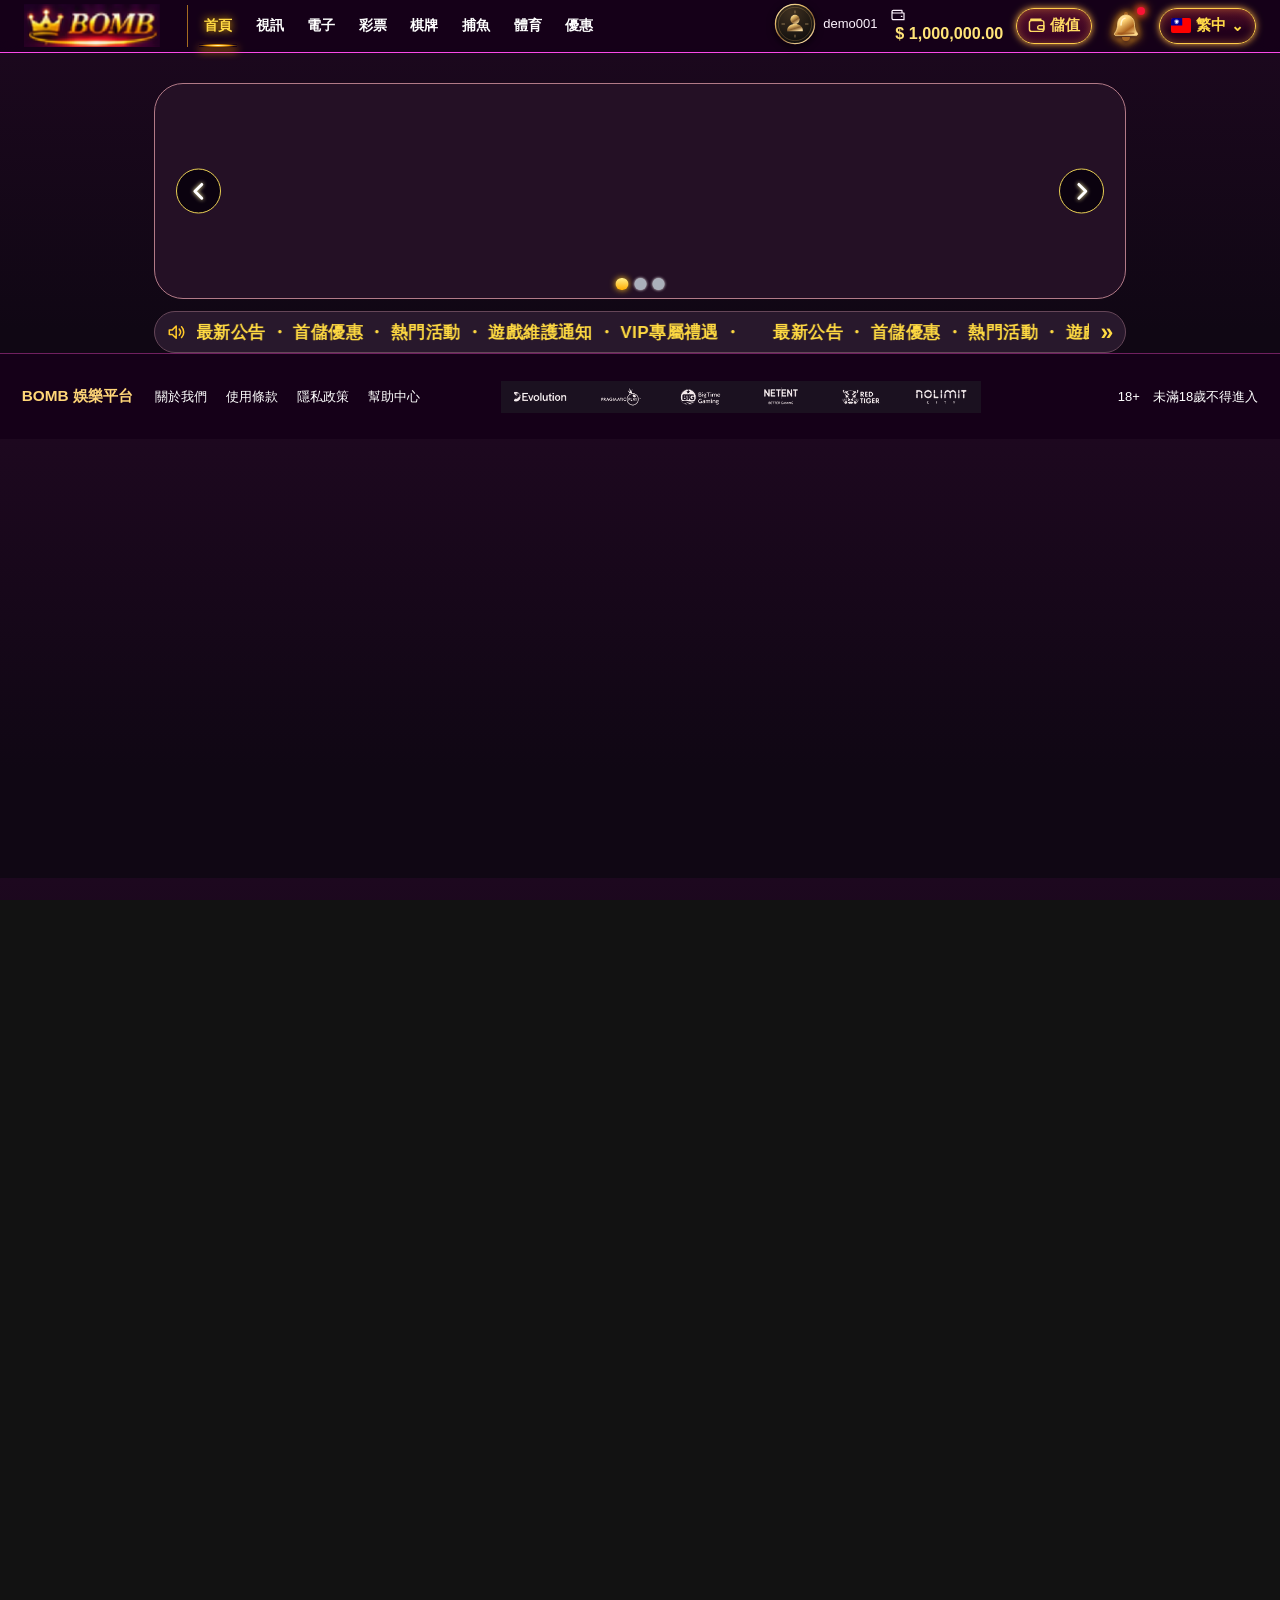
<file: assets/all-games.html>
<!doctype html><html lang="zh-Hant"><head><meta charset="utf-8"><title>BOMB 娛樂平台</title><script>location.replace("../all-games.html"+location.search+location.hash);</script></head><body><a href="../all-games.html">前往 BOMB 娛樂平台</a></body></html>
</file>
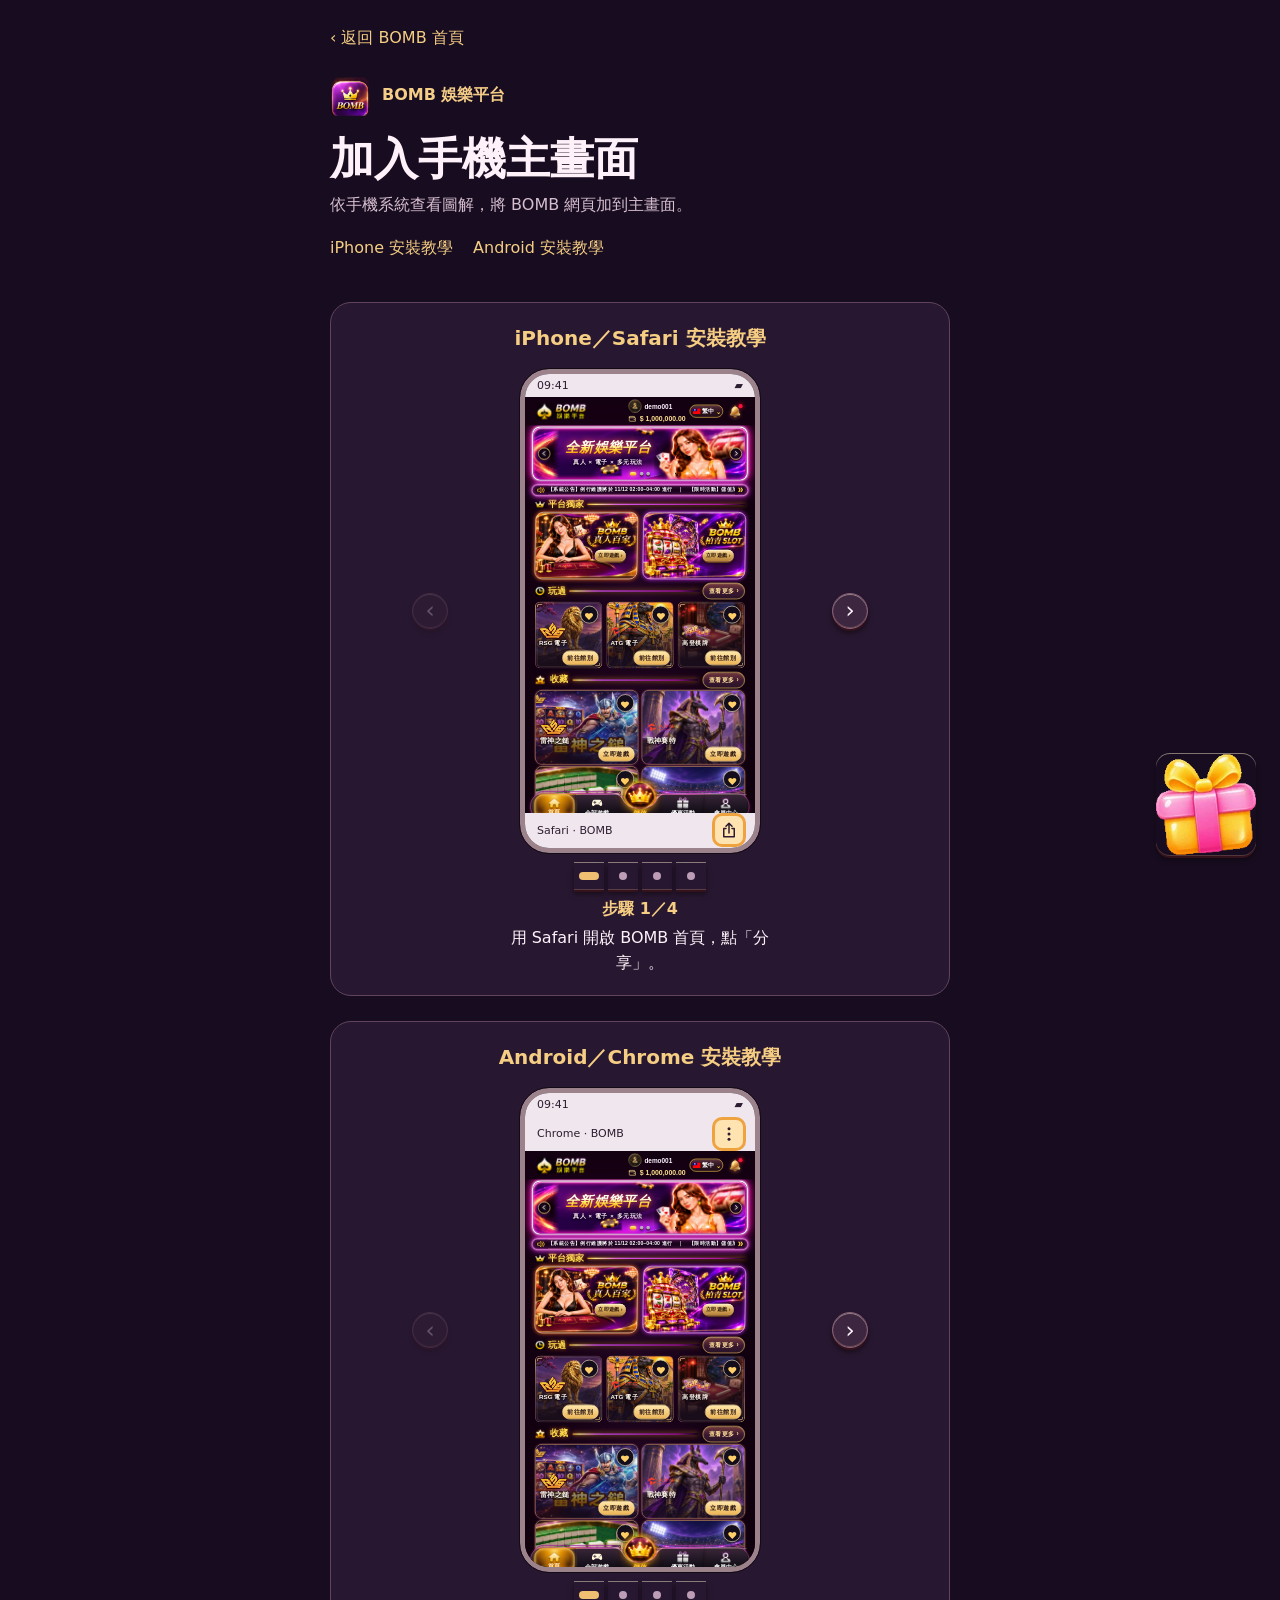
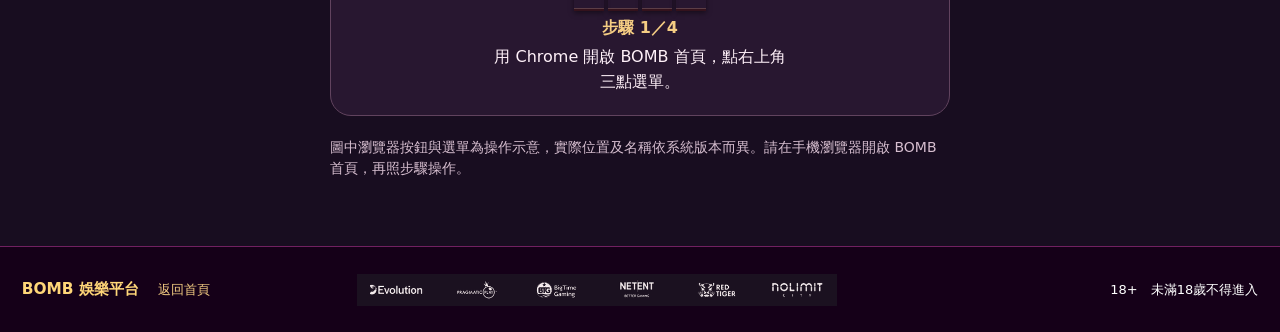
<file: assets/app-guide.html>
<!doctype html><html lang="zh-Hant"><head><meta charset="utf-8"><title>BOMB 娛樂平台</title><script>location.replace("../app-guide.html"+location.search+location.hash);</script></head><body><a href="../app-guide.html">前往 BOMB 娛樂平台</a></body></html>
</file>
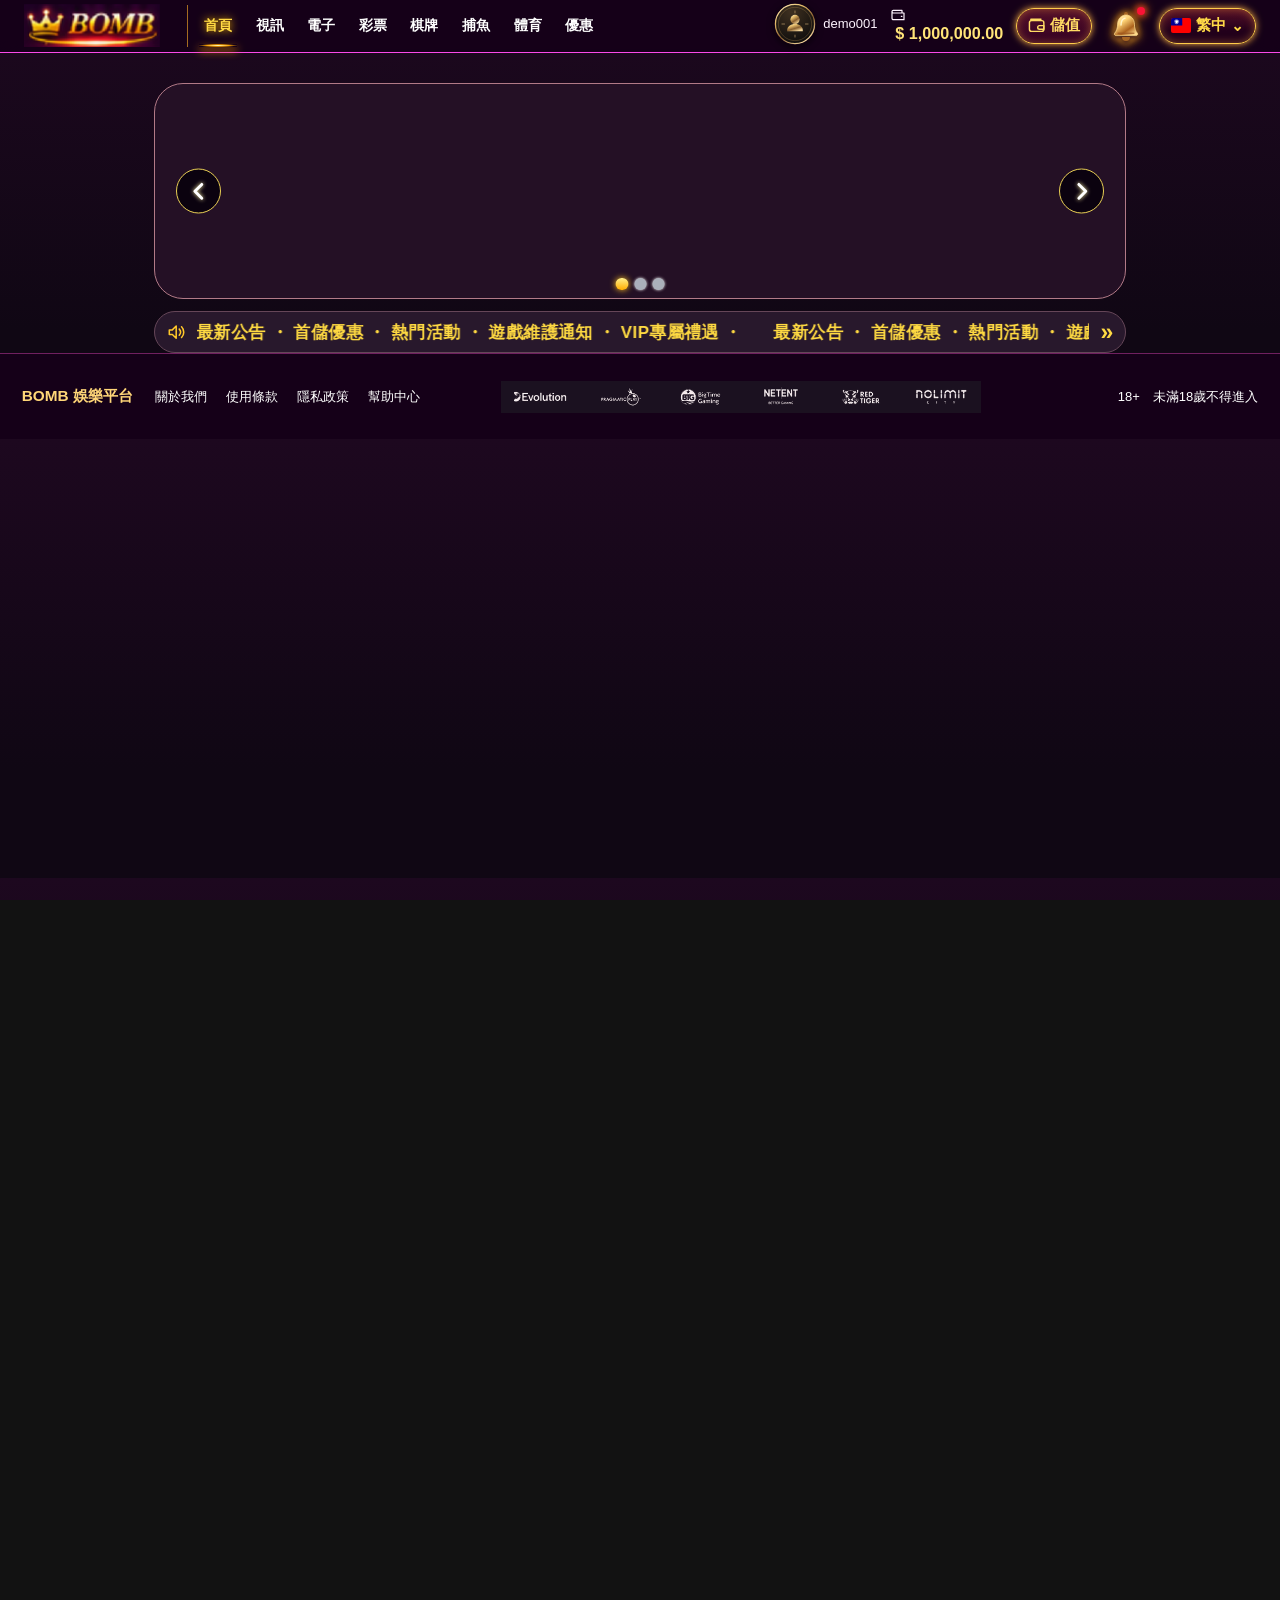
<file: assets/desktop-games.html>
<!doctype html><html lang="zh-Hant"><head><meta charset="utf-8"><title>BOMB 娛樂平台</title><script>location.replace("../desktop-games.html"+location.search+location.hash);</script></head><body><a href="../desktop-games.html">前往 BOMB 娛樂平台</a></body></html>
</file>
<file: bomb-final.css>
#recentGrid .home-card-wrap,#favoriteGrid .home-card-wrap{position:relative;min-width:0}
#recentGrid .home-card-wrap>.game-card,#favoriteGrid .home-card-wrap>.favorite-card{width:100%;margin:0}
.home-card-wrap .home-play{position:absolute;bottom:5px;right:5px;z-index:1;border:0;border-radius:12px;background:#efd294;color:#24172a;padding:3px 7px;font-weight:700;font-size:10px;pointer-events:none}
.home-card-wrap .goldbtn,.home-card-wrap .play-dot,.home-card-wrap .favorite-card::after{display:none!important}
.catalog-controls{display:flex;gap:8px}
.catalog-controls input{flex:1;min-width:0}
.catalog-favorites{white-space:nowrap;border:1px solid #d9af68;border-radius:9px;background:#2b1730;color:#ffe0a5;padding:0 9px}
.wallet-readout .icon{display:inline-block!important;width:1em;height:1em;vertical-align:-.12em}
@media(min-width:900px){#featured .feature-grid>.feature{height:306px!important;aspect-ratio:auto!important}}
@media(max-width:899px){#recentGrid{display:grid!important;grid-template-columns:repeat(3,minmax(0,1fr))!important}
.home-card-wrap .home-play{font-size:9px}
}

/* Keep the favorite control independent of the card's play button. */
.home-card-wrap > .home-heart,
.catalog-card > .catalog-heart,
.feature > .favorite,
.game > .favorite {
  box-sizing: border-box;
  --favorite-size: 34px;
  position: absolute;
  inset: 7px 7px auto auto;
  z-index: 4;
  display: grid;
  place-items: center;
  width: var(--favorite-size);
  height: var(--favorite-size);
  min-width: var(--favorite-size);
  min-height: var(--favorite-size);
  max-width: none;
  padding: 0;
  border: 1px solid #fff0cd;
  border-radius: 50%;
  background: #140d1b;
  color: #fff7e9;
  font-size: 0;
  line-height: 1;
  box-shadow: 0 2px 6px #0009;
  cursor: pointer;
}
.home-heart::after, .catalog-heart::after, button.favorite::after {
  content: "";
  width: 60%;
  aspect-ratio: 1;
  background: currentColor;
  mask: url("data:image/svg+xml,%3Csvg xmlns='http://www.w3.org/2000/svg' viewBox='0 0 24 24'%3E%3Cpath d='M12 21 4.4 13.5C-1.2 7.9 6.5 1 12 6.7c5.5-5.7 13.2 1.2 7.6 6.8Z' fill='none' stroke='black' stroke-width='2.5' stroke-linejoin='round'/%3E%3C/svg%3E") center / contain no-repeat;
}
.home-heart[aria-pressed=true]::after,
.catalog-heart[aria-pressed=true]::after,
button.favorite[aria-pressed=true]::after {
  color: #ffd069;
  mask-image: url("data:image/svg+xml,%3Csvg xmlns='http://www.w3.org/2000/svg' viewBox='0 0 24 24'%3E%3Cpath d='M12 21 4.4 13.5C-1.2 7.9 6.5 1 12 6.7c5.5-5.7 13.2 1.2 7.6 6.8Z'/%3E%3C/svg%3E");
}
.home-card-wrap > .home-heart { --favorite-size: 30px; }
button.favorite > span { display: none; }
.feature > .favorite, .game > .favorite {
  --favorite-size: 44px;
  inset: 10px 10px auto auto;
}
.catalog-card:not(.catalog-featured) footer strong { gap: 6px; }
.catalog-card:not(.catalog-featured) strong img {
  width: clamp(32px, 10vw, 48px);
  height: clamp(26px, 8vw, 34px);
}
.game .room-caption .room-logo { width: 72px; height: 43px; }

@media (max-width:899px) {
  #recentGrid .home-card-wrap > .game-card {
    height: clamp(118px, 31vw, 162px);
    aspect-ratio: auto;
    padding: 6px 6px 31px;
  }
  #recentGrid .game-card .game-info strong {
    white-space: normal;
    overflow-wrap: anywhere;
    line-height: 1.12;
  }
  #recentGrid .home-play {
    bottom: 6px;
    right: 6px;
    font-size: 10px;
  }
}
@media (min-width:900px) {
  .primary-menu button[aria-current="location"] {
    color: #ffe18a;
    box-shadow: inset 0 -2px #ffd56e;
    background: linear-gradient(transparent 45%, #d7982724);
  }
}

@media (min-width:900px) {
  #recentGrid .home-play, #favoriteGrid .home-play {
    bottom: 9px;
    right: 9px;
    min-height: 34px;
    padding: 7px 14px;
    font-size: 14px;
    line-height: 20px;
  }
  #favoriteGrid .home-card-wrap { width:min(100%,298px); justify-self:center; }
  #favoriteGrid .home-card-wrap > .favorite-card { padding-bottom:39px; }
  #recentGrid .game-info { padding-bottom:24px; }
}
.catalog-provider-mark,.lobby-provider-mark,#desktop-games .room-caption strong .wordmark {
  display:inline-block;
  color:#ffe0a0;
  font-weight:900;
  font-style:italic;
  letter-spacing:.025em;
}
.catalog-provider-mark { font-size:clamp(13px,3.8vw,18px); flex:none; }
#desktop-games .room-caption strong .wordmark {font-size:clamp(18px,1.8vw,28px)}
.lobby-provider-mark {display:block;font-size:.68em;margin-bottom:3px}
#desktop-games .lobby-feature > .favorite {
  position:absolute;z-index:4;top:10px;right:10px;
  display:grid;place-items:center;box-sizing:border-box;
  width:44px;height:44px;padding:0;
  border:1px solid #fff0cd;border-radius:50%;
  background:#140d1b;color:#fff7e9;
}
#desktop-games .lobby-feature > .favorite[aria-pressed="true"]{border-color:#ffd179}

@media (max-width:899px) {
  #recentGrid .home-card-wrap > .game-card {
    height: clamp(133px, 35vw, 181px);
    padding-bottom: 43px;
  }
  #favoriteGrid .home-card-wrap > .favorite-card {
    min-height: 126px;
    aspect-ratio: 1.47;
    padding-bottom: 41px;
  }
  #recentGrid .home-play, #favoriteGrid .home-play {
    box-sizing: border-box;
    inset: auto 6px 6px;
    min-height: 32px;
    display: grid;
    place-items: center;
    padding: 4px 5px;
    border: 1px solid #ffdf96;
    border-radius: 8px;
    background: linear-gradient(#ffe8ad, #ecb454);
    color: #2a1512;
    font-size: clamp(11px, 3vw, 14px);
    line-height: 1.2;
    white-space: nowrap;
  }
}

.provider-top {margin:18px 0 24px}
.provider-top h3 {font-size:17px;margin:0 0 10px;color:#fff5e5}
.provider-top ol {display:grid;grid-template-columns:repeat(5,minmax(0,1fr));gap:12px;margin:0;padding:0;list-style:none}
.provider-top .provider-rank {display:flex;align-items:center;gap:9px;text-align:left;padding:4px;background:transparent;border:0;border-radius:8px;color:#fff5ed;cursor:pointer;width:100%}
.provider-top .provider-rank:hover,.provider-top .provider-rank:focus-visible {background:#fff1d719}
.provider-rank-mark {width:46px;height:46px;display:grid;place-items:center;flex:none;border-radius:8px;background:#231425;color:#ffe2a5;font-size:11px;font-weight:900;text-align:center;overflow-wrap:anywhere}
.provider-rank-mark img {width:86%;height:86%;object-fit:contain}
.provider-rank small,.provider-rank strong {display:block;line-height:1.25}
.provider-rank small {color:#e8bc66;font-size:12px}
.provider-rank strong {font-size:14px}
.provider-rank-empty {align-self:center;color:#b7a2b8;padding-left:12px}
.lobby-activity {display:flex;align-items:center;justify-content:space-between;gap:12px;margin:0 0 18px;padding:14px 20px;aspect-ratio:6/1;min-height:76px;border-radius:12px;border:1px solid #a97852;background:#190d23 var(--activity-art) center / cover no-repeat;color:#ffe2a3}
.lobby-activity strong {font-size:clamp(18px,2.2vw,28px)}
#desktop-games .game,#desktop-games .lobby-feature,.catalog-card {cursor:pointer}

@media (max-width:899px) {
  #recentGrid .home-card-wrap > .game-card {height:clamp(110px,29vw,149px);padding-bottom:35px}
  #favoriteGrid .home-card-wrap > .favorite-card {padding-bottom:34px}
  #recentGrid .home-play,#favoriteGrid .home-play {
    inset:auto 6px 5px auto;
    min-height:25px;
    padding:3px 8px;
    border-radius:999px;
    font-size:clamp(11px,2.8vw,13px);
  }
  #favorites .section-heading {display:flex;align-items:center;gap:8px}
}
@media (min-width:900px) {
  #favoriteGrid .home-card-wrap {width:100%}
  #favoriteGrid .home-card-wrap > .favorite-card {width:100%;max-width:none;aspect-ratio:1.65;padding:0}
  #favoriteGrid .favorite-card .game-info {
    position:absolute;inset:auto 0 0;box-sizing:border-box;
    padding:24px 112px 13px 14px;
    background:linear-gradient(transparent,#190e20e8);
  }
  #favoriteGrid .home-play {bottom:10px;right:10px}
}

.lobby-activity button {margin-right:auto;background:#f3cf82;color:#241128;border:0;border-radius:20px;padding:8px 14px;cursor:pointer}

/* Fill the electronic room cards with artwork; leave the two live exclusives intact. */
#games-slots .game .room-art {object-fit:cover;object-position:center 32%}
#games-slots .game .room-caption {background:linear-gradient(transparent,#130c13e8)}
#games-slots .room-caption strong .wordmark {display:none}
.provider-rank-number {font-size:16px;color:#f2ca7a}

.lobby-activity-atg {position:relative;justify-content:flex-start}
.atg-offer-copy {display:grid;gap:3px}
.atg-offer-copy small,.atg-offer-copy span {color:#fff0d0;font-size:14px}
.lobby-activity-atg button {margin:0 0 0 12px}
#games-slots .games .game-atg-feature {grid-column:1/-1;aspect-ratio:3.2}
#games-slots .game-atg-feature .room-art {
  object-fit:contain;object-position:68% center;
  background:radial-gradient(ellipse at 69% 44%,#644021 0%,#29172b 45%,#17111a 78%);
}
#games-slots .game-atg-feature .room-caption {padding:40px 20px 16px}
#games-slots .game-atg-feature .room-caption button {font-size:15px;padding:8px 18px}
#event-details .atg-event-art {height:175px;margin:0 0 16px;border-radius:10px;overflow:hidden;background:radial-gradient(ellipse at center,#6c4129,#1b1021 74%)}
#event-details .atg-event-art img {width:100%;height:100%;object-fit:contain}
#event-details .atg-event-actions {display:flex;justify-content:flex-end;gap:10px}
#event-details .atg-event-actions button {border:1px solid #c79f60;border-radius:20px;padding:8px 16px;cursor:pointer;background:#281733;color:#ffe3a9}
#event-details [data-event-play] {background:#f3cf82;color:#241128;font-weight:800}

#sports-event-details {width:min(540px,92vw);max-height:85vh;overflow:auto;padding:24px;color:#fff;background:#18111c;border:1px solid #a98655;border-radius:16px}
#sports-event-details::backdrop {background:#100914b0}
.sports-event-art {display:block;width:100%;border-radius:10px}
#sports-event-details .atg-event-actions {display:flex;justify-content:flex-end;gap:10px}
#sports-event-details .atg-event-actions button {border:1px solid #c79f60;border-radius:20px;padding:8px 16px;cursor:pointer;background:#281733;color:#ffe3a9}
#sports-event-details [data-sports-event-play] {background:#f3cf82;color:#241128;font-weight:800}

/* Activity sections share a banner and two stacked game cards. */
#desktop-games :is(#games-live,#games-slots,#games-lottery,#games-table,#games-fish,#games-sports) > h2::after {
  display:block;content:"";flex:1;height:1px;background:linear-gradient(90deg,#e8bd72,#e8bd7240);
}
#desktop-games .activity-mosaic {display:grid;grid-template-columns:3fr 2fr;gap:12px;margin-bottom:18px}
#desktop-games .activity-mosaic .lobby-activity {
  margin:0;min-width:0;aspect-ratio:auto;min-height:clamp(235px,25vw,310px);
  flex-direction:column;align-items:flex-start;justify-content:center;
  background-color:#251329;
}
#desktop-games .activity-mosaic .lobby-activity-atg {
  background:linear-gradient(90deg,#241128 14%,#24112800 75%),
    url(assets/lobby-banners/atg-warrior.webp) right 22% / auto 138% no-repeat,
    radial-gradient(ellipse at right,#7c421b,#231025 72%);
}
#desktop-games .activity-mosaic .lobby-activity button {margin:0}
#desktop-games .activity-side {display:grid;grid-template-rows:repeat(2,minmax(0,1fr));gap:12px;min-width:0}
#desktop-games .activity-side .game {min-height:0;min-width:0}
#desktop-games :is(.activity-side,.activity-games) .room-art {object-fit:cover;object-position:center 30%}
#desktop-games .room-caption strong .wordmark {
  display:block;font-size:clamp(19px,2vw,28px);font-weight:900;color:#ffe2a0;
  line-height:1;text-shadow:0 2px 6px #000;
}
.provider-rank-mark {width:58px;height:52px}
.provider-rank-mark img {width:95%;height:95%;object-fit:contain}
.provider-rank-wordmark {font-size:clamp(11px,1.2vw,17px);font-weight:900;font-style:italic}
.catalog-provider-mark {font-size:clamp(14px,4vw,19px);font-weight:900}

.provider-rank-mark {width:66px;height:52px;background:#281832}
.provider-rank-mark img {width:100%;height:100%;object-fit:contain}
.lobby-provider-image {display:block;width:64px;height:31px;object-fit:contain;object-position:left center}
.catalog-card:not(.catalog-featured) strong .provider-image {width:clamp(32px,9vw,44px);height:26px}
.catalog-card strong span {min-width:0}
#recentGrid .game-info strong,#favoriteGrid .game-info strong {display:flex;align-items:center;gap:5px}
.home-provider-image {width:25px;height:22px;object-fit:contain;flex:none}
@media(max-width:899px){
  .catalog .catalog-controls {display:grid;grid-template-columns:minmax(0,1fr) auto;align-items:center;gap:10px}
  .catalog .catalog-controls input {box-sizing:border-box;width:min(100%,220px);min-height:40px}
  .catalog .catalog-controls .catalog-favorites {min-height:40px;padding:0 12px;font-weight:700}
  .home-provider-image {width:20px;height:17px}
}

.catalog .catalog-controls .catalog-favorites {
  display:inline-flex;align-items:center;gap:7px;
  border:1px solid #dcaf6ea0;border-radius:999px;background:#2b172c;color:#ffe7b8;
}
.catalog-favorites span {color:#f6c96e;font-size:17px}
#saved-games-dialog {
  box-sizing:border-box;width:min(440px,calc(100vw - 26px));max-height:85dvh;
  padding:14px;border:1px solid #d8ab68;border-radius:18px;background:#1d1023;color:#fff5ed;overflow:auto;
}
#saved-games-dialog::backdrop {background:#100816be}
#saved-games-dialog header {display:flex;align-items:center;justify-content:space-between;margin-bottom:12px}
#saved-games-title {margin:0;color:#ffdc93;font-size:19px}
#saved-games-dialog header button {font-size:22px;color:#ffe1a4;background:none;border:0;padding:4px 9px;cursor:pointer}
.saved-games-list {display:grid;gap:9px}
.saved-game-card {position:relative;display:grid;grid-template-columns:98px 1fr;gap:11px;padding:7px;border:1px solid #d8ab6852;border-radius:12px;background:#2e1a33}
.saved-game-art {width:100%;height:100%;min-height:83px;object-fit:cover;border-radius:8px}
.saved-game-card strong {display:block;padding-right:28px;overflow-wrap:anywhere}
.saved-game-card small {display:flex;align-items:center;gap:7px;margin:3px 0 5px;color:#f9db9e}
.saved-game-card small img {width:42px;height:20px;object-fit:contain}
.saved-game-card button {cursor:pointer}
.saved-game-play {border:0;border-radius:999px;background:#f5cf82;color:#241528;padding:4px 10px;font-size:12px;font-weight:800}
.saved-game-remove {position:absolute;top:6px;right:6px;border:1px solid #ffdf9e8a;border-radius:50%;height:29px;width:29px;background:#211227;color:#ffd481}
.home-provider-image[src$="atg-official.png"] {width:46px;height:22px}

/* Game art occupies the whole card; labels and controls sit above it. */
#desktop-games .lobby-feature .lobby-feature-art img,
#desktop-games .game .room-art {
  object-fit:cover;
}
#desktop-games .lobby-feature .lobby-feature-art img {object-position:center 36%}
#desktop-games .lobby-feature-copy,#desktop-games .game .room-caption {
  background:linear-gradient(transparent,#140b1ae8 75%);
}
@media(min-width:900px) {
  #recentGrid .home-card-wrap > .game-card {
    display:block;position:relative;isolation:isolate;overflow:hidden;
    height:auto;aspect-ratio:1.65;padding:0;
  }
  #recentGrid .home-card-wrap .game-card > picture {
    position:absolute;inset:0;width:100%;height:100%;border-radius:inherit;z-index:-1;
  }
  #recentGrid .home-card-wrap .game-art {width:100%;height:100%;object-fit:cover}
  #recentGrid .home-card-wrap .game-info,#favoriteGrid .home-card-wrap .game-info {
    position:absolute;box-sizing:border-box;inset:auto 0 0;width:100%;margin:0;
    text-align:left;padding:27px min(110px,39%) 12px 12px;
    background:linear-gradient(transparent,#140b1ae8 75%);
  }
}
.catalog-card:not(.catalog-featured) {
  display:block;position:relative;isolation:isolate;aspect-ratio:1.06;
}
.catalog-card:not(.catalog-featured) .catalog-art {
  position:absolute;inset:0;height:100%;width:100%;aspect-ratio:auto;
  object-fit:cover;object-position:center 36%;
}
.catalog-card:not(.catalog-featured) footer {
  position:absolute;inset:auto 0 0;
  background:linear-gradient(transparent,#140b1af0 72%);
  padding:21px 5px 6px;
}
.saved-game-card {
  display:block;isolation:isolate;overflow:hidden;
  aspect-ratio:1.9;min-height:135px;padding:0;
}
.saved-game-card .saved-game-art {
  position:absolute;inset:0;width:100%;height:100%;
  object-fit:cover;object-position:center 38%;border-radius:0;z-index:-1;
}
.saved-game-card > div {
  position:absolute;inset:auto 0 0;padding:24px 102px 10px 10px;
  background:linear-gradient(transparent,#140b1aef 72%);
}
.saved-game-card strong {padding-right:0;line-height:1.2}
.saved-game-card small {margin-bottom:0}
.saved-game-play {position:absolute;right:9px;bottom:10px;white-space:nowrap}
.saved-game-remove {z-index:1}

/* Desktop electronic layout follows the banner / two cards reference. */
#games-slots .activity-mosaic {grid-template-columns:minmax(0,59fr) minmax(0,41fr);gap:10px;margin-bottom:20px}
#desktop-games #games-slots .activity-mosaic .lobby-activity-atg {
  aspect-ratio:2.72;min-height:0;padding:18px clamp(20px,4.5vw,64px);gap:12px;
  background:linear-gradient(90deg,#1a0a24a6,transparent 63%),var(--activity-art) center / cover no-repeat;
}
#games-slots .atg-offer-copy strong {font-size:clamp(24px,3.2vw,46px);line-height:1.1}
#games-slots .atg-offer-copy small {font-size:clamp(12px,1.15vw,16px);font-weight:700}
#games-slots .activity-side {gap:10px}
#games-slots .activity-side .room-art {object-position:center 22%}
#games-slots .activity-games .game,
#desktop-games #games-live .live-room-grid .game {aspect-ratio:3.15}
#event-details .atg-event-art img {object-fit:cover}

/* Constrain provider artwork independently of the image's intrinsic ratio. */
.provider-rank-mark {overflow:hidden}
.provider-rank-mark img {display:block;width:100%;height:100%;min-width:0;min-height:0;max-width:100%;max-height:100%;padding:4px;object-fit:contain}
#desktop-games .room-caption .room-logo {width:76px;height:34px;max-height:34px;object-fit:contain;object-position:left center}
.catalog-card strong .provider-image {max-height:30px;object-fit:contain}
.home-card-wrap .home-provider-image {width:clamp(23px,5vw,34px);height:24px;object-fit:contain}
@media(min-width:900px){.home-card-wrap .home-provider-image {width:clamp(35px,4vw,58px);height:28px}}

/* Keep the supplied marks legible against artwork on both card layouts. */
.provider-rank-mark {width:76px;height:58px}
.provider-rank-mark img {padding:3px;box-sizing:border-box}
#desktop-games .room-caption .room-logo,
#desktop-games .lobby-provider-image {width:94px;height:42px;max-height:42px}
.catalog .catalog-card strong .provider-image {width:clamp(32px,10vw,54px);height:32px;max-height:32px}
.home-card-wrap .home-provider-image {width:clamp(24px,8vw,46px);height:27px}
.saved-game-card small img {width:58px;height:29px}
@media(min-width:900px){
  .home-card-wrap .home-provider-image {width:clamp(42px,5vw,72px);height:34px}
}
img:is([src$="/zg-symbol.png"],[src$="/we.png"],[src$="/gc.png"]) {
  background:#fff8ed;border-radius:5px;padding:3px;box-sizing:border-box;
  object-position:center !important;
}

.catalog-event-badge {
  position:absolute;
  z-index:1;
  top:8px;
  left:0;
  padding:4px 11px 4px 7px;
  clip-path:polygon(0 0,100% 0,93% 100%,0 100%);
  background:linear-gradient(105deg,#92152a,#ff6968 23%,#c82738 56%,#92152a);
  color:white;
  font-size:12px;
  font-weight:900;
}
@media(max-width:899px){
  #favoriteGrid .game-info strong {white-space:normal;line-height:1.12}
}

@media (max-width:899px) {
  .catalog-card .catalog-room-name {
    display: inline-flex;
    flex-direction: column;
    align-items: center;
    line-height: 1.13;
    text-align: center;
  }
  .catalog-card .catalog-room-brand,
  .catalog-card .catalog-room-label {
    white-space: nowrap;
  }
}

#recentGrid .home-card-wrap .home-provider-image,
#favoriteGrid .home-card-wrap .home-provider-image {
  width: clamp(50px, 6vw, 92px);
  height: 44px;
  object-position: left center;
}

@media (max-width: 899px) {
  #recentGrid .home-card-wrap .home-provider-image,
  #favoriteGrid .home-card-wrap .home-provider-image {
    width: clamp(40px, 12vw, 62px);
    height: clamp(29px, 8vw, 40px);
  }
  #favoriteGrid .home-card-wrap > .favorite-card {
    display: block;
    position: relative;
    isolation: isolate;
    overflow: hidden;
    height: auto;
    padding: 0;
  }
  #favoriteGrid .favorite-card picture {
    display: block;
    position: absolute;
    inset: 0;
    width: 100%;
    height: 100%;
    z-index: -1;
  }
  #favoriteGrid .favorite-card .game-art {
    width: 100%;
    height: 100%;
    object-fit: cover;
  }
  #favoriteGrid .favorite-card .game-info {
    position: absolute;
    inset: auto 0 0;
    width: 100%;
    margin: 0;
    padding: 16px 8px 33px;
    background: linear-gradient(transparent, #140b1ace);
  }
}

@media (min-width: 900px) {
  #games-live .live-room-layout {
    display: grid;
    grid-template-columns: minmax(0, 1.45fr) minmax(0, 1fr);
    gap: 12px;
    margin-bottom: 18px;
  }
  #games-live .live-promo-carousel { position: relative; min-width: 0; min-height: clamp(246px, 22vw, 310px); }
  #games-live .live-promo {
    display: grid;
    align-content: end;
    gap: 4px;
    position: absolute;
    inset: 0;
    width: 100%;
    padding: 12px clamp(14px, 2vw, 30px) 53px;
    border: 1px solid #d1a65b80;
    border-radius: 12px;
    text-align: left;
    color: #fff5df;
    cursor: pointer;
  }
  #games-live .live-promo strong { font-size: clamp(21px, 2.1vw, 32px); color: #ffe2a2; }
  #games-live .live-promo small { font-weight: 700; }
  #desktop-games #games-live .live-room-grid {
    display: grid;
    margin: 0;
    grid-template-columns: repeat(3, minmax(0, 1fr));
    gap: 14px;
  }
  #desktop-games #games-live .live-room-grid > .game {
    grid-column: auto;
    width: 100%;
    min-width: 0;
    height: auto;
  }
  #desktop-games #games-live .live-room-grid .room-art { object-fit: cover; object-position: center top; }
  #desktop-games #games-live .lobby-feature .lobby-feature-art img {
    object-fit: contain;
    object-position: center top;
  }
}

@media (max-width:899px) {
  .main #invite .referral {
    grid-template-columns: minmax(78px, 30%) minmax(0, 1fr);
    gap: 8px;
    height: auto;
    min-height: 122px;
    padding: 9px 11px;
    background: linear-gradient(110deg, #2c152c, #1b101e 70%);
  }
  .main #invite .referral > picture {
    display: block;
    min-width: 0;
    position: relative;
    z-index: 1;
  }
  .main #invite .referral > picture .gift-art {
    display: block;
    width: 100%;
    height: auto;
    max-height: 104px;
    object-fit: contain;
  }
}

.main :is(#recent,#favorites) .section-heading .heading-line { flex: 1; min-width: 0; }
.main :is(#recent,#favorites) .section-heading .section-link { display: inline-flex; flex: none; white-space: nowrap; }
.main :is(#recent,#favorites) .section-heading .section-link {
    padding: 4px 10px;
    border: 1px solid #e9b95e;
    border-radius: 999px;
    background: linear-gradient(#743b3d, #3c1830 55%, #271327);
    box-shadow: inset 0 1px 2px #ffde9c8f, 0 2px 3px #100714;
    color: #ffe19a;
    font-size: 11px;
    font-weight: 800;
  align-items: center;
  justify-content: center;
  min-height: 28px;
  line-height: 1.2;
}
@media (max-width: 899px) {
  .catalog .catalog-controls .catalog-favorites {
    padding: 4px 10px;
    border: 1px solid #e9b95e;
    border-radius: 999px;
    background: linear-gradient(#743b3d, #3c1830 55%, #271327);
    box-shadow: inset 0 1px 2px #ffde9c8f, 0 2px 3px #100714;
    color: #ffe19a;
    font-size: 11px;
    font-weight: 800;
  }
}

@media (min-width: 900px) {
  #games-live .live-promo[hidden] { display: none; }
  #games-live .live-promo-controls {
    position: absolute;
    bottom: 12px;
    left: 50%;
    transform: translateX(-50%);
    display: flex;
    align-items: center;
    gap: 2px;
  }
  #games-live .live-promo-controls button {
    display: grid;
    place-items: center;
    width: 26px;
    height: 26px;
    padding: 0;
    border: 0;
    background: transparent;
    cursor: pointer;
  }
  #games-live .live-promo-controls button::before {
    content: "";
    width: 8px;
    height: 8px;
    border-radius: 999px;
    background: #fff3dfaa;
  }
  #games-live .live-promo-controls button[aria-current="true"]::before {
    width: 19px;
    background: #ffd25e;
    box-shadow: 0 0 7px #ffbf5366;
  }
  #games-live .live-promo-controls button:focus-visible { outline: 2px solid #ffdfa0; }
  #games-live .live-room-layout .live-featured {
    display: grid;
    grid-template-columns: minmax(0, 1fr);
    grid-template-rows: repeat(2, minmax(0, 1fr));
    gap: 10px;
    min-width: 0;
    margin: 0;
  }
  #games-live .live-room-layout .live-featured .lobby-feature { aspect-ratio: auto; }
  #desktop-games #games-live .live-room-layout .lobby-feature-art img {
    object-fit: cover;
    object-position: center top;
  }
  #games-live .live-room-layout .lobby-feature-copy { padding: 25px 11px 8px; }
  #games-live .live-promo small { 
    justify-self: start; padding: 5px 10px; border-radius: 999px;
    background: #f1cb81; color: #2d1420;
  }
  #games-live .live-room-layout .lobby-feature-copy h3 { font-size: clamp(15px, 1.65vw, 23px); }
  #games-live .live-room-layout .lobby-feature-copy p { display: none; }
}

@media (min-width: 900px) {
  #games-live .live-room-layout { grid-template-columns: minmax(0, 1.23fr) minmax(0, 1fr); margin-bottom: 27px; }
  #games-live .live-room-layout .live-featured .lobby-feature {
    border-color: #e8b968;
    box-shadow: 0 3px 15px #d3974c30;
  }
  #desktop-games #games-live .live-room-layout .lobby-feature-copy {
    background: linear-gradient(transparent, #160b19ed 85%);
  }
  #desktop-games #games-live .live-room-grid .game { border-color: #a8824f55; }
  #desktop-games #games-live .live-room-grid .room-caption strong { font-size: clamp(15px, 1.35vw, 20px); }
}

@media (min-width: 900px) {
  #games-live .live-featured .lobby-feature-copy h3 {
    display: flex;
    align-items: center;
    gap: 7px;
  }
  #games-live .live-exclusive-logo {
    width: clamp(34px, 4vw, 54px);
    height: clamp(30px, 3.5vw, 44px);
    flex: none;
    object-fit: contain;
  }
}

@media (min-width: 900px) {
  #games-live .live-promo { align-content: center; gap: 9px; padding-block: 18px 46px; }
  #games-live .live-promo-kicker { color: #ffe0a7; font-size: clamp(12px, 1.02vw, 15px); font-weight: 700; }
  #games-live .live-promo strong { font-size: clamp(23px, 2.7vw, 40px); line-height: 1.18; }
  #games-live .live-promo small {
    margin-top: 5px;
    padding: 7px 13px;
    background: linear-gradient(#ffe9af, #dba755);
    box-shadow: 0 2px 8px #1d1012a0;
  }
}
.live-detail-dialog {
  box-sizing: border-box;
  width: min(570px, 92vw);
  max-height: 88vh;
  overflow: auto;
  padding: 0;
  background: #201222;
  border: 1px solid #bd9159;
  border-radius: 16px;
  color: #fff2e2;
}
.live-detail-dialog::backdrop { background: #100912c9; }
.live-detail-dialog > img { display: block; width: 100%; height: 170px; object-fit: cover; }
.live-detail-copy { padding: 18px 22px; }
.live-detail-copy h2 { margin: 0; color: #ffdf9a; font-size: clamp(19px, 3vw, 27px); }
.live-detail-copy p, .live-detail-copy dd { line-height: 1.55; }
.live-detail-copy dl { display: grid; grid-template-columns: max-content 1fr; gap: 8px 14px; }
.live-detail-copy dt { color: #edc585; font-weight: 700; }
.live-detail-copy dd { margin: 0; }
.live-detail-copy form { display: flex; justify-content: flex-end; gap: 8px; margin-top: 18px; }
.live-detail-copy form button { border: 1px solid #b98d54; border-radius: 999px; padding: 7px 12px; color: inherit; background: #422839; cursor: pointer; }
.live-detail-copy form .live-detail-play { color: #2a1911; background: #f0ce88; font-weight: 800; }

@media (min-width: 900px) {
  #games-live .live-promo {
    isolation: isolate;
    overflow: visible;
    border: 0;
    border-radius: 0;
    background: transparent;
  }
  #games-live .live-promo:focus-visible { outline: 2px solid #ffe2a2; outline-offset: -3px; }
  #games-live .live-artwork {
    position: absolute;
    inset: 0 0 0 34%;
    z-index: -1;
    display: grid;
    place-items: center;
    pointer-events: none;
  }
  #games-live .live-artwork img {
    position: absolute;
    width: 94%;
    height: 98%;
    object-fit: contain;
    object-position: right center;
    filter: drop-shadow(0 12px 16px #09040a9c);
  }
  #games-live .live-art-halo {
    position: absolute;
    inset: 10% 1% 6% 5%;
    background: radial-gradient(ellipse, #bc71363d, #942a8130 43%, transparent 72%);
  }
  #games-live .live-art-ornament {
    position: absolute;
    top: 23%;
    right: 9%;
    color: #ffce81;
    font-size: 17px;
    text-shadow: 0 0 13px #f29d43;
  }
  #games-live .live-art-ornament:last-child {
    top: auto;
    bottom: 17%;
    right: auto;
    left: 18%;
    font-size: 10px;
    color: #ffebbe;
  }
  #games-live .live-promo strong { text-shadow: 0 2px 8px #140617; }
}
@media (min-width: 900px) and (prefers-reduced-motion: no-preference) {
  #games-live .live-promo:not([hidden]) .live-artwork {
    animation: live-art-enter .55s ease-out both;
  }
  #games-live .live-artwork img { animation: live-art-float 4s ease-in-out infinite alternate; }
  #games-live .live-art-halo { animation: live-light-pulse 3s ease-in-out infinite alternate; }
  #games-live .live-art-ornament { animation: live-art-float 2.9s ease-in-out infinite alternate; }
  #games-live .live-art-ornament:last-child { animation-delay: -.95s; }
  @keyframes live-art-enter {
    from { opacity: 0; transform: translateX(16px); }
    to { opacity: 1; transform: translateX(0); }
  }
  @keyframes live-art-float {
    from { transform: translateY(3px); }
    to { transform: translateY(-7px); }
  }
  @keyframes live-light-pulse {
    from { opacity: .5; transform: scale(.93); }
    to { opacity: 1; transform: scale(1.1); }
  }
}

@media (min-width: 900px) {
  #desktop-games :is(.game, .lobby-feature) {
    transition: transform .2s ease, box-shadow .2s ease, border-color .2s ease;
  }
  #desktop-games :is(.game, .lobby-feature) :is(.room-art, .lobby-feature-art img) {
    transition: filter .2s ease;
  }
  #desktop-games :is(.game, .lobby-feature):is(:hover, :focus-within) {
    border-color: #ffd985;
    box-shadow: 0 5px 18px #dda75155;
  }
  #desktop-games :is(.game, .lobby-feature):is(:hover, :focus-within) :is(.room-art, .lobby-feature-art img) {
    filter: brightness(1.13);
  }
}
@media (min-width: 900px) and (hover: hover) and (prefers-reduced-motion: no-preference) {
  #desktop-games :is(.game, .lobby-feature):hover { transform: translateY(-3px); }
}

#modalWrap:has(.home-modal-cards) {
  box-sizing: border-box;
  width: min(790px, calc(100vw - 28px));
  max-width: none;
  max-height: 86vh;
  overflow: auto;
}
#modalWrap:has(.home-modal-cards) > .modal {
  box-sizing: border-box;
  width: 100%;
  max-width: none;
  padding: clamp(12px, 3.2vw, 22px);
}
#modalWrap:has(.home-modal-cards) #modalContent { min-width: 0; }
#modalWrap:has(.home-modal-cards) #modalText:empty { display: none; }
.home-modal-cards {
  display: grid;
  grid-template-columns: repeat(3, minmax(0, 1fr));
  gap: 10px;
}
.home-modal-card {
  position: relative;
  isolation: isolate;
  min-width: 0;
  width: 100%;
  min-height: 132px;
  aspect-ratio: 1.48;
  overflow: hidden;
  border: 1px solid #d7ad696e;
  border-radius: 11px;
  background: #231129;
}
.home-modal-art {
  position: absolute;
  inset: 0;
  z-index: -1;
  width: 100%;
  height: 100%;
  object-fit: cover;
}
.home-modal-card-copy {
  position: absolute;
  inset: auto 0 0;
  display: grid;
  gap: 4px;
  justify-items: start;
  grid-template-columns: minmax(0, 1fr);
  padding: 16px 8px 8px;
  background: linear-gradient(transparent, #170b1aed 54%);
  color: #fff5e3;
}
.home-modal-card-copy strong { font-size: clamp(12px, 3vw, 16px); overflow-wrap: anywhere; }
.home-modal-logo { width: 58px; height: 26px; object-fit: contain; object-position: left center; }
.home-modal-card-copy button {
  min-height: 32px;
  max-width: 100%;
  border: 1px solid #ffdd8c;
  border-radius: 999px;
  padding: 4px 10px;
  background: linear-gradient(#ffe4a0, #d9a14e);
  color: #291707;
  font-weight: 800;
  cursor: pointer;
}
@media (max-width: 600px) {
  .home-modal-cards { grid-template-columns: repeat(2, minmax(0, 1fr)); }
}

@media (min-width: 900px) {
  #desktop-games :is(.game, .lobby-feature) :is(.room-caption, .lobby-feature-copy) button {
    transition: box-shadow .22s ease, filter .22s ease, transform .22s ease;
  }
  #desktop-games :is(.game, .lobby-feature):is(:hover, :focus-within) :is(.room-caption, .lobby-feature-copy) {
    inset: 0;
    height: auto;
    display: flex;
    flex-direction: column;
    align-items: center;
    justify-content: center;
    gap: 7px;
    padding: 8px 44px;
    text-align: center;
    background: radial-gradient(ellipse at center, #160918ed, #1609183d);
  }
  #desktop-games :is(.game, .lobby-feature):is(:hover, :focus-within) :is(.room-caption strong, .lobby-feature-copy h3) {
    align-items: center;
    justify-content: center;
    line-height: 1.1;
  }
  #desktop-games :is(.game, .lobby-feature):is(:hover, :focus-within) :is(.room-caption .room-logo, .live-exclusive-logo) {
    object-position: center;
    filter: drop-shadow(0 0 9px #ffce7c80);
  }
  #desktop-games .lobby-feature:is(:hover, :focus-within) .lobby-feature-copy p { display: none; }
  #desktop-games :is(.game, .lobby-feature):is(:hover, :focus-within) :is(.room-caption, .lobby-feature-copy) button {
    filter: brightness(1.14);
    box-shadow: 0 0 0 1px #ffe8a1, 0 0 14px #ffb54fac;
  }
  #desktop-games :is(.room-caption, .lobby-feature-copy) button:hover { transform: scale(1.06); }
}
@media (prefers-reduced-motion: reduce) {
  #desktop-games :is(.room-caption, .lobby-feature-copy) button { transition: none; }
  #desktop-games :is(.room-caption, .lobby-feature-copy) button:hover { transform: none; }
}

.app-install-strip, .app-install-strip[hidden] { display:none; }
@media(max-width:899px) {
 .app-install-strip { display:flex; align-items:center; gap:9px; padding:8px max(5%,env(safe-area-inset-right)); background:linear-gradient(105deg,#211d17 0%,#161517 50%,#111114 100%); border-bottom:1px solid #594629; }
 .app-install-strip img { width:32px; height:32px; flex:none; }
 .app-install-strip strong { margin-right:auto; color:#f7e9d5; font-size:13px; }
 .app-install-strip :is(.app-install-link, button) { display:inline-flex; align-items:center; min-height:32px; text-decoration:none; padding:0 12px; border:1px solid #edc77a; border-radius:8px; background:#edc77a; color:#261526; font-size:12px; font-weight:800; white-space:nowrap; }
 .app-install-strip .app-install-dismiss { display:grid; place-items:center; width:32px; min-height:36px; flex:none; padding:0; border:0; background:transparent; color:#e4cea8; font-size:23px; font-weight:400; line-height:1; }
}

@media (min-width: 900px) {
  .main :is(#recent,#favorites) .section-heading .section-link {
    min-height: 34px;
    padding-inline: 14px;
    font-size: 13px;
  }
}

@media (max-width: 899px) {
  #recentGrid .home-play-desktop { display: none; }
}

@media (min-width: 900px) {
  #recentGrid .home-play-mobile { display: none; }
}
</file>
<file: shared-footer.css>
.shared-footer .footer-partners { flex:1 1 340px; min-width:0; max-width:480px; margin-inline:auto; }
.shared-footer .footer-partners img { display:block; width:100%; height:auto; }
@media (min-width:900px) {
  footer.shared-footer { display:flex; align-items:center; gap:clamp(10px,1.5vw,28px); min-height:86px; padding:16px clamp(14px,1.7vw,32px); border-top:1px solid #702060; background:#150018; color:#fff; font-size:13px; }
  footer.shared-footer > span { white-space:nowrap; }
  footer.shared-footer > span:first-child { color:#ffd678; font-weight:800; font-size:clamp(15px,1.2vw,20px); }
  footer.shared-footer > span:last-child { margin-inline-start:auto; }
  footer.shared-footer > div { display:flex; gap:clamp(7px,1vw,20px); white-space:nowrap; }
  footer.shared-footer > div button { padding:3px; }
}
@media (max-width:899px) { footer.shared-footer { display:none; } }
</file>
<file: button-depth.css>
:root {
  --button-face-dark: linear-gradient(180deg,#654049 0%,#482330 19%,#2e1420 53%,#210e18 100%);
  --button-face-gold: linear-gradient(180deg,#fff1c1 0%,#f0cf8a 21%,#d6a657 57%,#b17b36 100%);
  --button-face-selected: linear-gradient(180deg,#927047 0%,#684a2a 24%,#4c321c 60%,#392514 100%);
  --button-depth-dark: inset 0 1px 0 #fff0d275,inset 0 -1px 0 #e7a68346,0 2px 0 #34121c,0 4px 5px #08040885;
  --button-depth-gold: inset 0 1px 0 #fff8d9,inset 0 -1px 0 #ffe8a77a,0 2px 0 #754718,0 4px 6px #0b0609a0;
  --button-depth-pressed: inset 0 1px 3px #1106108c,inset 0 -1px 0 #ffeab64a,0 1px 1px #0b060980;
}

/* Preserve illustrated surfaces and add depth to the controls that sit on them. */
html body :is(button,input[type="button"],input[type="submit"],input[type="reset"],[role="button"],.goldbtn,.gold-btn,.outline-gold,.app-install-link,.deposit-side nav a,.account-tiles > a,.mobile-bottom > a) {
  box-shadow:var(--button-relief,var(--button-depth-dark));
}

html body :is(.goldbtn,.gold-btn,.app-install-link,.room-transfer [data-enter]) {
  --button-relief:var(--button-depth-gold);
  background-image:var(--button-face-gold);
  color:#281509;
}

html body :is(.outline-gold,.deposit-quick button,.room-transfer button:not([data-close],[data-favorite],[data-enter])) {
  background-image:var(--button-face-dark);
}

html body :is(button,input[type="button"],input[type="submit"],input[type="reset"],[role="button"],.goldbtn,.gold-btn,.outline-gold,.app-install-link,.deposit-side nav a,.account-tiles > a,.mobile-bottom > a):active:not(:disabled,[aria-disabled="true"]) {
  --button-relief:var(--button-depth-pressed);
}

html body :is(button,[role="button"],.goldbtn,.gold-btn,.outline-gold):focus-visible {
  outline:2px solid #ffe7a9;
  outline-offset:2px;
}

@media (max-width:899px) {
  html body .deposit-layout .deposit-mobile-menu {
    background:none;
    border:0;
    border-radius:0;
    padding:0;
    box-shadow:none;
    column-gap:clamp(4px,1vw,8px);
  }

  html body .deposit-layout .deposit-mobile-menu[hidden] { display:none; }

  html body .deposit-layout .deposit-mobile-menu > :is(a,button) {
    --button-relief:var(--button-depth-dark);
    min-height:60px;
    border-color:#9f6a63;
    color:#fff0d7;
    font-size:clamp(10px,2.55vw,15px);
    white-space:nowrap;
    background:var(--button-face-dark);
    box-shadow:var(--button-relief);
  }

  html body .deposit-layout .deposit-mobile-menu > :is(a,button):is(:hover,:focus-visible) {
    border-color:#dfb37f;
  }

  html body .deposit-layout .deposit-mobile-menu > [aria-current="page"],
  html body .deposit-layout .deposit-mobile-menu > [aria-current="page"]:is(:hover,:focus-visible) {
    --button-relief:var(--button-depth-gold);
    color:#fff5df;
    border-color:#f6d69a;
    background:var(--button-face-selected);
  }

  html body .deposit-layout .deposit-mobile-menu > :is(a,button):active {
    --button-relief:var(--button-depth-pressed);
  }

  html body .deposit-layout .deposit-mobile-menu .account-tile-icon,
  html body .deposit-layout .deposit-mobile-menu [aria-current="page"] .account-tile-icon {
    width:24px;
    height:24px;
    padding:0;
    color:#f4d59a;
    border:0;
    border-radius:0;
    background:none;
    box-shadow:none;
    filter:drop-shadow(0 1px 1px #180c13bc);
  }
}
</file>
<file: catalog.css>
.catalog-route main > :not(.hero,.marquee,.catalog),
.catalog-route .floating { display:none !important; }

.catalog { margin:14px auto 0; max-width:680px; min-height:75vh; padding-bottom:20px; color:#fff5ff; }
.catalog-controls { margin-bottom:14px; }
.catalog-controls input {
  width:100%; min-height:44px; padding:8px 12px; font:inherit; font-size:16px; color:inherit;
  background:#26132b; border:1px solid #aa6caa; border-radius:10px;
}
.catalog-controls input::placeholder { color:#e2cfe5; }
.catalog-layout {
  display:grid; grid-template-columns:minmax(60px,20%) minmax(0,1fr); align-items:start; gap:8px;
}
.catalog-categories {
  position:sticky; top:var(--catalog-top,8px); display:grid; gap:6px;
  max-height:var(--catalog-rail-height,75dvh); overflow-y:auto; scrollbar-width:thin;
}
.catalog-categories button {
  min-height:clamp(48px,calc((var(--catalog-rail-height, 440px) - 54px) / 6),112px);
  display:grid; place-content:center; gap:6px; font:inherit; font-size:clamp(13px,3.8vw,18px);
  font-weight:700; text-align:center; color:inherit;
  background:linear-gradient(#47134c,#230c29);
  border:1px solid #ba63b6; border-radius:4px 11px 11px 4px;
}
.catalog-categories button[aria-current="location"] {
  color:#fff0c2; background:linear-gradient(#985b11,#432308); border-color:#f7c86e;
}
.catalog-categories span { font-size:clamp(18px,5.8vw,27px); line-height:1; }
.catalog-categories button:disabled { opacity:.45; }

.catalog-group { margin-bottom:18px; scroll-margin-top:var(--catalog-top,8px); }
.catalog-group h2 {
  display:flex; align-items:center; gap:6px; margin:0 0 7px; color:#f4d999; font-size:15px;
}
.catalog-group h2::after {
  content:""; flex:1; height:1px; background:linear-gradient(90deg,#ecba55,transparent);
}
.catalog-entries { display:grid; grid-template-columns:repeat(2,minmax(0,1fr)); gap:8px; }
.catalog-card { min-width:0; border:1px solid #ad67a9; border-radius:11px; overflow:hidden; background:#1c1023; }
.catalog-card { position:relative; aspect-ratio:1.15; }
.catalog-card footer { display:flex; align-items:center; justify-content:space-between; gap:4px; padding:5px; font-size:12px; }
.catalog-card:not(.catalog-featured) footer { flex-direction:column; align-items:stretch; text-align:center; }
.catalog-card:not(.catalog-featured) strong { display:grid; place-items:center; min-height:2.5em; }
.catalog-card footer button { flex:none; border:0; padding:0 6px; min-height:32px; border-radius:16px; background:linear-gradient(#fff2b5,#e2a33b); color:#351b07; font-weight:700; font-size:12px; }
.catalog-featured { grid-column:1/-1; }

.catalog :focus-visible { outline:2px solid #ffda80; outline-offset:-2px; }
.catalog-route { scrollbar-width:thin; scrollbar-color:#bb8540 #211326; }

.catalog-layout { grid-template-columns:minmax(58px,21%) minmax(0,1fr); }
.catalog-categories button {
  min-height:clamp(45px,calc((var(--catalog-rail-height, 440px) - 38px) / 6),112px);
  gap:7px; padding:4px 2px; border-radius:11px;
}
.catalog-categories img { width:clamp(34px,11vw,54px); height:clamp(30px,9.5vw,48px); object-fit:contain; justify-self:center; }
.catalog-group h2 img { width:23px; height:20px; object-fit:contain; }
.catalog-card .catalog-art {
  display:block; width:100%; height:100%; object-fit:cover; object-position:center 40%;
}
.catalog-featured { aspect-ratio:3 / 2; }
.catalog-card footer {
  position:absolute; inset:auto 0 0; padding:15px 6px 6px; gap:4px;
  background:linear-gradient(transparent,rgba(24,6,28,.82) 48%,rgba(24,6,28,.98));
}
.catalog-card footer strong { color:#fff7eb; text-shadow:0 1px 3px #140813; }

.catalog-card strong { display:flex; align-items:center; gap:4px; min-width:0; font-size:clamp(11px,3.2vw,15px); }
.catalog-card strong img { width:clamp(22px,6.7vw,34px); height:22px; flex:none; object-fit:contain; }
.catalog-card:not(.catalog-featured) footer { align-items:center; }
.catalog-card:not(.catalog-featured) strong { display:flex; justify-content:center; min-height:1.75em; }
.catalog-card footer button { min-height:28px; padding-inline:9px; font-size:clamp(10px,2.8vw,13px); }
.catalog-card:not(.catalog-featured) footer button { width:fit-content; max-width:100%; }

/* Landscape artwork remains in proportion inside each two-column card. */

.catalog-card:not(.catalog-featured) {
  display:flex; flex-direction:column; aspect-ratio:auto;
  background:#211522; border-color:#8a665d;
}
.catalog-card:not(.catalog-featured)[hidden] { display:none; }
.catalog-card:not(.catalog-featured) .catalog-art {
  width:100%; height:auto; aspect-ratio:421 / 316;
  object-fit:contain; object-position:center;
}
.catalog-card:not(.catalog-featured) footer {
  position:static; flex:1; justify-content:space-between; background:#211522;
  padding:5px 4px; gap:4px;
}
.catalog-card:not(.catalog-featured) footer strong {
  min-height:0; color:#fff5e4; font-size:clamp(12px,3.4vw,16px);
  font-weight:800; line-height:1.18; overflow-wrap:anywhere;
}
.catalog-card:not(.catalog-featured) footer button { min-height:26px; }
</file>
<file: desktop-games.css>
.desktop-games-route .main > :not(.hero,.marquee,.home-partners,#desktop-games) { display:none; }
.desktop-games-route .floating { bottom:84px; }
.desktop-games-route .floating:has(#floatToggle.is-collapsed) { bottom:84px; }
.desktop-games-route .floating[style*="top:"] { bottom:auto; }


#desktop-games { margin-top:24px; }
.desktop-game-section { scroll-margin-top:var(--desktop-games-offset, 90px); }
.desktop-game-section h2 {
  margin:0 0 14px; display:flex; align-items:center; gap:10px;
  color:#fff1e4; font-size:clamp(20px,1.4vw,27px);
}
.desktop-game-section h2::before {
  content:""; width:5px; height:1em; border-radius:3px;
  background:linear-gradient(#ffecad,#d99c39);
}
.desktop-game-grid { display:grid; grid-template-columns:repeat(6,minmax(0,1fr)); gap:14px; }
.desktop-game-card {
  grid-column:span 2; position:relative; min-width:0; aspect-ratio:421 / 316;
  isolation:isolate; overflow:hidden;
  border:1px solid #a65b9d; border-radius:12px; background:#26112a;
}
.desktop-game-featured { grid-column:span 3; aspect-ratio:1.7; border-color:#d9ab63; }
.desktop-game-card:hover,.desktop-game-card:focus-within { border-color:#f8d189; box-shadow:0 0 10px #eeb85b65; }
.desktop-game-art { display:block; width:100%; height:100%; object-fit:cover; object-position:center top; }
.desktop-game-caption {
  position:absolute; inset:auto 0 0; display:flex; align-items:center; justify-content:space-between;
  gap:5px; min-height:52px; padding:10px;
  background:linear-gradient(transparent,#180b1bed 78%);
}
.desktop-game-featured .desktop-game-caption { justify-content:center; padding-bottom:13px; }
.desktop-game-caption strong { display:flex; align-items:center; gap:6px; color:#fff6e9; font-size:clamp(12px,1.2vw,18px); }
.desktop-game-caption img { width:35px; height:28px; object-fit:contain; }
.desktop-game-caption button {
  flex:none; background:linear-gradient(#fff0ae,#e6a83b); color:#2d160a;
  border:1px solid #efc575; border-radius:20px; padding:6px 9px;
  font-weight:700; font-size:clamp(11px,.92vw,15px); cursor:pointer;
}
.desktop-game-featured button { padding:8px 22px; }
.desktop-game-divider {
  display:flex; align-items:center; gap:5px; margin:30px 0 20px; color:#d7b77a;
}
.desktop-game-divider::before,.desktop-game-divider::after { content:""; flex:1; height:1px; background:linear-gradient(90deg,transparent,currentColor); }
.desktop-game-divider::after { transform:scaleX(-1); }
.desktop-game-divider i { width:6px; height:6px; background:currentColor; transform:rotate(45deg); }
.desktop-game-featured { width:min(100%,593px); }
.desktop-game-featured:first-child { justify-self:end; }
.desktop-game-featured:nth-child(2) { justify-self:start; }


.desktop-game-card:not(.desktop-game-featured) {
  border-color:#8a665d;
  background:#211522;
}
.desktop-game-card:not(.desktop-game-featured) .desktop-game-art {
  object-fit:cover; object-position:center; filter:none;
}
.desktop-game-card:not(.desktop-game-featured) .desktop-game-caption {
  padding:16px 12px 10px; min-height:59px;
  background:linear-gradient(transparent,#180d1be8 54%,#180d1b 100%);
}
.desktop-game-card:not(.desktop-game-featured) .desktop-game-caption strong {
  color:#fff5e4; font-size:clamp(14px,1.45vw,21px); font-weight:800;
  line-height:1.2; text-shadow:0 1px 3px #100814;
}
</file>
<file: back-to-top.css>
.back-to-top {
  position:fixed; z-index:80; right:clamp(12px,2vw,30px); bottom:var(--top-button-bottom,20px);
  width:40px; height:40px; border:1px solid #ebc981aa; border-radius:50%;
  color:#fff1d1; background:#301632b8; backdrop-filter:blur(7px);
  box-shadow:0 2px 8px #0006; display:grid; place-items:center; cursor:pointer;
}
.back-to-top[hidden] { display:none; }
.back-to-top::before {
  content:""; width:9px; height:9px; border:solid currentColor;
  border-width:2px 0 0 2px; transform:translateY(2px) rotate(45deg);
}
.back-to-top:focus-visible { outline:2px solid #fff2a9; outline-offset:2px; }
</file>
<file: home-cards.css>
#recentGrid .game-card { position:relative; align-items:end; }
#recentGrid .game-card picture { position:absolute; inset:0; z-index:-2; }
#recentGrid .game-card .game-art { display:block; width:100%; height:100%; object-fit:cover; border-radius:inherit; }
#recentGrid .game-card::before {
  display:block; z-index:-1; inset:0;
  background:linear-gradient(transparent 25%,#190d1b80 56%,#190d1bf5 100%);
}
#recentGrid .game-info { position:relative; flex:1; min-width:0; }
#recentGrid .game-info strong { text-shadow:0 1px 3px #000; }
#recentGrid .game-card .play-dot { align-self:end; }
@media (max-width:899px) {
  #favoriteGrid .favorite-card {
    display:flex; flex-direction:column; align-items:stretch; justify-content:end; gap:5px;
    min-height:112px; height:auto; aspect-ratio:1.4; padding:8px; isolation:isolate;
    border:1px solid #d6a268; border-radius:12px;
    background:#2f1936; box-shadow:0 0 0 2px #9a47743c;
  }
  #favoriteGrid .favorite-card picture { position:absolute; inset:0; z-index:-2; }
  #favoriteGrid .favorite-card .game-art { width:100%; height:100%; object-fit:cover; border-radius:inherit; }
  #favoriteGrid .favorite-card::before {
    inset:0; z-index:-1; background:linear-gradient(transparent 20%,#1a0b20eb 88%);
  }
  #favoriteGrid .favorite-card::after {
    content:"♥"; position:absolute; top:6px; right:7px; color:#ffd98c;
    font-size:13px; text-shadow:0 1px 4px #000;
  }
  #favoriteGrid .game-info strong { font-size:clamp(12px,3.2vw,17px); color:#fff2e4; text-shadow:0 1px 3px #000; }
  #favoriteGrid .goldbtn { align-self:start; padding:3px 8px; font-size:11px; }
  .main #featured .feature-grid { grid-template-columns:repeat(2,minmax(0,1fr)); margin-inline:0; gap:9px; }
  .main #featured .feature {
    aspect-ratio:588/356; transform:skewX(-1deg); border-radius:13px;
    background:#2c132e url("assets/desktop-exclusive-baccarat.webp") center/cover no-repeat;
  }
  .main #featured .feature:nth-child(2) { background-image:url("assets/desktop-exclusive-slot.webp"); }
  .main #featured .feature > picture,
  .main #featured .feature::before,
  .main #featured .feature::after,
  .main #featured .feature-text > :is(h3,p) { display:none; }
  .main #featured .feature-text { position:absolute; inset:0; width:auto; transform:none; }
  .main #featured .feature-text .goldbtn {
    position:absolute; top:65%; left:74%; transform:translate(-50%,-50%);
    padding:4px 6px; font-size:clamp(8px,2.2vw,13px); white-space:nowrap; opacity:1;
  }
}

#favoriteGrid .favorite-card::after {
  content:"♥"; position:absolute; display:grid; place-items:center;
  width:clamp(23px,6vw,34px); aspect-ratio:1; height:auto;
  border:1px solid #e6bb74; border-radius:50%;
  color:#ffe6a7; background:radial-gradient(circle at 34% 20%,#88515b,#35182f 70%);
  font-size:clamp(15px,4vw,22px); line-height:1;
  text-shadow:0 1px #b57831,0 2px #783943,0 3px 3px #1e0818;
  box-shadow:inset 0 1px 2px #ffdfa491,0 2px 5px #110614b0;
  pointer-events:none;
}

.main #invite .referral, .main #app .app-banner {
  background:
    radial-gradient(ellipse at 8% 32%,#84513465,transparent 36%),
    radial-gradient(ellipse at 93% 70%,#71375675,transparent 48%),
    linear-gradient(115deg,#29152d,#160e1e 67%,#301934);
  border:1px solid #b98a58; box-shadow:inset 0 0 0 3px #f0c48613;
}
.main #invite .referral-copy, .main #app .app-copy {
  position:relative; inset:auto; transform:none; min-width:0;
}
.main #invite .referral-copy h3, .main #app .app-copy h3 {
  margin:0 0 7px; color:#ffe2a4; line-height:1.2;
}
.main #invite .referral-copy p, .main #app .app-copy p {
  margin:0 0 12px; line-height:1.45; color:#f0dded;
}
.main #invite .referral-copy .goldbtn, .main #app .app-copy .goldbtn {
  position:static; inset:auto; width:auto; height:auto; opacity:1;
  padding:6px 12px; white-space:nowrap;
}
@media (max-width:899px) {
  #favoriteGrid .favorite-card {
    min-height:0; aspect-ratio:1.95; padding:6px; gap:3px;
  }
  #favoriteGrid .goldbtn { font-size:10px; padding:2px 6px; }
  .main #featured .feature { aspect-ratio:1.52; }
  .main #invite .referral {
    height:122px; margin-inline:0; padding:9px 12px; gap:9px;
    display:grid; grid-template-columns:minmax(62px,24%) minmax(0,1fr);
  }
  .main #invite .gift-art { display:block; width:100%; max-height:96px; object-fit:contain; }
  .main #invite .ref-steps { display:none; }
  .main #invite .referral-copy h3 { font-size:clamp(13px,4vw,19px); margin-bottom:4px; }
  .main #invite .referral-copy p { font-size:11px; margin-bottom:6px; }
  .main #invite .referral-copy .goldbtn { font-size:11px; padding:4px 10px; }
}
@media (min-width:900px) {
  .main #invite .referral,.main #app .app-banner {
    height:253px; aspect-ratio:auto; display:grid; align-items:center;
    padding:18px clamp(16px,3vw,42px); gap:clamp(12px,2vw,28px);
  }
  .main #invite .referral { grid-template-columns:minmax(0,17%) minmax(0,34%) minmax(0,1fr); }
  .main #app .app-banner { grid-template-columns:minmax(0,14%) minmax(0,1fr) minmax(0,27%); }
  .main #invite .referral > picture,.main #invite .ref-steps,
  .main #app .app-banner > :is(.app-logo,.app-phones),
  .main #app .app-copy > :is(h3,p),.main #invite .referral-copy > :is(h3,p) { display:block; }
  .main #invite .ref-steps {
    display:grid; grid-template-columns:repeat(3,minmax(0,1fr)); gap:6px;
    border-left:1px solid #93604e; text-align:center; padding-left:6px;
  }
  .main #invite .ref-step { display:flex; flex-direction:column; justify-content:center; gap:5px; }
  .main #invite .ref-step .step-art { width:clamp(34px,5vw,57px); }
  .main #invite .ref-step strong { white-space:normal; font-size:clamp(11px,1.2vw,15px); }
  .main #invite .ref-step small { font-size:clamp(10px,1vw,13px); }
  .main #invite .gift-art,.main #app .app-logo,.main #app .app-phones {
    position:static; inset:auto; width:100%; max-width:none; height:auto;
    max-height:190px; object-fit:contain; mask-image:none; transform:none;
  }
  .main #app .app-copy h3,.main #invite .referral-copy h3 { font-size:clamp(19px,2.2vw,29px); }
  .main #app .app-copy p,.main #invite .referral-copy p { font-size:clamp(12px,1.3vw,16px); }
  .main #app .app-copy .goldbtn,.main #invite .referral-copy .goldbtn { font-size:clamp(11px,1.2vw,16px); }
}

#recentGrid .game-card .game-info strong,
#favoriteGrid .favorite-card .game-info strong {
  color:#fff7e9; font-weight:800; letter-spacing:.015em;
  text-shadow:0 1px 2px #100814,0 2px 5px #100814;
}
#recentGrid .game-card .game-info,
#favoriteGrid .favorite-card .game-info { align-self:end; }
@media (max-width:899px) {
  #recentGrid .game-card .game-info strong { font-size:clamp(11px,3.2vw,16px); }
  #favoriteGrid .favorite-card .game-info strong { font-size:clamp(12px,3.6vw,18px); line-height:1.16; }
}

@media (max-width:899px) {
  #favoriteGrid .favorite-card {
    display:grid; grid-template-rows:minmax(0,1fr) auto; grid-template-columns:minmax(0,1fr) auto;
    align-items:center; gap:0; padding:0; min-height:88px; aspect-ratio:1.86;
  }
  #favoriteGrid .favorite-card picture {
    position:relative; inset:auto; z-index:auto; grid-column:1/-1; width:100%; height:100%; min-height:0;
  }
  #favoriteGrid .favorite-card .game-art { display:block; border-radius:0; }
  #favoriteGrid .favorite-card::before { display:none; }
  #favoriteGrid .favorite-card .game-info {
    width:auto; min-width:0; padding:5px 3px 5px 7px; margin:0;
    text-align:left; align-self:center; background:none;
  }
  #favoriteGrid .favorite-card .game-info strong {
    display:block; font-size:clamp(10px,3vw,14px); white-space:normal; overflow-wrap:anywhere;
  }
  #favoriteGrid .favorite-card .goldbtn {
    position:static; justify-self:end; align-self:center; margin-right:5px;
    padding:3px 5px; font-size:clamp(8px,2.25vw,11px); white-space:nowrap;
  }
  #favoriteGrid .favorite-card::after { top:5px; right:5px; }
  #recentGrid .game-card { padding:5px 6px; }
  #recentGrid .game-card .game-info { align-self:end; width:100%; }
  #recentGrid .game-card .game-info strong {
    display:block; font-size:clamp(10px,2.7vw,14px); white-space:normal; overflow-wrap:anywhere;
    line-height:1.18;
  }
  #recentGrid .game-card .play-dot { position:absolute; top:5px; right:5px; }
  .main #invite .referral {
    grid-template-columns:minmax(0,1fr); padding:10px 10px 10px 35%;
    background:#210e20 url("assets/promo-referral-mobile.webp") left center / auto 100% no-repeat;
  }
  .main #invite .referral > picture { display:none; }
  .main #invite .referral-copy h3 { font-style:normal; }
}
@media (min-width:900px) {
  #recentGrid .game-card {
    display:grid; grid-template-columns:minmax(0,47%) minmax(0,1fr) auto; align-items:center;
    padding:8px; gap:10px; text-align:left;
    background:
      radial-gradient(ellipse at 12% 12%,#522b49,transparent 65%) padding-box,
      linear-gradient(125deg,#2b192e,#160e1d) padding-box,
      linear-gradient(145deg,#ecd39b,#79516d 55%,#c79865) border-box;
  }
  #recentGrid .game-card::before { display:none; }
  #recentGrid .game-card picture {
    position:relative; inset:auto; z-index:auto; display:block; width:100%; height:112px; min-width:0;
    border-radius:8px; overflow:hidden; background:#201322;
  }
  #recentGrid .game-card .game-art { object-fit:cover; object-position:center 42%; border-radius:0; }
  #recentGrid .game-card .game-info { align-self:center; }
  #recentGrid .game-card .game-info strong { display:block; white-space:normal; line-height:1.22; }
  #recentGrid .game-card .play-dot { align-self:center; width:31px; height:31px; margin:0; }

  .main #invite .referral {
    grid-template-columns:minmax(0,1fr) minmax(0,1fr); padding-left:23%;
    background:linear-gradient(110deg,#270d22,#1b0b1b 60%,#2d1428);
  }
  .main #app .app-banner {
    grid-template-columns:minmax(0,1fr); padding-left:20%; padding-right:34%;
    background:linear-gradient(120deg,#351429,#180a19 58%);
  }
  .main #invite .referral > picture,.main #app .app-banner > .app-phones { display:none; }
  .main #app .app-banner > .app-logo {
    position:absolute; left:5%; top:50%; transform:translateY(-50%);
    width:clamp(56px,8vw,106px); height:auto; filter:drop-shadow(0 4px 13px #ae6d6270);
  }
  .main #invite .ref-step .step-art { border-radius:50%; width:clamp(32px,4vw,48px); }
  .main #invite .ref-step .step-circle { display:none; }
}

@media (min-width:900px) {
  .main #invite .referral,.main #app .app-banner { isolation:isolate; }
  .main #invite .referral::before,.main #app .app-banner::before {
    content:""; display:block; position:absolute; inset:0; z-index:-1;
    border-radius:inherit; pointer-events:none;
  }
  .main #invite .referral::before {
    background:url("assets/promo-referral-desktop.webp") left center / auto 100% no-repeat;
    mask-image:linear-gradient(90deg,#000 0%,#000 22%,transparent 55%);
  }
  .main #app .app-banner::before {
    background:linear-gradient(90deg,transparent 30%,#180a19 53%,transparent 62%),
      url("assets/promo-app-desktop.webp") right center / auto 100% no-repeat;
    mask-image:linear-gradient(90deg,transparent 0%,transparent 53%,#000 72%);
  }
}
</file>
<file: deposit.css>
.deposit-page { color-scheme: dark; }
.deposit-layout { display:grid; grid-template-columns: minmax(160px, 20%) minmax(0, 1fr); gap:clamp(12px,2vw,26px); }
.deposit-side, .deposit-content { min-width:0; }
.deposit-side { align-self:start; border:1px solid #664054; border-radius:14px; background:#270e26; padding:14px; }
.deposit-side > h2 { margin:0 0 12px; color:#ffdb8a; font-size:21px; }
.deposit-side nav, .deposit-mobile-menu nav { display:grid; gap:4px; }
.deposit-layout nav :is(button,a) { display:block; padding:9px 12px; text-align:left; border:0; border-radius:8px; background:transparent; color:#fff1e5; text-decoration:none; cursor:pointer; }
.deposit-layout nav :is(button,a):hover { background:#503043; }
.deposit-layout nav [aria-current="page"] { background:linear-gradient(100deg,#7e4e2e,#eac477); color:#231225; font-weight:800; }
.deposit-layout nav h2 { margin:14px 0 5px; padding-top:12px; border-top:1px solid #694153; font-size:17px; color:#ffdb8a; }
.deposit-content h1 { margin:0 0 14px; color:#ffe2a0; font-size:clamp(24px,3vw,38px); }
.deposit-mobile-menu { display:none; }
#depositForm { display:grid; gap:10px; }
#depositForm fieldset { min-width:0; margin:0 0 4px; padding:0; border:0; }
#depositForm :is(legend,h2,label[for]) { margin:0; font-size:16px; font-weight:800; color:#ffdb8a; }
#depositForm legend { margin-bottom:9px; }
.deposit-channels { display:grid; grid-template-columns:repeat(5,minmax(0,1fr)); gap:10px; }
.deposit-tile { display:grid; align-content:center; justify-items:center; position:relative; min-height:108px; gap:5px; padding:8px 5px; border:1px solid #805064; border-radius:10px; background:linear-gradient(150deg,#351426,#230c20); text-align:center; cursor:pointer; overflow-wrap:anywhere; }
.deposit-tile input { position:absolute; width:1px; height:1px; opacity:0; }
.deposit-icon { display:block; width:min(100%,112px); height:55px; object-fit:contain; filter:drop-shadow(0 3px 4px #10050cbc); }
.deposit-tile strong { font-size:clamp(12px,1.25vw,14px); line-height:1.25; }
.deposit-tile:has(input:checked) { border-color:#ffd47b; box-shadow:inset 0 0 0 1px #ffe1a1,inset 0 0 15px #f8b65940,0 0 9px #f8b65980; }
.deposit-tile:has(input:checked)::after {
  content:"✓"; position:absolute; top:0; right:0; width:24px; height:21px;
  display:grid; place-items:center; color:#271506; background:#ffd47b;
  border-radius:0 9px 0 8px; font-weight:900; pointer-events:none;
}
.deposit-tile:has(input:focus-visible) { outline:2px solid #fff2ae; outline-offset:2px; }
.deposit-quick { display:grid; grid-template-columns:repeat(5,minmax(0,1fr)); gap:6px; }
.deposit-quick button, .deposit-actions button { min-height:40px; border:1px solid #d3a94f; border-radius:9px; background:#2f162a; color:#ffe2a0; cursor:pointer; padding:5px; }
#depositAmount { width:100%; min-height:42px; padding:8px 12px; border:1px solid #805064; border-radius:8px; background:#291127; color:#fff; font-size:16px; }
.deposit-notes { padding:14px; border:1px solid #664054; border-radius:12px; background:#270e26; color:#f3e6e8; font-size:14px; line-height:1.55; }
.deposit-notes ol { margin:7px 0 8px; padding-inline-start:1.5em; }
.deposit-notes p { margin:0; color:#ffd981; font-weight:700; }
.deposit-actions { display:grid; grid-template-columns:repeat(2,minmax(0,1fr)); width:min(100%,340px); gap:12px; margin:4px auto 12px; }
.deposit-actions button[type="submit"] { background:linear-gradient(#ffe49a,#dfa448); color:#2a1205; }
@media (max-width:899px) {
  .deposit-page .main { padding-bottom:calc(95px + env(safe-area-inset-bottom)); }
  .deposit-layout { display:block; }
  .deposit-side { display:none; }
  .deposit-mobile-menu { display:block; margin:8px 0 12px; border:1px solid #b38a48; border-radius:9px; background:#2a1327; }
  .deposit-mobile-menu summary { padding:10px 12px; font-weight:800; color:#ffe2a0; cursor:pointer; }
  .deposit-mobile-menu nav { padding:0 8px 8px; grid-template-columns:repeat(2,minmax(0,1fr)); }
  .deposit-mobile-menu h2 { grid-column:1/-1; }
  .deposit-channels { grid-template-columns:repeat(3,minmax(0,1fr)); gap:7px; }
  .deposit-tile { min-height:92px; }
  .deposit-icon { height:42px; }
  .deposit-quick button { font-size:clamp(11px,3.2vw,14px); }
}
@media (max-width:360px) { .deposit-channels { grid-template-columns:repeat(2,minmax(0,1fr)); } }

.deposit-page [hidden] { display:none !important; }
#depositAmountFields { display:grid; gap:10px; }
.deposit-unbound { display:grid; justify-items:center; gap:12px; padding:18px 0 30px; }
.deposit-unbound svg { display:block; max-width:100%; }
.deposit-bind-button { display:inline-flex; justify-content:center; align-items:center; min-width:160px; min-height:40px; text-decoration:none; }

.transfer-toolbar { display:flex; flex-wrap:wrap; align-items:center; gap:8px; margin-bottom:14px; }
.transfer-toolbar p { margin:0 6px 0 0; }
.transfer-toolbar strong { color:#ffdb8a; }
.transfer-toolbar button { min-height:36px; padding:5px 12px; white-space:nowrap; }
#transferStatus { color:#ffdb8a; margin:0 0 10px; }
.transfer-grid {
  display:grid;
  grid-template-columns:repeat(5,minmax(0,1fr));
  gap:10px;
  padding:0;
  margin:0;
  list-style:none;
}
.transfer-grid li {
  display:grid;
  align-content:center;
  justify-items:center;
  gap:6px;
  min-height:108px;
  padding:8px 5px;
  border:1px solid #a17a43;
  border-radius:10px;
  background:linear-gradient(150deg,#351426,#230c20);
  text-align:center;
  overflow-wrap:anywhere;
}
.transfer-grid img { width:min(100%,96px); height:40px; object-fit:contain; }
.transfer-grid strong { font-size:14px; }
.personal-account { border:1px solid #805064; border-radius:10px; margin:0 0 12px; padding:12px; color:#ffdb8a; }
.personal-links { display:grid; gap:7px; }
.deposit-layout .personal-links :is(button,a) { border:1px solid #805064; background:#2f162a; min-height:40px; }
.mobile-personal-title { display:none; }
@media (max-width:899px) {
  .transfer-grid { grid-template-columns:repeat(3,minmax(0,1fr)); gap:7px; }
  .transfer-grid li { min-height:96px; }
  .transfer-grid strong { font-size:12px; }
  .transfer-grid img { height:33px; }
  .desktop-personal-title { display:none; }
  .mobile-personal-title { display:inline; }
}

.inbox-filters { display:flex; flex-wrap:wrap; gap:8px; margin-bottom:14px; }
.inbox-filters button { padding:8px 13px; border:1px solid #805064; border-radius:8px; background:#2f162a; color:#ffe2a0; cursor:pointer; }
.inbox-filters [aria-pressed="true"] { background:#eac477; color:#231225; border-color:#eac477; font-weight:800; }
.inbox-item { margin-bottom:8px; border:1px solid #664054; border-radius:10px; background:#270e26; }
.inbox-item summary { padding:12px; color:#fff1e5; cursor:pointer; }
.inbox-item p { margin:0; padding:0 12px 12px; color:#e5d3dc; }
@media (min-width:900px) {
  .deposit-layout .personal-links .personal-mobile-only { display:none; }
}

@media (max-width:899px) { .deposit-layout .personal-links .personal-desktop-only { display:none; } }

.personal-desktop-profile { display:none; }
@media (min-width:900px) {
  #personalView { position:relative; }
  #personalView > h1 { padding-inline-end:min(45%,320px); min-height:38px; }
  .personal-desktop-profile { display:block; }
  .profile-tabs { display:flex; flex-wrap:wrap; gap:6px; justify-content:flex-end; position:absolute; top:0; right:0; }
  .deposit-layout .profile-tabs button { border:1px solid #805064; background:#2f162a; padding:7px 10px; }
  .deposit-layout .profile-tabs [aria-pressed="true"] { color:#231225; background:#eac477; font-weight:800; }
  .profile-panel { margin-top:14px; min-width:0; }
  .profile-panel h2 { color:#ffdb8a; font-size:17px; margin:0 0 9px; }
  .profile-tier-header { display:flex; align-items:center; gap:20px; padding:17px; border:1px solid #805064; border-radius:12px; background:#270e26; }
  .profile-tier-header p { margin:4px 0; }
  .profile-tier-header strong { color:#ffdb8a; }
  .profile-tier-badge { display:grid; place-items:center; flex:none; width:85px; height:74px; border-radius:14px; border:2px solid #d5ced6; background:linear-gradient(145deg,#ebe3ec,#89828c); color:#302635; font-size:22px; font-weight:900; }
  .profile-levels { display:grid; grid-template-columns:repeat(10,minmax(0,1fr)); padding:0; margin:14px 0; list-style:none; gap:3px; text-align:center; color:#d5baca; font-size:12px; }
  .profile-levels li { padding:7px 0; border-top:3px solid #664054; }
  .profile-levels [aria-current] { color:#ffdb8a; border-color:#eac477; font-weight:800; }
  .profile-benefits { border:1px solid #664054; background:#270e26; border-radius:10px; padding:12px; margin:10px 0; }
  .profile-benefits dl { margin:0; display:grid; grid-template-columns:repeat(auto-fit,minmax(76px,1fr)); gap:8px; text-align:center; }
  .profile-benefits dl div { display:flex; flex-direction:column-reverse; gap:5px; padding:7px 3px; font-size:13px; }
  .profile-benefits dd { margin:0; font-weight:800; color:#ffdb8a; font-size:18px; }
  .profile-rules { margin-bottom:16px; border:1px solid #664054; border-radius:8px; padding:10px; }
  .profile-rules summary { cursor:pointer; color:#ffdb8a; }
  .profile-rules ol { padding-left:24px; }
  .vip-selects { display:flex; gap:12px; flex-wrap:wrap; margin-bottom:10px; }
  .vip-selects select, #profile-email { min-height:36px; padding:5px; background:#270e26; color:#fff5ec; border:1px solid #805064; border-radius:7px; }
  .vip-comparison { width:100%; border-collapse:collapse; table-layout:fixed; font-size:14px; overflow-wrap:anywhere; }
  .vip-comparison :is(th,td) { padding:8px; border:1px solid #664054; text-align:center; }
  .vip-comparison th[scope="row"], .vip-comparison th[scope="rowgroup"] { text-align:left; }
  .vip-comparison thead th:first-child { width:48%; }
  .vip-comparison :is(thead,th[scope="rowgroup"]) { background:#4a263c; color:#ffdb8a; }
  .profile-details { display:grid; grid-template-columns:repeat(2,minmax(0,1fr)); gap:16px; }
  .profile-details dl { margin:0; }
  .profile-details dl div { display:flex; justify-content:space-between; gap:8px; border-bottom:1px solid #664054; padding:12px 0; }
  .profile-details dd { margin:0; color:#e5d3dc; }
  #profile-email-form { display:grid; gap:7px; margin-top:10px; }
}
@media (min-width:900px) {
  #personalView > .personal-mobile-only { display:none; }
}

.vip-scroll { overflow-x:auto; }
.vip-scroll .vip-comparison { min-width:990px; }
.vip-scroll .vip-comparison thead th:first-child { width:210px; }
.ref-heading { display:flex; align-items:baseline; justify-content:space-between; gap:8px; flex-wrap:wrap; }
.ref-grid { display:grid; grid-template-columns:minmax(0,1.6fr) minmax(0,1fr); gap:12px; }
.ref-values { display:grid; align-content:center; gap:10px; }
.ref-values > div,.ref-qr > div { display:flex; gap:8px; }
.ref-values input,.ref-date-row input { min-width:0; width:100%; color:#ffe2a0; background:#210e20; border:1px solid #805064; border-radius:8px; padding:8px; }
#referralView button,#referralView .ref-qr a { border:1px solid #a17a43; border-radius:8px; background:#2f162a; color:#ffe2a0; padding:8px 10px; white-space:nowrap; cursor:pointer; text-decoration:none; }
#referralView button[aria-pressed="true"] { background:#eac477; color:#231225; font-weight:800; }
.ref-qr { text-align:center; }
.ref-qr img { display:block; width:min(100%,176px); height:auto; margin:12px auto; }
.ref-qr > div { justify-content:center; flex-wrap:wrap; }
.ref-date-row,.ref-shortcuts { display:flex; align-items:center; gap:10px; margin-bottom:10px; }
.ref-shortcuts > button { flex:1; }
.ref-results { border:1px solid #805064; border-radius:10px; overflow:hidden; }
.ref-results table { width:100%; border-collapse:collapse; table-layout:fixed; text-align:center; }
.ref-results th { padding:12px 3px; background:#3c2038; }
.ref-results td { height:230px; color:#d5becf; }
@media (max-width:600px) {
  .ref-grid { grid-template-columns:1fr; }
  .ref-shortcuts { flex-wrap:wrap; }
}

.bind-header { display:flex; flex-wrap:wrap; gap:10px; align-items:baseline; justify-content:space-between; }
.bind-table { width:100%; table-layout:fixed; border-collapse:collapse; border:1px solid #805064; text-align:center; }
.bind-table caption { padding:10px; background:#65394e; color:#ffe1a1; border-radius:10px 10px 0 0; }
.bind-table th { background:#3c2038; padding:9px 4px; }
.bind-table td { padding:14px 4px; }
.bind-add { display:grid; place-items:center; gap:4px; width:min(100%,230px); aspect-ratio:1.75; margin:28px auto 12px; background:linear-gradient(135deg,#3e2339,#271122); border:1px dashed #d9ab5b; border-radius:14px; color:#ffe1a1; cursor:pointer; }
.bind-add strong { font-size:26px; }
#bind-notice,.bind-demo { text-align:center; color:#dfc5d5; }
#bind-flow { border:1px solid #805064; border-radius:10px; padding:clamp(12px,2vw,24px); }
.bind-steps { list-style:none; display:flex; flex-wrap:wrap; gap:10px; justify-content:center; padding:0; }
.bind-steps li { border:1px solid #805064; padding:7px 14px; border-radius:999px; }
.bind-steps [aria-current] { background:#eac477; color:#231225; font-weight:800; }
.bind-form { display:grid; gap:12px; max-width:720px; margin:0 auto; }
.bind-form label { display:grid; grid-template-columns:minmax(100px,1fr) minmax(0,3fr); gap:8px; align-items:center; }
.bind-form input,.bind-form select { width:100%; min-width:0; background:#210e20; color:#ffe2a0; border:1px solid #805064; border-radius:8px; padding:9px; }
.bind-form > button { justify-self:center; }
.bind-stores { display:flex; justify-content:center; flex-wrap:wrap; gap:8px; }
.bind-stores a { border:1px solid #a17a43; border-radius:8px; color:#ffe2a0; padding:8px 10px; text-decoration:none; }
.bind-stores a:is(:hover,:focus-visible) { background:#503043; }
@media(max-width:480px) { .bind-form label { grid-template-columns:1fr; } }

.bind-add { align-content:center; gap:7px; }
.bind-add-visual { display:inline-grid; position:relative; place-items:center; padding:0 15px; }
.bind-add-visual img { width:112px; height:65px; object-fit:contain; }
.bind-add-visual strong { display:grid; place-items:center; position:absolute; right:0; bottom:0; width:27px; height:27px; font-size:18px; border-radius:50%; background:#eac477; color:#231225; }
.bind-overseas { margin:0; text-align:center; color:#dfc5d5; }
.bind-overseas button { padding:0; border:0; color:#ffe1a1; background:transparent; text-decoration:underline; cursor:pointer; }

/* Bank verification and account list */
.bank-binding #bind-list {
  padding:clamp(12px,2.2vw,24px); border:1px solid #805064; border-radius:14px;
  background:linear-gradient(155deg,#2e142c,#1c0b1c);
}
.bank-status { display:inline-block; white-space:nowrap; padding:5px 11px; border-radius:999px; color:#321905; background:#eec675; font-weight:800; }
.bank-status.verified { color:#bcf1cb; background:#184330; border:1px solid #5aa67a; }
#bind-add-bank { display:block; margin:16px auto 0; min-height:42px; min-width:140px; cursor:pointer; }
.bank-binding #bind-flow { padding:0; border:0; }
.bank-binding #bind-back { margin-bottom:8px; min-height:38px; }
.bank-binding .bind-demo { text-align:left; margin:2px 0 12px; }
#bind-bank { max-width:none; }
.bank-form-section {
  min-width:0; display:grid; gap:10px; padding:clamp(12px,2vw,22px);
  border:1px solid #815067; border-radius:13px;
  background:linear-gradient(160deg,#39182e,#230f23);
}
.bank-form-section :is(h2,h3) { margin:0; color:#ffdb91; }
.bank-form-section h2 { font-size:clamp(18px,2vw,23px); border-bottom:1px solid #9c7049; padding-bottom:8px; }
.bank-form-section h3 { font-size:17px; margin-top:4px; }
.bank-document-grid { display:grid; grid-template-columns:repeat(2,minmax(0,1fr)); gap:10px; }
#bind-bank .bank-document-grid label {
  grid-template-columns:minmax(0,1fr); padding:12px; border:1px dashed #d9ac62;
  border-radius:10px; text-align:center; background:#210e20; color:#ffdb91;
}
.bank-document-grid input::file-selector-button {
  border:1px solid #d9ac62; border-radius:6px; padding:4px 8px; margin-inline-end:8px;
  background:#3c2433; color:#fff0c7; cursor:pointer;
}
#bind-branch { justify-self:start; min-height:36px; }
.bank-submit { width:min(100%,320px); min-height:44px; margin:4px 0 8px; }
@media (max-width:899px) {
  #bind-bank .bank-form-section label, .bank-document-grid { grid-template-columns:minmax(0,1fr); }

}

.bank-verification-heading {
  display:flex; flex-wrap:wrap; gap:8px 12px; align-items:center;
  padding-bottom:8px; border-bottom:1px solid #9c7049;
}
.bank-verification-heading h2 { padding:0; border:0; }
.bank-verification-heading button { min-height:36px; cursor:pointer; }
#bind-bank .bank-upload { align-content:start; }
.bank-upload-frame {
  position:relative; display:grid; place-items:center; width:100%;
  max-width:340px; aspect-ratio:85.6 / 54; margin-inline:auto;
  overflow:hidden; border:1px solid #a77d53; border-radius:10px;
  background:linear-gradient(145deg,#47263b,#210e20); color:#ffe2a0;
}
.bank-upload-frame img {
  position:absolute; inset:0; width:100%; height:100%; object-fit:contain;
  background:#180d18;
}
.bank-examples {
  width:min(760px,calc(100% - 28px)); max-height:calc(100dvh - 30px);
  padding:clamp(12px,2.5vw,24px); overflow:auto;
  color:#ffe5b0; border:1px solid #b18657; border-radius:14px; background:#2e152b;
}
.bank-examples::backdrop { background:#100711cc; }
.bank-examples header { display:flex; align-items:center; justify-content:space-between; gap:10px; }
.bank-examples h2 { margin:0; font-size:clamp(17px,2vw,23px); }
.bank-examples button { min-height:36px; cursor:pointer; }
.bank-examples section + section {
  margin-top:16px; padding-top:14px; border-top:1px solid #805064;
}
.bank-examples section h3 { margin:0; font-size:clamp(15px,2vw,19px); }
.bank-examples section p { margin:5px 0 10px; }
.bank-examples section a { display:block; border-radius:10px; }
.bank-examples section a:focus-visible { outline:2px solid #ffe3a1; outline-offset:3px; }
.bank-examples section img { display:block; width:100%; height:auto; border-radius:10px; }

#bank-account-title { margin:0 0 14px; color:#ffe1a1; font-size:clamp(20px,2.3vw,28px); }
#bank-account-cards {
  width:min(100%,720px); margin-inline:auto;
  display:grid; grid-template-columns:repeat(auto-fit,minmax(min(100%,290px),1fr));
  justify-items:center; gap:10px;
}
.bank-account-card {
  width:min(100%,355px); min-height:106px;
  display:grid; grid-template-columns:minmax(0,1fr) auto; gap:8px; align-items:center;
  padding:12px 14px; border:1px solid #a27449; border-radius:20px;
  background:
    radial-gradient(ellipse at 100% -40%,#130a17 58%,#915c2d 59%,#211320 60%,transparent 74%),
    radial-gradient(ellipse at 96% -35%, transparent 62%,#d09e56 63%,#32202a 65%,#160d17 78%);
  background-color:#160d17; box-shadow:0 5px 16px #11061199;
}
.bank-account-card h3 { margin:0; font-size:clamp(15px,2.2vw,19px); color:#ffe1a1; }
.bank-account-card .bank-status { justify-self:end; font-size:clamp(11px,2.7vw,14px); }
.bank-card-number {
  grid-area:2 / 2; margin:0; text-align:right;
  font-size:clamp(15px,3.8vw,21px); font-weight:800; color:#fff5e1;
}
.bank-card-date { grid-area:2 / 1; margin:0; font-size:12px; color:#f6e4cf; }
.bank-account-notes {
  width:min(100%,505px); margin:16px auto 0; padding:12px 16px;
  border:1px solid #775141; border-radius:10px; color:#f2dce6;
}
.bank-account-notes h3 { margin:0; color:#ffd796; font-size:16px; }
.bank-account-notes ul { margin:6px 0 0; padding-inline-start:1.3em; line-height:1.6; }
#bank-edit-identity { margin-inline-start:auto; }
#bind-bank input[readonly] { color:#fff1d2; background:#2d1f2a; }
.bank-identity-editor { max-width:550px; }
.bank-identity-editor .bind-form { margin-top:14px; }
.bank-editor-actions { display:flex; justify-content:flex-end; gap:8px; }

#bind-bank fieldset { margin:0; min-inline-size:0; }
#bind-bank select { min-height:40px; }
.wallet-address-field [role="status"] { grid-column:2; color:#ffdd8b; font-size:13px; }
.wallet-binding-notes { border:1px solid #805064; border-radius:8px; padding:12px; }
.wallet-binding-notes ul { margin:6px 0 0; padding-inline-start:1.25em; line-height:1.6; }
.store-code-row { display:flex; flex-wrap:wrap; align-items:center; gap:8px; }
.store-code-row > label { flex:1 1 270px; }
.store-code-row .bind-stores { justify-content:flex-start; }
.bind-stores button:disabled {
  border:1px solid #70596d; border-radius:8px; padding:8px 10px;
  color:#dbc9d9; background:#291c29; opacity:.58; cursor:not-allowed;
}
@media (max-width:899px) {
  .wallet-address-field [role="status"] { grid-column:1; }
}

.withdraw-turnover {
  margin:0 0 14px; padding:12px 16px; border:1px solid #9c5e2d; border-radius:10px;
  background:linear-gradient(140deg,#492616,#301923); color:#ffe1a1; font-weight:800;
}
.withdraw-form {
  margin:0; max-width:none; padding:clamp(12px,2vw,22px); border:1px solid #805064;
  border-radius:12px; background:linear-gradient(150deg,#33182e,#1d0c21);
}
.withdraw-row { display:grid; grid-template-columns:minmax(100px,1fr) minmax(0,3fr); gap:8px; align-items:center; min-height:34px; }
.withdraw-row :is(strong,output), #withdraw-amount { font-size:inherit; }
.withdraw-row :is(strong,output) { color:#ffdda1; font-weight:800; }
.withdraw-form small { display:block; color:#e0c4d8; }
.withdraw-error { margin:0; color:#ffacb5; }
.withdraw-actions { display:flex; flex-wrap:wrap; justify-content:center; gap:10px; }
.withdraw-actions button { min-height:42px; min-width:110px; }
.withdraw-actions button:disabled { opacity:.48; cursor:not-allowed; }
.proof-instructions { margin:5px 0 10px; padding-inline-start:1.4em; }
.bank-examples .proof-photo { margin:10px 0; padding:8px; border:1px solid #8c6655; border-radius:10px; background:#160e19; }
.proof-photo figcaption { margin:0 0 7px; color:#ffe2a0; font-size:14px; font-weight:700; }
.proof-photo div { display:flex; flex-wrap:wrap; justify-content:center; gap:6px; }
.bank-examples .proof-photo img { width:30%; min-width:82px; max-height:145px; object-fit:contain; }
@media (max-width:480px) {
  .withdraw-row { grid-template-columns:1fr 1fr; }
  .withdraw-row :is(strong,output) { text-align:right; }
}

.bank-code-dialog a { color:#ffe1a0; }
.bank-code-dialog input {
  width:min(100%,360px); margin:4px 0; padding:9px; border:1px solid #805064;
  border-radius:8px; background:#1e0e20; color:#fff0c9;
}
.bank-code-results { overflow:auto; max-height:48dvh; margin-bottom:10px; }
.bank-code-results table { width:100%; border-collapse:collapse; font-size:13px; }
.bank-code-results th, .bank-code-results td { padding:6px 5px; border-bottom:1px solid #664054; text-align:left; }
.bank-code-results th { position:sticky; top:0; background:#351d32; }
.bank-code-results button { font-variant-numeric:tabular-nums; }

.deposit-range { color:#ffdb98; line-height:1.2; font-size:clamp(10px,2.8vw,13px); font-variant-numeric:tabular-nums; }
.withdraw-amount-group { display:grid; gap:6px; }
.withdraw-amount-group label > span { font-size:inherit; }
.withdraw-counts {
  display:grid; grid-template-columns:repeat(2,minmax(0,1fr));
  gap:12px; width:min(100%,330px); margin:0 0 3px; padding-block:1px 7px;
}
.withdraw-counts > span { display:grid; align-content:start; gap:4px; }
.withdraw-counts > span + span { padding-inline-start:16px; border-inline-start:1px solid #be8b546b; }
.withdraw-count-label { color:#f5d8b1; font-size:clamp(13px,3.7vw,15px); font-weight:650; line-height:1.35; }
.withdraw-count-value { display:flex; align-items:baseline; gap:5px; color:#e0c6a5; font-size:12px; }
.withdraw-count-value strong {
  color:#ffdc90; font-size:clamp(20px,5.2vw,26px); line-height:1;
  font-weight:800; font-variant-numeric:tabular-nums;
}
.deposit-selected-limit { margin:0; color:#ffde9c; font-size:14px; }
.withdraw-form .withdraw-u-note { color:#ff777f; margin-top:3px; }
.store-lookup p { margin:4px 0 8px; color:#ffdb98; }
.store-lookup .bind-stores { display:grid; grid-template-columns:repeat(4,minmax(0,1fr)); gap:6px; }
.store-lookup .bind-stores :is(a,button) { display:grid; place-items:center; align-content:center; gap:4px; text-align:center; min-height:50px; padding:5px 2px; }
.store-lookup img { width:50px; height:35px; max-width:100%; object-fit:contain; }

.store-binding-notes {
  margin:12px 0 0; padding:12px 12px 12px 30px; border:1px solid #805064;
  border-radius:9px; background:#261427; color:#f4dfee; font-size:14px; line-height:1.65;
}
.store-binding-notes li + li { margin-top:4px; }
.store-refund-notice { color:#ffbabc; }
</file>
<file: account-entry.css>
.desktop-account-entry { display:none; }
#walletMenu.open { display:grid; grid-template-columns:repeat(3,minmax(0,1fr)); gap:6px; min-width:220px; }
#walletMenu p { grid-column:1/-1; }
#walletMenu button { white-space:nowrap; }
@media (min-width:900px) {
  .top-actions .desktop-account-entry {
    display:inline-flex;
    align-items:center;
    gap:6px;
    color:#fff4ff;
    text-decoration:none;
    white-space:nowrap;
    font-size:13px;
  }
  #walletBtn .wallet-account-mobile { display:none; }
  .top .top-actions { gap:clamp(6px,1vw,16px); }
}

.inbox-drop { display:contents; }
.inbox-menu[hidden], .inbox-dot[hidden], .inbox-sr[hidden] { display:none !important; }
.inbox-dot { display:inline-block; flex:none; width:7px; height:7px; margin-inline-start:7px; border-radius:50%; background:#ff3757; vertical-align:middle; }
.inbox-sr { position:absolute; width:1px; height:1px; overflow:hidden; clip-path:inset(50%); white-space:nowrap; }
@media (min-width:900px) {
  .top-actions .inbox-drop { display:block; position:relative; }
  .top-actions #inboxBell .notification-bell { width:32px; height:32px; }
  .inbox-menu a { display:block; color:#fff5ec; padding:9px 12px; border-radius:6px; text-decoration:none; white-space:nowrap; }
  .inbox-menu a:is(:hover,:focus-visible) { background:#503043; }
}

.top-actions .member-drop { display:none; }
.top-actions .wallet-avatar { display:block; flex:none; }
.demo-guest .top-actions :is(.member-drop, .deposit-mini, .top-drop:has(#walletBtn), .inbox-drop) {
  display:none !important;
}
.demo-login { color:#f7dfaa; }

@media (min-width:900px) {
  .top-actions .member-drop { display:block; }
  .top-actions .desktop-account-entry {
    padding:0;
    border:0;
    background:transparent;
    font-family:inherit;
    cursor:pointer;
  }
  .top-actions .desktop-account-entry .avatar {
    width:40px;
    height:40px;
    border:0;
    background:none;
    box-shadow:0 2px 8px #0009;
  }
  .top-actions .member-menu {
    min-width:164px;
    background:linear-gradient(145deg,#2c2219,#151110);
    border-color:#a17a45;
    box-shadow:0 10px 28px #000a;
  }
  .member-menu :is(a,button) {
    display:block;
    padding:10px 12px;
    border-radius:7px;
    color:#fff1d4;
    font:inherit;
    text-decoration:none;
  }
  .member-menu :is(a,button):is(:hover,:focus-visible) { background:#49402e; }
}

@media (max-width:899px) {
  #walletBtn .wallet-account-mobile { display:flex; align-items:center; gap:4px; }
  .deposit-page .main:has(#personalView:not([hidden])) {
    padding-bottom:calc(max(95px, 125 * var(--u) + 16px) + var(--safe-bottom));
  }
  #personalView .personal-account {
    display:flex;
    align-items:center;
    gap:12px;
    background:linear-gradient(135deg,#392a1e,#1c1516);
    border-color:#88663d;
    font-weight:700;
  }
  .deposit-layout .personal-links .mobile-logout {
    min-height:44px;
    margin-top:4px;
    border-color:#a17a45;
    background:#241a16;
    color:#ffe2a0;
    text-align:center;
  }
}
@media (min-width:900px) {
  .top-actions .desktop-account-entry .avatar { width:44px; height:44px; }
}
</file>
<file: member-layout.css>
.mobile-profile-back { display:none; }
.profile-avatar-account dd { display:flex; align-items:center; flex-wrap:wrap; gap:10px; }
.portrait-avatar { border-radius:50%; object-fit:cover; border:2px solid #c79751; flex:none; }
.bind-steps li:has(button) { padding:0; }
#bind-review-identity {
  padding:7px 14px; border:0; border-radius:inherit; background:none;
  color:inherit; font:inherit; cursor:pointer; text-decoration:underline;
}
#bind-identity-entry { margin:10px 0; }

.avatar-dialog { width:min(420px,calc(100% - 30px)); padding:20px; color:#ffe6ba; background:#241921; border:1px solid #c79751; border-radius:16px; }
.avatar-dialog::backdrop { background:#080509c9; }
.avatar-dialog h2 { margin:0 0 16px; }
.avatar-options { display:grid; grid-template-columns:repeat(3,minmax(0,1fr)); gap:9px; border:0; padding:0; margin:0; }
.avatar-options label { display:grid; justify-items:center; gap:5px; padding:7px 3px; border:1px solid #805d43; border-radius:8px; cursor:pointer; }
.avatar-options label:has(:checked) { background:#583e29; border-color:#fff0be; }
.avatar-options label:focus-within { outline:2px solid #fff0be; }
.avatar-options input { position:absolute; opacity:0; }
.avatar-options img { display:block; border-radius:50%; width:min(64px,100%); height:auto; aspect-ratio:1; object-fit:cover; }
.avatar-dialog-actions { display:flex; justify-content:flex-end; gap:10px; margin-top:16px; }
.avatar-dialog-actions button { min-height:38px; padding:6px 14px; }

@media (max-width:899px) {
  .deposit-layout .deposit-mobile-menu {
    display:grid; grid-template-columns:repeat(5,minmax(0,1fr)); gap:4px;
    padding:6px; margin:8px 0 15px; border:1px solid #c7459a; border-radius:13px;
    background:radial-gradient(ellipse at 50% 0,#7e185d 0,transparent 78%),
      linear-gradient(180deg,#461038,#19091e);
    box-shadow:inset 0 1px 0 #ffacf681,0 3px 10px #da39904d;
  }
  .deposit-layout .account-tiles :is(a,button) {
    position:relative; display:grid; justify-items:center; align-content:center; gap:4px;
    text-align:center; min-width:0; padding:5px 1px; min-height:54px; color:#fff3d7;
  }
  .deposit-layout .deposit-mobile-menu :is(a,button) {
    min-height:60px; border:1px solid #a94789; border-radius:9px;
    font-size:clamp(10px,2.85vw,15px); font-weight:700; line-height:1.15;
    background:linear-gradient(165deg,#752255,#421133 52%,#290c28);
    box-shadow:inset 0 1px 0 #ffb5e861,inset 0 -2px 0 #1b061c,0 2px 3px #190819a6;
  }
  .deposit-layout .deposit-mobile-menu :is(a,button):is(:hover,:focus-visible) {
    border-color:#ff9ede;
    background:linear-gradient(165deg,#912960,#531437 55%,#340c2d);
  }
  .deposit-layout .deposit-mobile-menu :is(a,button):focus-visible {
    outline:2px solid #fff0bc; outline-offset:-3px;
  }
  .deposit-layout .deposit-mobile-menu [aria-current="page"] {
    color:#fff3cf; border-color:#ffe18b;
    background:radial-gradient(ellipse at 50% 0,#db5d16,#8a2617 55%,#55112a);
    box-shadow:inset 0 1px 0 #fff3bc,inset 0 -2px 0 #572414,0 0 8px #ffb838a3;
  }
  .deposit-layout .deposit-mobile-menu :is(a,button):active {
    transform:translateY(1px);
  }
  .deposit-layout .account-tiles [aria-current="page"] { color:#28150a; }
  .account-tile-icon {
    width:24px; height:24px; color:#e6ba75;
    fill:none; stroke:currentColor; stroke-width:1.7; stroke-linecap:round; stroke-linejoin:round;
  }
  .account-tiles [aria-current="page"] .account-tile-icon { color:#513017; }
  .deposit-layout .deposit-mobile-menu .account-tile-icon {
    width:30px; height:30px; padding:4px; color:#ffda8c;
    border:1px solid #edbb668c; border-radius:9px;
    background:linear-gradient(155deg,#873450,#43182e 65%,#2a0d24);
    box-shadow:inset 0 1px 0 #ffe2a959,0 2px 3px #1d081c9c;
    filter:drop-shadow(0 1px 1px #250d14a6);
  }
  .deposit-layout .deposit-mobile-menu [aria-current="page"] .account-tile-icon {
    color:#622707; border-color:#fff4bb;
    background:linear-gradient(145deg,#fff3bf,#ffc45a 54%,#d77b24);
    box-shadow:inset 0 1px 0 #fff9d4,0 1px 5px #ffca5677;
  }
  .deposit-layout .deposit-mobile-menu [aria-current="page"]:is(:hover,:focus-visible) {
    border-color:#fff1ae;
    background:radial-gradient(ellipse at 50% 0,#e8711a,#983117 55%,#611533);
  }
  #personalView .personal-account {
    gap:clamp(7px,2.7vw,14px); padding:10px;
    margin-bottom:12px; border-radius:13px;
  }
  .personal-account .portrait-avatar { width:clamp(56px,17vw,82px); height:auto; }
  .personal-account [data-avatar-picker] { margin-inline-start:auto; min-height:40px; font-size:clamp(11px,3vw,14px); }
  .member-tile-panel { padding:clamp(5px,2vw,10px); border:1px solid #8d6740; border-radius:13px; background:linear-gradient(135deg,#2e211d,#18121a); }
  .member-mobile-dashboard > .account-tiles { display:grid; grid-template-columns:repeat(3,minmax(0,1fr)); gap:6px; }
  .member-tile-panel .account-tile-icon {
    width:clamp(45px,13vw,65px); height:auto; aspect-ratio:1; padding:9px;
    border:1px solid #ba8e53; border-radius:12px; background:#191411;
  }
  .member-tile-panel :is(a,button) { font-size:clamp(12px,3.55vw,17px); }
  .member-tile-panel .inbox-dot { position:absolute; top:5px; right:20%; }
  .member-mobile-services { display:grid; grid-template-columns:2fr 1fr; gap:7px; margin-top:8px; }
  .member-mobile-services h2 { margin:0; text-align:center; font-size:14px; color:#ffdb8a; }
  .member-mobile-services section .account-tiles { display:grid; grid-template-columns:repeat(2,minmax(0,1fr)); }
  .member-app-tile { display:grid; align-items:end; }
  .mobile-logout { display:block; width:max-content; min-width:72px; min-height:42px; margin:12px auto 0; }
  #personalView.profile-is-open .personal-desktop-profile { display:block; }
  #personalView.profile-is-open :is(.member-mobile-dashboard,.personal-account) { display:none; }
  .mobile-profile-back { display:inline-block; color:#ffdb8a; margin-bottom:12px; }
  .profile-tabs { display:flex; gap:4px; margin-bottom:10px; }
  .deposit-layout .profile-tabs button { flex:1; padding:8px 4px; text-align:center; border:1px solid #805064; }
  .deposit-layout .profile-tabs [aria-pressed="true"] { color:#231225; background:#eac477; }
  .profile-tier-header, .profile-benefits, .profile-details > section { border:1px solid #805064; border-radius:10px; padding:10px; margin-bottom:8px; }
  .profile-levels { display:flex; flex-wrap:wrap; gap:8px; list-style:none; padding:0; }
  .profile-details dd { margin:0; }
}
@media (min-width:900px) {
  #personalView .mobile-profile-back { display:none; }
}
@media (max-width:899px) {
  #personalView.profile-is-open .mobile-personal-title { display:none; }
  #personalView.profile-is-open .desktop-personal-title { display:inline; }
  .profile-details dl > div {
    display:flex; justify-content:space-between; align-items:center; gap:8px;
    padding:8px 0; border-bottom:1px solid #664054;
  }
  .vip-comparison { border-collapse:collapse; color:#fff2d9; }
  .vip-comparison :is(th,td) { padding:8px; border:1px solid #664054; }
  .vip-comparison thead { background:#4a263c; }
}
</file>
<file: room-transfer.css>
.room-transfer {
  box-sizing:border-box; width:min(440px,calc(100% - 24px)); max-height:90dvh;
  padding:0; border:1px solid #866044; border-radius:14px; color:#fff0d4;
  background:#291427; box-shadow:0 18px 55px #0009;
}
.room-transfer::backdrop { background:#100912b8; }
.room-transfer header {
  display:flex; align-items:center; justify-content:center; position:relative;
  padding:10px 42px; background:linear-gradient(110deg,#79502e,#47203a);
}
.room-transfer h2 { margin:0; font-size:18px; }
.room-transfer button[hidden] { display:none; }
.room-transfer button {
  min-height:40px; padding:6px 12px; border:1px solid #c9985a; border-radius:10px;
  background:#31182b; color:#ffe1a3; font:inherit; cursor:pointer;
}
.room-transfer [data-close] { position:absolute; right:6px; min-height:32px; border:0; background:transparent; font-size:22px; }
.room-transfer form { display:grid; gap:10px; padding:14px; }
.room-transfer-direction { display:grid; grid-template-columns:minmax(0,1fr) auto minmax(0,1fr); align-items:center; gap:6px; text-align:center; }
.room-transfer-direction div { display:grid; gap:4px; padding:8px; border-radius:8px; background:#402638; overflow-wrap:anywhere; }
.room-transfer-direction output { font-weight:750; color:#ffdf9d; }
.room-transfer-amount { display:grid; grid-template-columns:minmax(0,1fr) auto; gap:8px; }
.room-transfer input { min-width:0; color:inherit; font:inherit; background:#1d0d1d; border:1px solid #866044; border-radius:8px; padding:8px; }
.room-transfer [data-status] { margin:0; min-height:1.35em; color:#ffe0a1; }
.room-transfer footer { display:flex; gap:8px; padding:0; background:none; }
.room-transfer footer button { flex:1; }
.room-transfer [data-enter] { color:#24111d; background:linear-gradient(#ffe2a4,#c69047); font-weight:750; }
.room-transfer [data-favorite] { border-color:transparent; background:none; }
.transfer-grid [data-room-return] { width:100%; }
</file>
